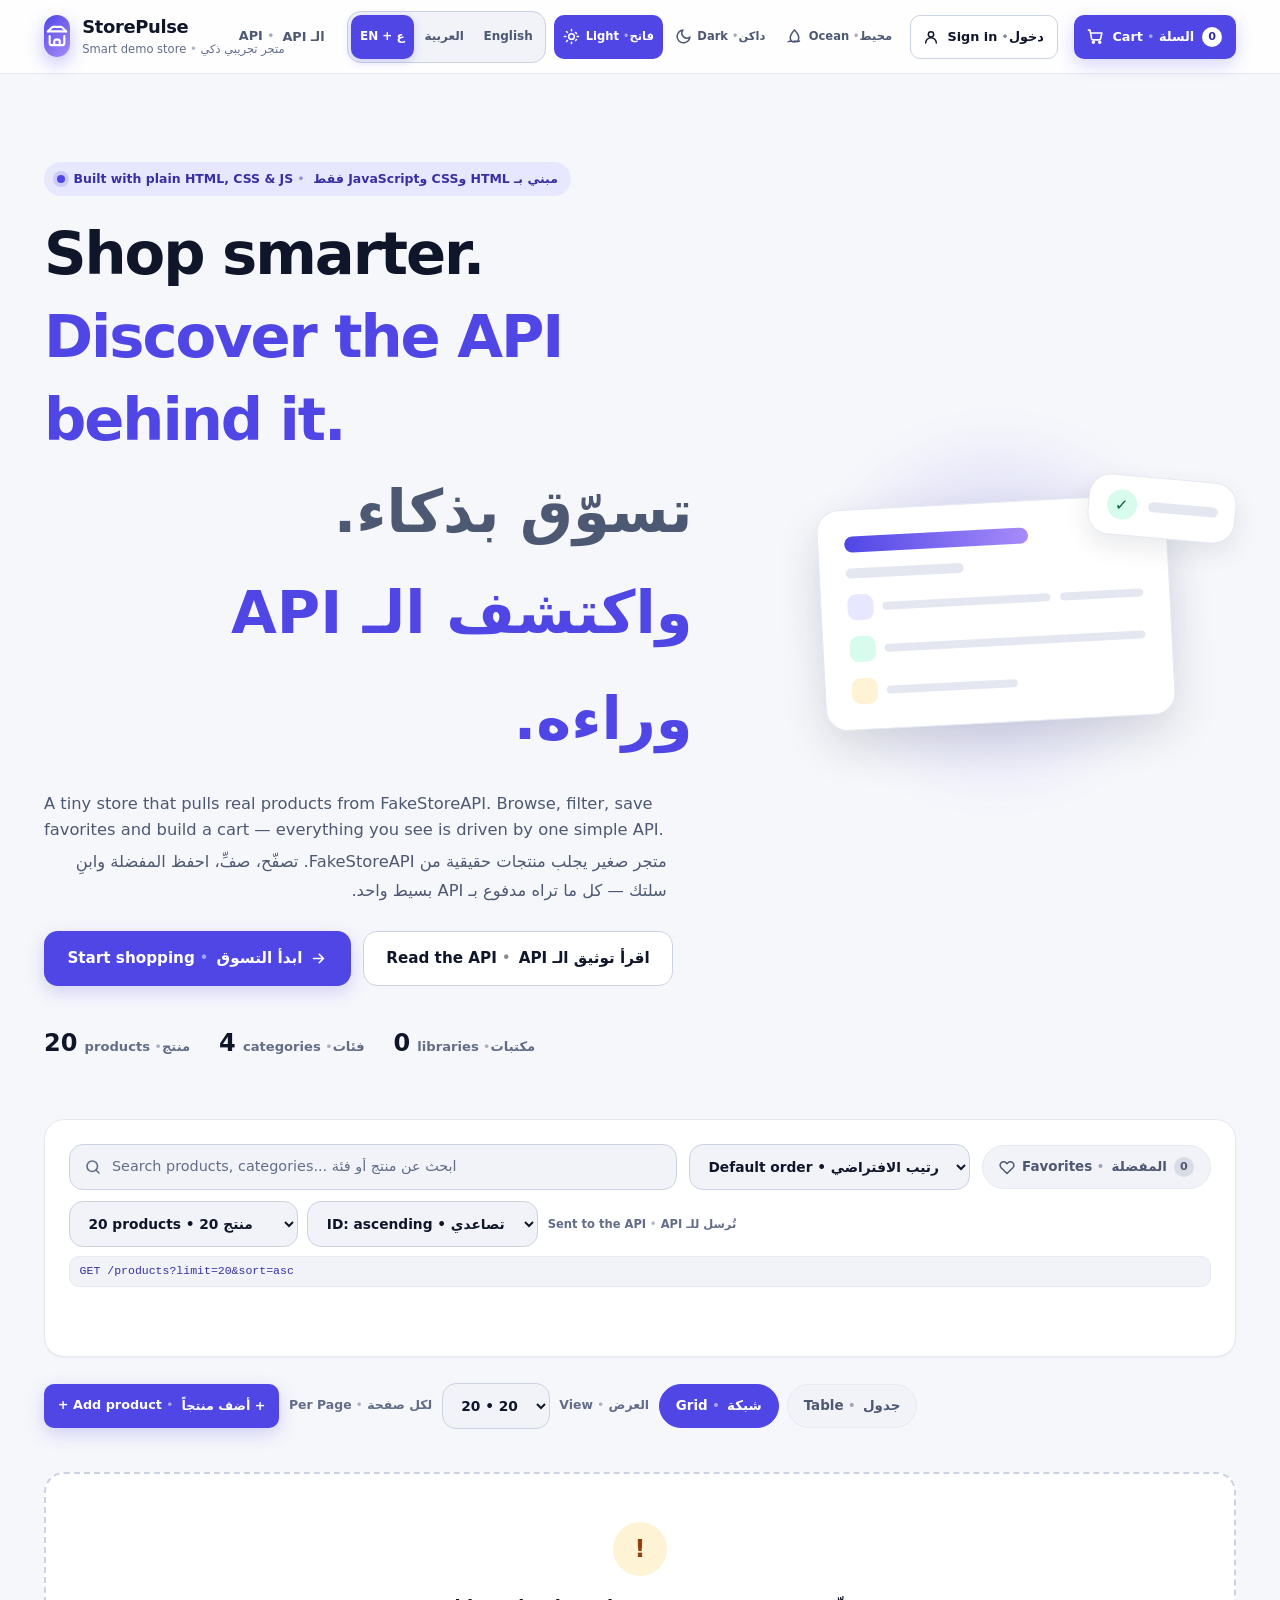
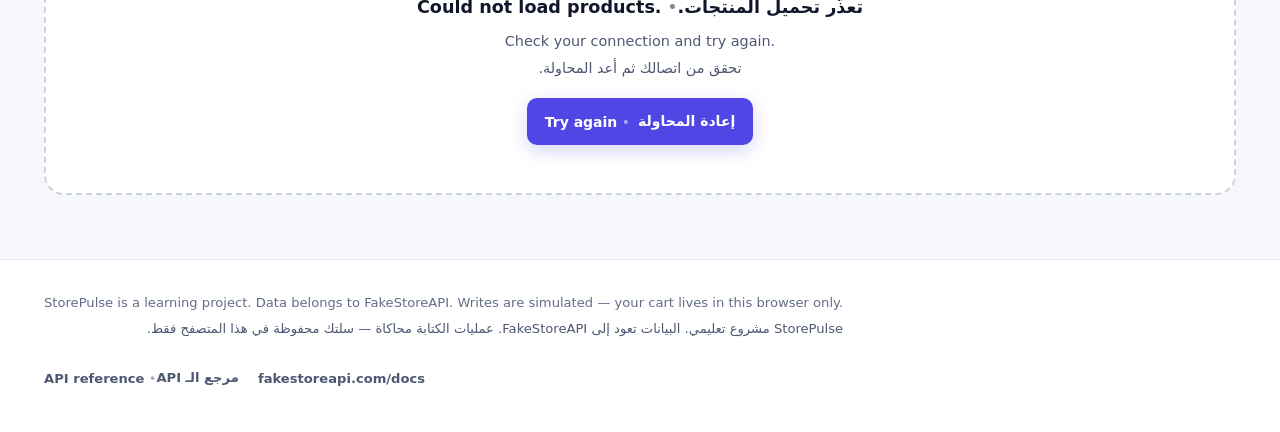
<file: index.html>
<!DOCTYPE html>
<!--
  StorePulse — متجر الكتروني تعليمي مبني على FakeStoreAPI.
  ملفات التشغيل: index.html (الهيكل) + style.css (المظهر) + script.js (السلوك).
  api.html مرجع محلي للـ API، وevidence/ للاختبارات؛ لا framework ولا مكتبات خارجية.
  كل نص ظاهر له نسختان: إنجليزية وعربية، والسكربت يبدّل بينهما عبر data-lang.
-->
<html lang="en" data-theme="light" data-lang="both" dir="ltr">
<head>
  <meta charset="UTF-8">
  <meta name="viewport" content="width=device-width, initial-scale=1.0, viewport-fit=cover">
  <meta name="theme-color" content="#4f46e5">
  <meta name="description" content="StorePulse — متجر تعليمي ثنائي اللغة يستخدم FakeStoreAPI بـ HTML وCSS وJavaScript فقط.">

  <!-- سياسة أمان المحتوى: ملفات منفصلة لذلك لا نسمح بـ unsafe-inline للسكربتات.
       connect-src و img-src محددان على fakestoreapi.com فقط. -->
  <meta http-equiv="Content-Security-Policy" content="
    default-src 'self';
    connect-src 'self' https://fakestoreapi.com;
    img-src 'self' https://fakestoreapi.com data:;
    style-src 'self' https://fonts.googleapis.com;
    font-src 'self' https://fonts.gstatic.com;
    script-src 'self';
    object-src 'none';
    base-uri 'self';
    form-action 'self';
  ">

  <link rel="preconnect" href="https://fonts.googleapis.com">
  <link rel="preconnect" href="https://fonts.gstatic.com" crossorigin>
  <link href="https://fonts.googleapis.com/css2?family=Plus+Jakarta+Sans:wght@400;500;600;700;800&family=IBM+Plex+Sans+Arabic:wght@400;500;600;700&display=swap" rel="stylesheet">
  <link rel="stylesheet" href="style.css">

  <title>StorePulse • متجر تعليمي • FakeStoreAPI</title>
</head>

<body>
  <!-- رابط التخطي: أول محطة للكيبورد، يظهر عند التركيز فقط -->
  <a class="skip-link" href="#main-content">
    <span class="bi-en" lang="en">Skip to content</span>
    <span class="bi-ar" lang="ar" dir="rtl">تخطَّ إلى المحتوى</span>
  </a>

  <!-- شريط تقدّم القراءة -->
  <div class="scroll-progress" id="scroll-progress" aria-hidden="true"></div>

  <!-- ==================== الهيدر ==================== -->
  <header class="app-header" id="app-header">
    <div class="header-container">
      <a class="brand" href="#main-content" aria-label="StorePulse — home">
        <span class="brand-logo" aria-hidden="true">
          <svg viewBox="0 0 24 24" width="22" height="22" fill="none" stroke="currentColor" stroke-width="2.3" stroke-linecap="round" stroke-linejoin="round">
            <path d="m2 7 4.4-4.4A2 2 0 0 1 7.8 2h8.4a2 2 0 0 1 1.4.6L22 7"/>
            <path d="M4 12v8a2 2 0 0 0 2 2h12a2 2 0 0 0 2-2v-8"/>
            <path d="M15 22v-4a2 2 0 0 0-2-2h-2a2 2 0 0 0-2 2v4"/>
            <path d="M2 7h20"/>
          </svg>
        </span>
        <span class="brand-text">
          <span class="brand-title">StorePulse</span>
          <span class="brand-subtitle">
            <span class="bi-en" lang="en">Smart demo store</span>
            <span class="bi-ar" lang="ar" dir="rtl">متجر تجريبي ذكي</span>
          </span>
        </span>
      </a>

      <!-- M3.3: زر قائمة مصنوع يدوياً (HTML + CSS + JS)، يظهر على الهواتف فقط -->
      <button class="btn btn-icon menu-toggle" id="menu-toggle" type="button"
              aria-label="Open menu • فتح القائمة" aria-expanded="false" aria-controls="header-actions">
        <span aria-hidden="true"></span><span aria-hidden="true"></span><span aria-hidden="true"></span>
      </button>

      <!-- M1.2: nav landmark للإجراءات/الروابط الأساسية في الرأس -->
      <nav class="header-actions" id="header-actions" aria-label="Header actions • إجراءات الهيدر">
        <a class="btn btn-ghost btn-sm header-api-link" href="api.html">
          <span class="bi-en" lang="en">API</span>
          <span class="bi-ar" lang="ar" dir="rtl">الـ API</span>
        </a>

        <!-- مبدّل اللغة: ثلاثة أوضاع، نفس فكرة صفحة المرجع -->
        <fieldset class="lang-switch" aria-label="Language • اللغة">
          <legend class="sr-only">Language • اللغة</legend>
          <input type="radio" name="shop-lang" id="lang-both" value="both" checked>
          <label for="lang-both" title="English + العربية"><span class="lang-full">EN + ع</span><span class="lang-short" aria-hidden="true"> both</span></label>
          <input type="radio" name="shop-lang" id="lang-ar" value="ar">
          <label for="lang-ar" title="العربية"><span class="lang-full">العربية</span><span class="lang-short" aria-hidden="true">ع</span></label>
          <input type="radio" name="shop-lang" id="lang-en" value="en">
          <label for="lang-en" title="English"><span class="lang-full">English</span><span class="lang-short" aria-hidden="true">EN</span></label>
        </fieldset>

        <!-- M3.5: ثلاث ثيمات واضحة؛ التبديل يغيّر data-theme فقط -->
        <fieldset class="theme-switch" aria-label="Theme • الثيم">
          <legend class="sr-only">Theme • الثيم</legend>
          <input type="radio" name="shop-theme" id="theme-light" value="light" checked>
          <label for="theme-light" title="Light • فاتح">
            <svg viewBox="0 0 24 24" width="17" height="17" fill="none" stroke="currentColor" stroke-width="2.2" stroke-linecap="round" stroke-linejoin="round" aria-hidden="true"><circle cx="12" cy="12" r="4"/><path d="M12 2v2M12 20v2M4.9 4.9l1.4 1.4M17.7 17.7l1.4-1.4M2 12h2M20 12h2M4.9 19.1l1.4-1.4M17.7 6.3l1.4 1.4"/></svg>
            <span class="theme-text"><span class="bi-en" lang="en">Light</span><span class="bi-ar" lang="ar" dir="rtl">فاتح</span></span>
          </label>
          <input type="radio" name="shop-theme" id="theme-dark" value="dark">
          <label for="theme-dark" title="Dark • داكن">
            <svg viewBox="0 0 24 24" width="17" height="17" fill="none" stroke="currentColor" stroke-width="2.2" stroke-linecap="round" stroke-linejoin="round" aria-hidden="true"><path d="M21 12.8A9 9 0 1 1 11.2 3a7 7 0 0 0 9.8 9.8z"/></svg>
            <span class="theme-text"><span class="bi-en" lang="en">Dark</span><span class="bi-ar" lang="ar" dir="rtl">داكن</span></span>
          </label>
          <input type="radio" name="shop-theme" id="theme-ocean" value="ocean">
          <label for="theme-ocean" title="Ocean • محيط">
            <svg viewBox="0 0 24 24" width="17" height="17" fill="none" stroke="currentColor" stroke-width="2.2" stroke-linecap="round" stroke-linejoin="round" aria-hidden="true"><path d="M12 2.7s6 6.4 6 11a6 6 0 0 1-12 0c0-4.6 6-11 6-11z"/><path d="M3 19.5c1.6 0 1.6-1 3.2-1s1.6 1 3.2 1 1.6-1 3.2-1 1.6 1 3.2 1 1.6-1 3.2-1"/></svg>
            <span class="theme-text"><span class="bi-en" lang="en">Ocean</span><span class="bi-ar" lang="ar" dir="rtl">محيط</span></span>
          </label>
        </fieldset>

        <button class="btn btn-outline btn-sm header-login" id="btn-login" type="button">
          <svg viewBox="0 0 24 24" width="16" height="16" fill="none" stroke="currentColor" stroke-width="2.2" stroke-linecap="round" stroke-linejoin="round" aria-hidden="true"><circle cx="12" cy="8" r="4"/><path d="M4 21a8 8 0 0 1 16 0"/></svg>
          <span id="login-label">
            <span class="bi-en" lang="en">Sign in</span>
            <span class="bi-ar" lang="ar" dir="rtl">دخول</span>
          </span>
        </button>
        <!-- M8.3: يظهران بعد الدخول فقط؛ التوكن يُرسل إلى نطاق الـ API نفسه فقط -->
        <button class="btn btn-outline btn-sm header-login" id="btn-bearer-check" type="button" hidden>
          <span class="bi-en" lang="en">Check token</span>
          <span class="bi-ar" lang="ar" dir="rtl">تحقق من التوكن</span>
        </button>
        <button class="btn btn-outline btn-sm header-login" id="btn-logout" type="button" hidden>
          <span class="bi-en" lang="en">Log out</span>
          <span class="bi-ar" lang="ar" dir="rtl">خروج</span>
        </button>
      </nav>

      <!-- السلة تبقى ظاهرة خارج القائمة حتى على الهاتف -->
      <div class="header-cart">
        <button class="btn btn-primary btn-sm cart-button" id="btn-cart" type="button" aria-label="Open cart • فتح السلة">
          <svg viewBox="0 0 24 24" width="17" height="17" fill="none" stroke="currentColor" stroke-width="2.2" stroke-linecap="round" stroke-linejoin="round" aria-hidden="true"><circle cx="9" cy="20" r="1.4"/><circle cx="18" cy="20" r="1.4"/><path d="M2 3h2.2l2.3 12.2a2 2 0 0 0 2 1.6h8.7a2 2 0 0 0 2-1.6L21 7H5.3"/></svg>
          <span class="btn-text">
            <span class="bi-en" lang="en">Cart</span>
            <span class="bi-ar" lang="ar" dir="rtl">السلة</span>
          </span>
          <span class="cart-count" id="cart-count" aria-live="polite">0</span>
        </button>
      </div>
    </div>
  </header>

  <!-- ==================== المحتوى ==================== -->
  <main class="main" id="main-content" tabindex="-1">

    <!-- قسم البداية -->
    <section class="hero" aria-labelledby="hero-title">
      <div>
        <p class="eyebrow"><span class="eyebrow-dot"></span>
          <span class="bi-en" lang="en">Built with plain HTML, CSS &amp; JS</span>
          <span class="bi-ar" lang="ar" dir="rtl">مبني بـ HTML وCSS وJavaScript فقط</span>
        </p>

        <h1 id="hero-title">
          <span class="bi-en bi-block" lang="en">Shop smarter.<br><em>Discover the API behind it.</em></span>
          <span class="bi-ar bi-block" lang="ar" dir="rtl">تسوّق بذكاء.<br><em>واكتشف الـ API وراءه.</em></span>
        </h1>

        <p class="hero-lead">
          <span class="bi-en bi-block" lang="en">A tiny store that pulls real products from FakeStoreAPI. Browse, filter, save favorites and build a cart — everything you see is driven by one simple API.</span>
          <span class="bi-ar bi-block" lang="ar" dir="rtl">متجر صغير يجلب منتجات حقيقية من FakeStoreAPI. تصفّح، صفِّ، احفظ المفضلة وابنِ سلتك — كل ما تراه مدفوع بـ API بسيط واحد.</span>
        </p>

        <div class="hero-actions">
          <a class="btn btn-primary btn-lg" href="#products">
            <span class="bi-en" lang="en">Start shopping</span>
            <span class="bi-ar" lang="ar" dir="rtl">ابدأ التسوق</span>
            <svg viewBox="0 0 24 24" width="17" height="17" fill="none" stroke="currentColor" stroke-width="2.3" stroke-linecap="round" stroke-linejoin="round" aria-hidden="true"><path d="M5 12h14M13 6l6 6-6 6"/></svg>
          </a>
          <a class="btn btn-outline btn-lg" href="api.html">
            <span class="bi-en" lang="en">Read the API</span>
            <span class="bi-ar" lang="ar" dir="rtl">اقرأ توثيق الـ API</span>
          </a>
        </div>

        <dl class="hero-stats">
          <div><dt>20</dt><dd><span class="bi-en" lang="en">products</span><span class="bi-ar" lang="ar" dir="rtl">منتج</span></dd></div>
          <div><dt>4</dt><dd><span class="bi-en" lang="en">categories</span><span class="bi-ar" lang="ar" dir="rtl">فئات</span></dd></div>
          <div><dt>0</dt><dd><span class="bi-en" lang="en">libraries</span><span class="bi-ar" lang="ar" dir="rtl">مكتبات</span></dd></div>
        </dl>
      </div>

      <!-- بطاقة زخرفية صغيرة تعطي إحساس "لوحة تحكم" -->
      <div class="hero-art" aria-hidden="true">
        <div class="art-glow"></div>
        <div class="art-card art-card-main">
          <div class="art-line art-line-lg"></div>
          <div class="art-line art-line-sm"></div>
          <div class="art-row"><span class="art-dot"></span><span class="art-pill"></span><span class="art-pill short"></span></div>
          <div class="art-row"><span class="art-dot green"></span><span class="art-pill"></span></div>
          <div class="art-row"><span class="art-dot amber"></span><span class="art-pill short"></span></div>
        </div>
        <div class="art-card art-card-float">
          <span class="art-check">✓</span>
          <span class="art-line art-line-sm"></span>
        </div>
      </div>
    </section>

    <!-- شريط الأدوات والفئات -->
    <section class="controls" id="products" aria-labelledby="controls-title">
      <h2 id="controls-title" class="sr-only">
        <span class="bi-en" lang="en">Product filters</span>
        <span class="bi-ar" lang="ar" dir="rtl">فلاتر المنتجات</span>
      </h2>

      <div class="toolbar">
        <div class="search-field">
          <svg viewBox="0 0 24 24" width="18" height="18" fill="none" stroke="currentColor" stroke-width="2.2" stroke-linecap="round" aria-hidden="true"><circle cx="11" cy="11" r="7"/><path d="m20 20-4-4"/></svg>
          <label class="sr-only" for="search-input">
            <span class="bi-en" lang="en">Search products</span>
            <span class="bi-ar" lang="ar" dir="rtl">ابحث في المنتجات</span>
          </label>
          <input id="search-input" type="search" autocomplete="off" spellcheck="false" placeholder="Search products, categories... ابحث عن منتج أو فئة">
        </div>

        <label class="sort-field" for="sort-select">
          <span class="sr-only">
            <span class="bi-en" lang="en">Sort products</span>
            <span class="bi-ar" lang="ar" dir="rtl">ترتيب المنتجات</span>
          </span>
          <select id="sort-select">
            <option value="default">Default order • الترتيب الافتراضي</option>
            <option value="price-asc">Price: low • السعر: الأقل أولاً</option>
            <option value="price-desc">Price: high • السعر: الأعلى أولاً</option>
            <option value="rating-desc">Top rated • التقييم: الأعلى أولاً</option>
            <option value="title-asc">Name: A–Z • الاسم: أ–ي</option>
          </select>
        </label>

        <button class="chip chip-fav" id="btn-favorites" type="button" aria-pressed="false">
          <svg viewBox="0 0 24 24" width="16" height="16" fill="none" stroke="currentColor" stroke-width="2.2" stroke-linecap="round" stroke-linejoin="round" aria-hidden="true"><path d="M20.8 5.6a5.2 5.2 0 0 0-7.4 0L12 7l-1.4-1.4a5.2 5.2 0 1 0-7.4 7.4L12 21.8l8.8-8.8a5.2 5.2 0 0 0 0-7.4z"/></svg>
          <span class="bi-en" lang="en">Favorites</span>
          <span class="bi-ar" lang="ar" dir="rtl">المفضلة</span>
          <span class="fav-count" id="fav-count">0</span>
        </button>
      </div>

      <!-- M9: آخر خمس عمليات بحث محفوظة في localStorage، قابلة لإعادة الاستخدام -->
      <div class="recent-searches" id="recent-searches-box" hidden>
        <strong class="recent-label">
          <span class="bi-en" lang="en">Recent searches</span>
          <span class="bi-ar" lang="ar" dir="rtl">آخر عمليات البحث</span>
        </strong>
        <ul class="recent-list" id="recent-searches-list"></ul>
        <button class="btn btn-outline btn-sm" id="btn-clear-recent" type="button">
          <span class="bi-en" lang="en">Clear</span><span class="bi-ar" lang="ar" dir="rtl">مسح</span>
        </button>
      </div>

      <!-- معاملات تُرسل للـ API فعلياً كـ query parameters (تظهر في Network → Payload) -->
      <div class="api-controls" role="group" aria-label="API query parameters • معاملات الـ API">
        <label class="sort-field" for="limit-select">
          <span class="sr-only">
            <span class="bi-en" lang="en">Number of products</span>
            <span class="bi-ar" lang="ar" dir="rtl">عدد المنتجات</span>
          </span>
          <select id="limit-select" title="Sent as ?limit= ... • يُرسل كـ limit">
            <option value="20">20 products • 20 منتج</option>
            <option value="10">10 products • 10 منتجات</option>
            <option value="5">5 products • 5 منتجات</option>
          </select>
        </label>

        <label class="sort-field" for="id-sort-select">
          <span class="sr-only">
            <span class="bi-en" lang="en">Sort by ID on the server</span>
            <span class="bi-ar" lang="ar" dir="rtl">ترتيب حسب المعرّف على السيرفر</span>
          </span>
          <select id="id-sort-select" title="Sent as ?sort=asc|desc • FakeStoreAPI applies limit before sort">
            <option value="asc">ID: ascending • تصاعدي</option>
            <option value="desc">ID: descending • تنازلي</option>
          </select>
        </label>

        <span class="api-note">
          <span class="bi-en" lang="en">Sent to the API</span>
          <span class="bi-ar" lang="ar" dir="rtl">تُرسل للـ API</span>
        </span>
      </div>

      <!-- M1.2: aside لمعلومة تكميلية (الطلب الحالي) داخل القسم بدل div بلا معنى -->
      <aside aria-label="Current API request • الطلب الحالي للـ API">
        <p class="request-url" id="request-url" aria-live="polite"></p>
      </aside>

      <!-- M1.2 + M1.3: nav وul/li للفئات؛ تُبنى من GET /products/categories -->
      <nav aria-label="Product categories • فئات المنتجات">
        <ul class="chips" id="category-chips"></ul>
      </nav>

      <p class="result-count" id="result-count" aria-live="polite"></p>
    </section>

    <!-- شبكة المنتجات -->
    <section class="products-section" aria-labelledby="products-heading">
      <h2 id="products-heading" class="sr-only">
        <span class="bi-en" lang="en">Products</span>
        <span class="bi-ar" lang="ar" dir="rtl">المنتجات</span>
      </h2>
      <!-- M6: أدوات تصفح محلية، منفصلة عن معاملات الـ API في الشريط أعلاه -->
      <div class="browse-controls" role="group" aria-label="Browsing controls • أدوات التصفح">
        <button class="btn btn-primary btn-sm" id="btn-add-product" type="button">
          <span class="bi-en" lang="en">+ Add product</span>
          <span class="bi-ar" lang="ar" dir="rtl">+ أضف منتجاً</span>
        </button>
        <span class="control-label">
          <span class="bi-en" lang="en">Per Page</span>
          <span class="bi-ar" lang="ar" dir="rtl">لكل صفحة</span>
        </span>
        <label class="sort-field" for="per-page-select">
          <span class="sr-only">
            <span class="bi-en" lang="en">Products per page</span>
            <span class="bi-ar" lang="ar" dir="rtl">عدد المنتجات في الصفحة</span>
          </span>
          <select id="per-page-select" title="Client-side page size • حجم الصفحة محلياً">
            <option value="5">5 • 5</option>
            <option value="10">10 • 10</option>
            <option value="20">20 • 20</option>
          </select>
        </label>

        <span class="control-label">
          <span class="bi-en" lang="en">View</span>
          <span class="bi-ar" lang="ar" dir="rtl">العرض</span>
        </span>
        <div class="view-switch" role="group" aria-label="View mode • طريقة العرض">
          <button class="chip" id="view-grid" type="button" aria-pressed="true">
            <span class="bi-en" lang="en">Grid</span>
            <span class="bi-ar" lang="ar" dir="rtl">شبكة</span>
          </button>
          <button class="chip" id="view-table" type="button" aria-pressed="false">
            <span class="bi-en" lang="en">Table</span>
            <span class="bi-ar" lang="ar" dir="rtl">جدول</span>
          </button>
        </div>
      </div>

      <div class="product-grid" id="product-grid"></div>

      <!-- M6.3/M6.4: جدول حقيقي داخل حاوية تمرير أفقي خاصة به -->
      <div class="table-wrap" id="table-wrap" hidden>
        <table class="product-table" id="product-table">
          <caption id="table-caption"></caption>
          <thead>
            <tr>
              <th scope="col"><span class="bi-en" lang="en">Image</span><span class="bi-ar" lang="ar" dir="rtl">الصورة</span></th>
              <th scope="col"><span class="bi-en" lang="en">Title</span><span class="bi-ar" lang="ar" dir="rtl">العنوان</span></th>
              <th scope="col"><span class="bi-en" lang="en">Category</span><span class="bi-ar" lang="ar" dir="rtl">التصنيف</span></th>
              <th scope="col"><span class="bi-en" lang="en">Price</span><span class="bi-ar" lang="ar" dir="rtl">السعر</span></th>
              <th scope="col"><span class="bi-en" lang="en">Rating</span><span class="bi-ar" lang="ar" dir="rtl">التقييم</span></th>
              <th scope="col"><span class="bi-en" lang="en">Actions</span><span class="bi-ar" lang="ar" dir="rtl">إجراءات</span></th>
            </tr>
          </thead>
          <tbody id="product-table-body"></tbody>
        </table>
      </div>

      <!-- M6.1: تنقّل صفحات مع aria-label وaria-current على الصفحة الحالية -->
      <nav class="pagination" id="pagination" aria-label="Products pages • صفحات المنتجات" hidden>
        <button class="btn" id="page-prev" type="button">
          <span class="bi-en" lang="en">Previous</span>
          <span class="bi-ar" lang="ar" dir="rtl">السابق</span>
        </button>
        <ul class="page-list" id="page-list"></ul>
        <button class="btn" id="page-next" type="button">
          <span class="bi-en" lang="en">Next</span>
          <span class="bi-ar" lang="ar" dir="rtl">التالي</span>
        </button>
      </nav>
      <p class="page-status" id="page-status" aria-live="polite"></p>

      <div class="state-box" id="state-box" hidden>
        <div class="state-icon" aria-hidden="true">!</div>
        <h3 id="state-title"></h3>
        <p id="state-text"></p>
        <button class="btn btn-primary" id="btn-retry" type="button">
          <span class="bi-en" lang="en">Try again</span>
          <span class="bi-ar" lang="ar" dir="rtl">إعادة المحاولة</span>
        </button>
      </div>
    </section>
  </main>

  <!-- ==================== التذييل ==================== -->
  <footer class="footer">
    <div class="footer-inner">
      <p>
        <span class="bi-en bi-block" lang="en">StorePulse is a learning project. Data belongs to FakeStoreAPI. Writes are simulated — your cart lives in this browser only.</span>
        <span class="bi-ar bi-block" lang="ar" dir="rtl">StorePulse مشروع تعليمي. البيانات تعود إلى FakeStoreAPI. عمليات الكتابة محاكاة — سلتك محفوظة في هذا المتصفح فقط.</span>
      </p>
      <ul class="footer-links" aria-label="Footer links • روابط التذييل">
        <li>
          <a href="api.html">
            <span class="bi-en" lang="en">API reference</span>
            <span class="bi-ar" lang="ar" dir="rtl">مرجع الـ API</span>
          </a>
        </li>
        <li>
          <a href="https://fakestoreapi.com/docs" target="_blank" rel="noopener noreferrer">fakestoreapi.com/docs</a>
        </li>
      </ul>
    </div>
  </footer>

  <!-- زر الع للأعلى -->
  <button class="back-to-top" id="back-to-top" type="button" aria-label="Back to top • العودة للأعلى">
    <svg viewBox="0 0 24 24" width="20" height="20" fill="none" stroke="currentColor" stroke-width="2.4" stroke-linecap="round" stroke-linejoin="round"><path d="M12 19V5M6 11l6-6 6 6"/></svg>
  </button>

  <!-- M1.6: قالب بطاقة المنتج — يُستنسخ في script.js بدل بناء نفس HTML يدوياً -->
  <template id="product-card-template">
    <article class="card">
      <button class="card-media" type="button" data-action="details" aria-label="View details • عرض التفاصيل">
        <img alt="" loading="lazy" width="500" height="500">
      </button>
      <span class="card-badge" data-category></span>
      <button class="btn-fav" type="button" data-action="favorite" aria-pressed="false" aria-label="Add to favorites • أضف للمفضلة">
        <svg viewBox="0 0 24 24" width="16" height="16" fill="none" stroke="currentColor" stroke-width="2.2" stroke-linecap="round" stroke-linejoin="round" aria-hidden="true"><path d="M20.8 5.6a5.2 5.2 0 0 0-7.4 0L12 7l-1.4-1.4a5.2 5.2 0 1 0-7.4 7.4L12 21.8l8.8-8.8a5.2 5.2 0 0 0 0-7.4z"/></svg>
      </button>
      <div class="card-body">
        <h3 class="card-title"></h3>
        <p class="card-desc"></p>
        <div class="rating">
          <svg viewBox="0 0 24 24" width="14" height="14" aria-hidden="true"><path d="m12 2 3 6.2 6.8 1-4.9 4.8 1.2 6.8-6.1-3.2-6.1 3.2 1.2-6.8L2.2 9.2 9 8.2z"/></svg>
          <span class="rate"></span>
          <span class="rating-count"></span>
        </div>
        <div class="card-footer">
          <strong class="price"></strong>
          <button class="btn btn-primary add-btn" type="button" data-action="add">
            <span class="add-label"></span>
            <svg viewBox="0 0 24 24" width="15" height="15" fill="none" stroke="currentColor" stroke-width="2.4" stroke-linecap="round" aria-hidden="true"><path d="M12 5v14M5 12h14"/></svg>
          </button>
        </div>
        <!-- M8.2: وسائل واضحة للتعديل والحذف داخل البطاقة -->
        <div class="card-manage">
          <button class="btn btn-outline btn-xs" type="button" data-action="edit" aria-label="Edit product • تعديل المنتج">
            <span class="bi-en" lang="en">Edit</span><span class="bi-ar" lang="ar" dir="rtl">تعديل</span>
          </button>
          <button class="btn btn-outline btn-xs btn-danger" type="button" data-action="delete" aria-label="Delete product • حذف المنتج">
            <span class="bi-en" lang="en">Delete</span><span class="bi-ar" lang="ar" dir="rtl">حذف</span>
          </button>
        </div>
      </div>
    </article>
  </template>

  <!-- ==================== النوافذ (dialog) ==================== -->
  <dialog id="product-dialog" class="dialog dialog-product" aria-label="Product details • تفاصيل المنتج">
    <div class="dialog-card">
      <button class="dialog-close btn btn-icon" type="button" data-close-dialog aria-label="Close • إغلاق">
        <svg viewBox="0 0 24 24" width="18" height="18" fill="none" stroke="currentColor" stroke-width="2.4" stroke-linecap="round"><path d="M6 6l12 12M18 6 6 18"/></svg>
      </button>
      <div id="product-dialog-body"></div>
    </div>
  </dialog>

  <dialog id="cart-dialog" class="dialog" aria-label="Shopping cart • سلة التسوق">
    <div class="dialog-card">
      <header class="dialog-head">
        <h2>
          <span class="bi-en" lang="en">Your cart</span>
          <span class="bi-ar" lang="ar" dir="rtl">سلتك</span>
        </h2>
        <button class="dialog-close btn btn-icon" type="button" data-close-dialog aria-label="Close • إغلاق">
          <svg viewBox="0 0 24 24" width="18" height="18" fill="none" stroke="currentColor" stroke-width="2.4" stroke-linecap="round"><path d="M6 6l12 12M18 6 6 18"/></svg>
        </button>
      </header>

      <div class="cart-items" id="cart-items"></div>

      <div class="cart-summary">
        <span>
          <span class="bi-en" lang="en">Subtotal</span>
          <span class="bi-ar" lang="ar" dir="rtl">المجموع</span>
        </span>
        <strong id="cart-total">$0.00</strong>
      </div>
      <p class="simulation-note">
        <span class="bi-en" lang="en">Demo checkout: the API only simulates orders, so this tab keeps a copy in memory only (not in browser storage).</span>
        <span class="bi-ar" lang="ar" dir="rtl">دفع تجريبي: الـ API يحاكي الطلبات فقط، لذلك تحتفظ هذه التبويب بنسخة في الذاكرة فقط (لا في تخزين المتصفح).</span>
      </p>

      <div class="dialog-actions">
        <button class="btn btn-primary btn-block btn-lg" id="btn-checkout" type="button">
          <span>
            <span class="bi-en" lang="en">Place demo order</span>
            <span class="bi-ar" lang="ar" dir="rtl">تأكيد الطلب التجريبي</span>
          </span>
          <span class="btn-spinner" aria-hidden="true"></span>
        </button>
        <button class="btn btn-outline btn-block" type="button" data-close-dialog>
          <span class="bi-en" lang="en">Continue shopping</span>
          <span class="bi-ar" lang="ar" dir="rtl">متابعة التسوق</span>
        </button>
      </div>

      <details class="orders-details">
        <summary>
          <span class="bi-en" lang="en">Orders in this tab</span>
          <span class="bi-ar" lang="ar" dir="rtl">طلبات هذه التبويب</span>
        </summary>
        <div id="orders-list"></div>
      </details>
    </div>
  </dialog>

  <dialog id="login-dialog" class="dialog" aria-label="Sign in • تسجيل الدخول">
    <form class="dialog-card" id="login-form" novalidate>
      <header class="dialog-head">
        <h2>
          <span class="bi-en" lang="en">Sign in (demo)</span>
          <span class="bi-ar" lang="ar" dir="rtl">تسجيل الدخول (تجريبي)</span>
        </h2>
        <button class="dialog-close btn btn-icon" type="button" data-close-dialog aria-label="Close • إغلاق">
          <svg viewBox="0 0 24 24" width="18" height="18" fill="none" stroke="currentColor" stroke-width="2.4" stroke-linecap="round"><path d="M6 6l12 12M18 6 6 18"/></svg>
        </button>
      </header>

      <p class="dialog-lead">
        <span class="bi-en bi-block" lang="en">Demo sign-in with FakeStoreAPI: token and username are kept in sessionStorage for this tab only. Your password is never saved or printed. This is educational, not production authentication.</span>
        <span class="bi-ar bi-block" lang="ar" dir="rtl">دخول تجريبي عبر FakeStoreAPI: يُحفظ التوكن واسم المستخدم في sessionStorage لهذا التبويب فقط. لا تُحفظ كلمة المرور ولا تُطبع أبداً. هذا تعليمي وليس مصادقة إنتاجية.</span>
      </p>

      <div class="form-row">
        <label for="login-username">
          <span class="bi-en" lang="en">Username</span>
          <span class="bi-ar" lang="ar" dir="rtl">اسم المستخدم</span>
        </label>
        <input id="login-username" name="username" type="text" autocomplete="off" spellcheck="false" required>
      </div>

      <div class="form-row">
        <label for="login-password">
          <span class="bi-en" lang="en">Password</span>
          <span class="bi-ar" lang="ar" dir="rtl">كلمة المرور</span>
        </label>
        <input id="login-password" name="password" type="password" autocomplete="off" required>
      </div>

      <p class="form-error" id="login-error" role="alert" hidden></p>

      <button class="link-btn" id="btn-fill-demo" type="button">
        <span class="bi-en" lang="en">Fill demo credentials (johnd)</span>
        <span class="bi-ar" lang="ar" dir="rtl">عبّئ البيانات التجريبية (johnd)</span>
      </button>

      <div class="dialog-actions">
        <button class="btn btn-primary btn-block btn-lg" type="submit">
          <span class="bi-en" lang="en">Log in</span>
          <span class="bi-ar" lang="ar" dir="rtl">دخول</span>
        </button>
      </div>
    </form>
  </dialog>

  <!-- M8.1/M8.2: نموذج واحد للأضافة والتعديل، مع تحقق يدوي وحماية من التكرار -->
  <dialog id="product-form-dialog" class="dialog dialog-form" aria-label="Product form • نموذج المنتج">
    <form class="dialog-card" id="product-form" novalidate>
      <header class="dialog-head">
        <h2 id="product-form-title"></h2>
        <button class="dialog-close btn btn-icon" type="button" data-close-dialog aria-label="Close • إغلاق">
          <svg viewBox="0 0 24 24" width="18" height="18" fill="none" stroke="currentColor" stroke-width="2.4" stroke-linecap="round"><path d="M6 6l12 12M18 6 6 18"/></svg>
        </button>
      </header>

      <p class="dialog-lead">
        <span class="bi-en bi-block" lang="en">FakeStoreAPI simulates writes: the response is real, but changes are not saved on the server and disappear on reload.</span>
        <span class="bi-ar bi-block" lang="ar" dir="rtl">FakeStoreAPI يحاكي عمليات الكتابة: الاستجابة حقيقية، لكن التغييرات لا تُحفظ على السيرفر وتختفي بعد إعادة التحميل.</span>
      </p>
      <p class="simulation-note" id="draft-note">
        <span class="bi-en" lang="en">Unsent add-product text is kept in this tab only. Cancel keeps it; Discard draft removes it.</span>
        <span class="bi-ar" lang="ar" dir="rtl">نص الإضافة غير المرسل يُحفظ في هذه التبويب فقط. الإلغاء يحتفظ به، و«تجاهل المسودة» يحذفه.</span>
      </p>

      <div class="form-row">
        <label for="product-title">
          <span class="bi-en" lang="en">Title</span><span class="bi-ar" lang="ar" dir="rtl">العنوان</span>
        </label>
        <input id="product-title" name="title" type="text" maxlength="120" required aria-describedby="product-title-error">
        <p class="form-error" id="product-title-error" hidden></p>
      </div>

      <div class="form-row">
        <label for="product-price">
          <span class="bi-en" lang="en">Price (USD)</span><span class="bi-ar" lang="ar" dir="rtl">السعر (دولار)</span>
        </label>
        <input id="product-price" name="price" type="number" min="0.01" step="0.01" required aria-describedby="product-price-error">
        <p class="form-error" id="product-price-error" hidden></p>
      </div>

      <div class="form-row">
        <label for="product-description">
          <span class="bi-en" lang="en">Description</span><span class="bi-ar" lang="ar" dir="rtl">الوصف</span>
        </label>
        <textarea id="product-description" name="description" rows="3" maxlength="500" required aria-describedby="product-description-error"></textarea>
        <p class="form-error" id="product-description-error" hidden></p>
      </div>

      <div class="form-row">
        <label for="product-image">
          <span class="bi-en" lang="en">Image URL</span><span class="bi-ar" lang="ar" dir="rtl">رابط الصورة</span>
        </label>
        <input id="product-image" name="image" type="url" required aria-describedby="product-image-error">
        <p class="form-error" id="product-image-error" hidden></p>
      </div>

      <div class="form-row">
        <label for="product-category">
          <span class="bi-en" lang="en">Category</span><span class="bi-ar" lang="ar" dir="rtl">التصنيف</span>
        </label>
        <select id="product-category" name="category" required aria-describedby="product-category-error"></select>
        <p class="form-error" id="product-category-error" hidden></p>
      </div>

      <p class="form-error" id="product-form-error" role="alert" hidden></p>
      <p class="write-result" id="write-result" role="status" hidden></p>

      <div class="dialog-actions">
        <button class="btn btn-primary btn-block btn-lg" id="product-form-submit" type="submit">
          <span id="product-form-submit-label"></span>
          <span class="btn-spinner" aria-hidden="true"></span>
        </button>
        <button class="btn btn-outline btn-block" id="btn-cancel-product-form" type="button">
          <span class="bi-en" lang="en">Cancel</span><span class="bi-ar" lang="ar" dir="rtl">إلغاء</span>
        </button>
        <button class="btn btn-outline btn-block" id="btn-discard-draft" type="button">
          <span class="bi-en" lang="en">Discard draft</span><span class="bi-ar" lang="ar" dir="rtl">تجاهل المسودة</span>
        </button>
      </div>
    </form>
  </dialog>

  <dialog id="order-dialog" class="dialog" aria-label="Order confirmed • تم تأكيد الطلب">
    <div class="dialog-card order-card">
      <div class="success-mark" aria-hidden="true">✓</div>
      <h2>
        <span class="bi-en" lang="en">Order placed!</span>
        <span class="bi-ar" lang="ar" dir="rtl">تم إنشاء الطلب!</span>
      </h2>
      <p class="dialog-lead">
        <span class="bi-en bi-block" lang="en">The API returned a simulated order. A copy stays in this tab's memory only, so it disappears on reload.</span>
        <span class="bi-ar bi-block" lang="ar" dir="rtl">أعاد الـ API طلباً محاكى. تبقى نسخة في ذاكرة هذه التبويب فقط، لذلك تختفي بعد إعادة التحميل.</span>
      </p>
      <div id="order-summary" class="order-summary"></div>
      <div class="dialog-actions">
        <button class="btn btn-primary btn-block" type="button" data-close-dialog>
          <span class="bi-en" lang="en">Great</span>
          <span class="bi-ar" lang="ar" dir="rtl">حسناً</span>
        </button>
      </div>
    </div>
  </dialog>

  <!-- M1.6 + M8.2: نافذة تأكيد موحّدة؛ أزرارها تُربط في script.js -->
  <dialog id="confirm-dialog" class="dialog dialog-confirm" aria-labelledby="confirm-title" aria-describedby="confirm-message">
    <div class="dialog-card">
      <header class="dialog-head">
        <h2 id="confirm-title">
          <span class="bi-en" lang="en">Please confirm</span>
          <span class="bi-ar" lang="ar" dir="rtl">يرجى التأكيد</span>
        </h2>
        <button class="dialog-close btn btn-icon" type="button" data-close-dialog aria-label="Close • إغلاق">
          <svg viewBox="0 0 24 24" width="18" height="18" fill="none" stroke="currentColor" stroke-width="2.4" stroke-linecap="round"><path d="M6 6l12 12M18 6 6 18"/></svg>
        </button>
      </header>
      <p class="dialog-lead" id="confirm-message"></p>
      <div class="dialog-actions">
        <button class="btn btn-outline" id="confirm-no" type="button">
          <span class="bi-en" lang="en">Cancel</span>
          <span class="bi-ar" lang="ar" dir="rtl">إلغاء</span>
        </button>
        <button class="btn btn-danger" id="confirm-yes" type="button">
          <span class="bi-en" lang="en">Confirm</span>
          <span class="bi-ar" lang="ar" dir="rtl">تأكيد</span>
        </button>
      </div>
    </div>
  </dialog>

  <!-- الإشعارات -->
  <div class="toast-container" id="toast-container" aria-live="polite" aria-atomic="false"></div>

  <script src="script.js" defer></script>
</body>
</html>
</file>
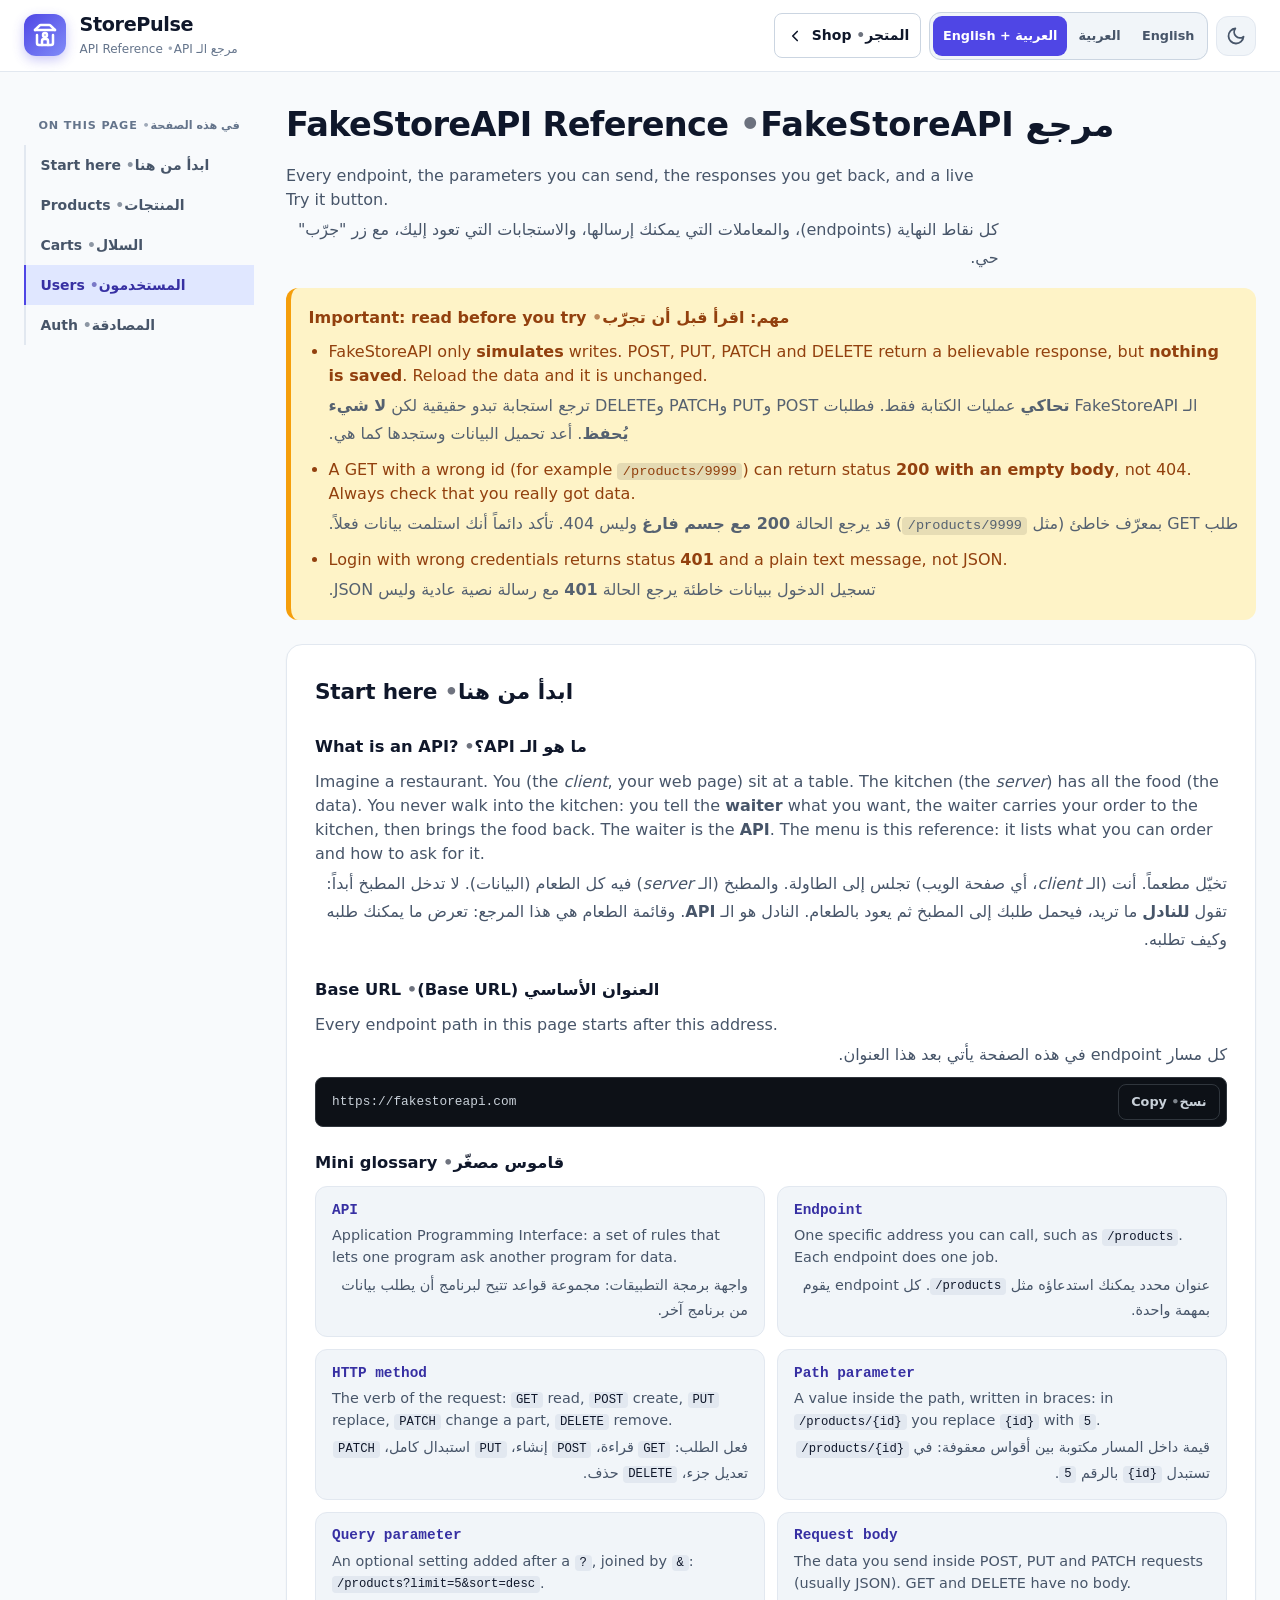
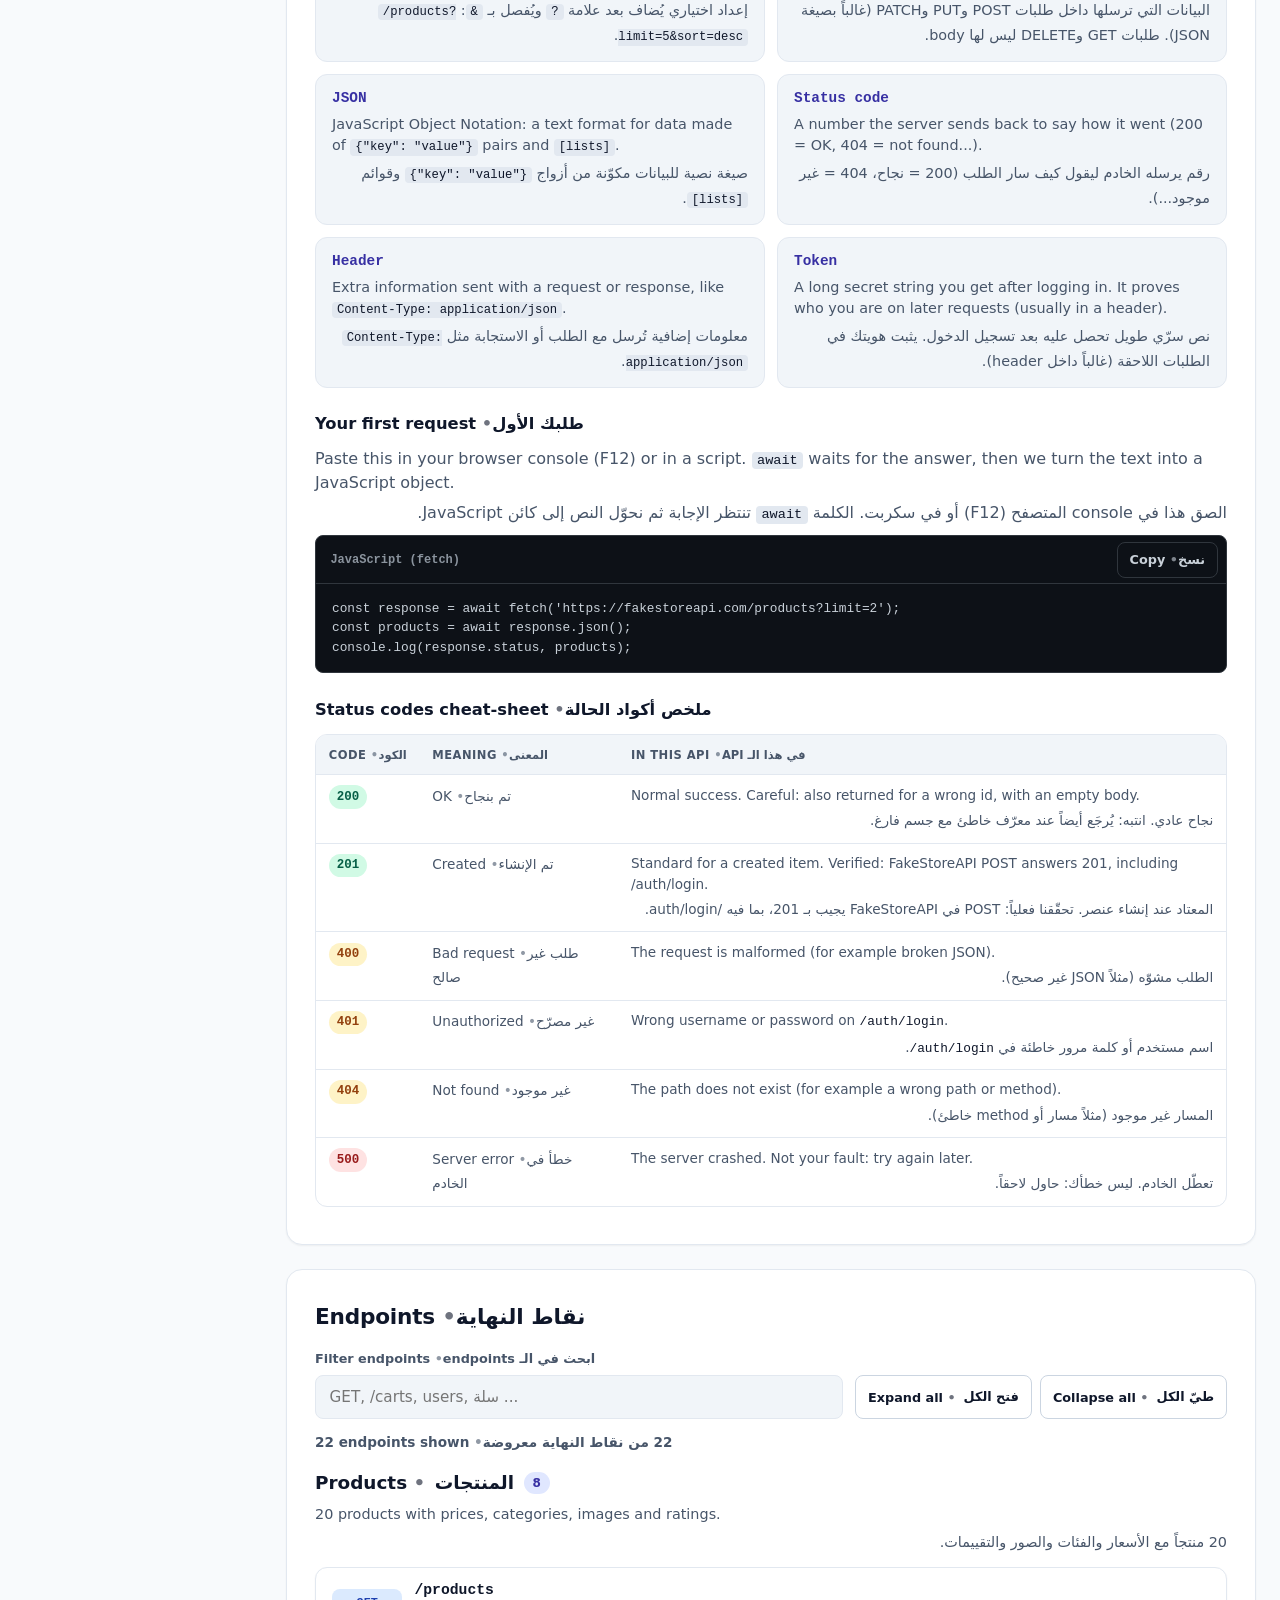
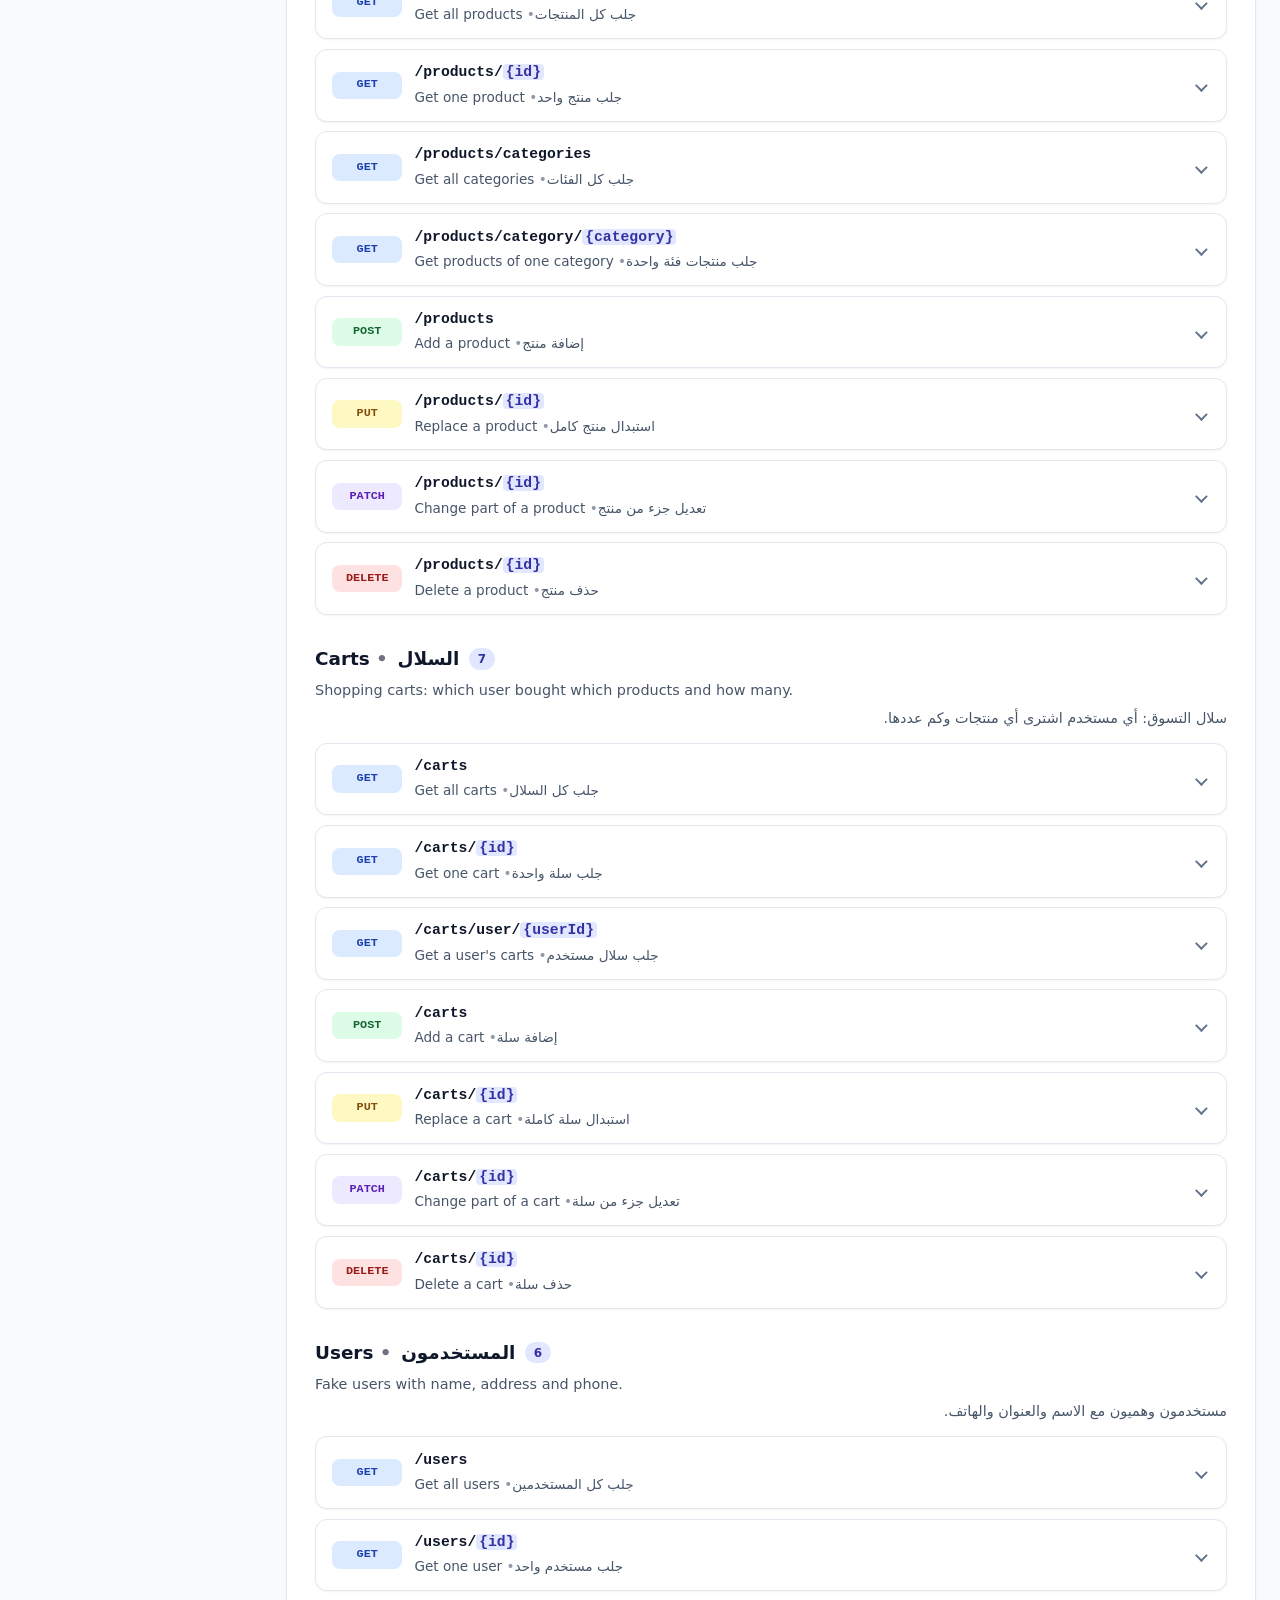
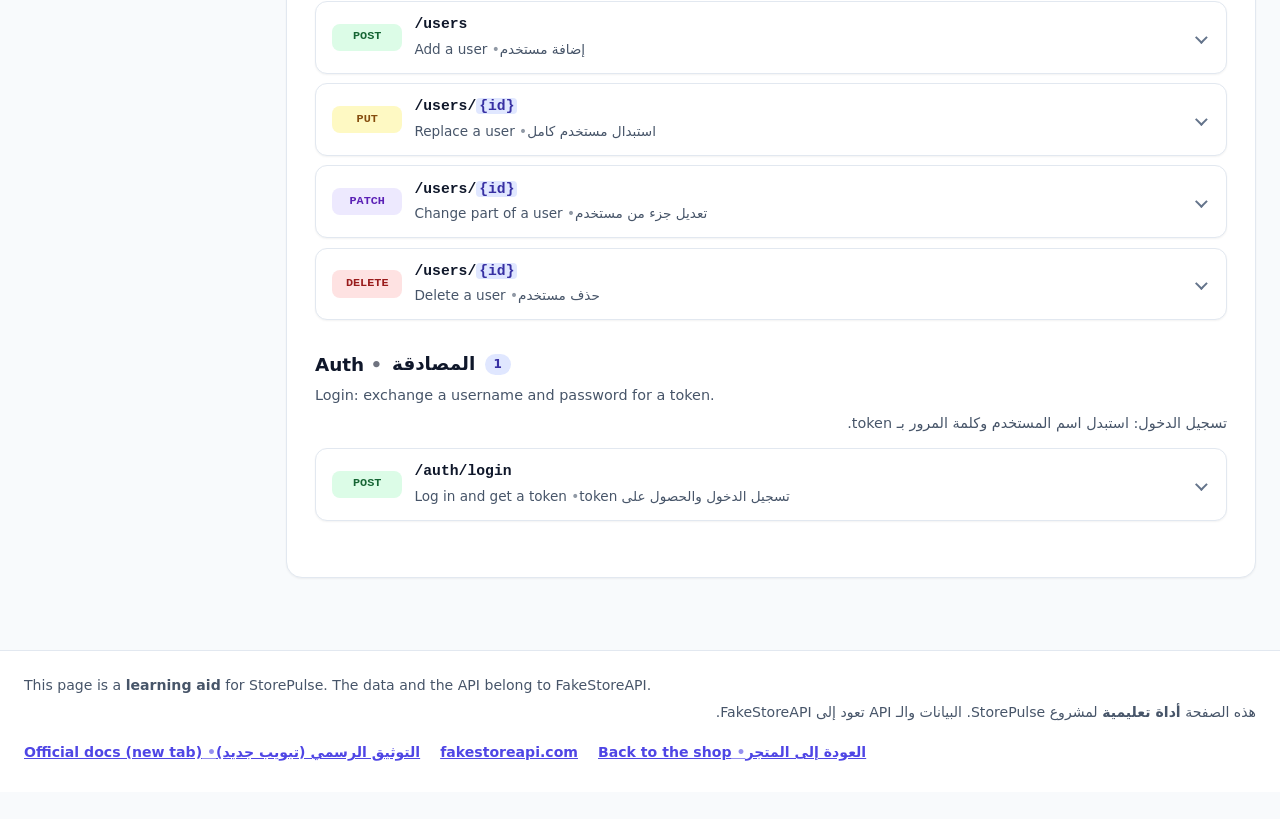
<file: api.html>
<!DOCTYPE html>
<!--
  EN: FILE HEADER - api.html (the STRUCTURE of the "API Reference" page)
      Purpose: a bilingual (English + Arabic) reference of every FakeStoreAPI endpoint, its parameters,
      its example responses and a live "Try it" button. A teacher uses it to show beginners how APIs work.
      Concepts taught here: semantic HTML (header, nav, main, aside, section, article, details/summary,
      table, dl, fieldset/legend, footer), accessibility (skip link, aria-live, labels), the lang/dir
      attributes for bilingual + RTL pages, and Content-Security-Policy.
      ONE FILE, THREE LAYERS: the HTML below = structure, the <style> block = looks, the <script> block =
      behaviour (it builds the endpoint cards from a data array). No other file is needed.
      Suggested reading order: HTML body -> <style> block -> <script> block.
  AR: ترويسة الملف - api.html (هيكل صفحة "مرجع الـ API")
      الغرض: مرجع ثنائي اللغة (إنجليزي + عربي) لكل نقاط النهاية (endpoints) في FakeStoreAPI مع معاملاتها
      وأمثلة الاستجابة وزر "جرّب" حي. يستخدمه المعلم ليشرح للمبتدئين كيف تعمل الـ APIs.
      المفاهيم: HTML دلالي (header, nav, main, aside, section, article, details/summary, table, dl,
      fieldset/legend, footer)، إمكانية الوصول (رابط التخطي، aria-live، الوسوم label)، خاصيتا lang/dir
      للصفحات ثنائية اللغة ومن اليمين لليسار، وسياسة أمان المحتوى CSP.
      ملف واحد وثلاث طبقات: الـ HTML أدناه = الهيكل، وكتلة <style> = الشكل، وكتلة <script> = السلوك (تبني بطاقات
      الـ endpoints من مصفوفة بيانات). لا نحتاج أي ملف آخر.
      ترتيب القراءة المقترح: جسم الـ HTML ثم كتلة <style> ثم كتلة <script>.
-->

<!-- EN: <!DOCTYPE html> tells the browser "this is modern HTML5" (without it browsers use old "quirks mode").
     AR: <!DOCTYPE html> تخبر المتصفح أن هذه صفحة HTML5 حديثة (بدونها يعمل المتصفح بوضع قديم اسمه quirks mode). -->

<!-- EN: lang="en" = the page language (screen readers pick the right voice, browsers offer translation).
     data-theme = light/dark (the <script> block changes it). data-lang = which language(s) to show: both | en | ar.
     The script also switches lang/dir on this tag when you choose Arabic-only (dir="rtl" = right-to-left).
     AR: lang="en" لغة الصفحة (قارئات الشاشة تختار الصوت الصحيح والمتصفح يقترح الترجمة).
     data-theme = فاتح/داكن. data-lang = أي لغة نعرض: both | en | ar.
     والسكربت يغيّر lang وdir هنا عند اختيار العربية فقط (dir="rtl" = من اليمين لليسار). -->
<html lang="en" data-theme="light" data-lang="both">
<head>
  <!-- EN: UTF-8 is required so Arabic letters display correctly (without it you get garbage characters).
       AR: ترميز UTF-8 ضروري لعرض الحروف العربية بشكل صحيح (بدونه تظهر رموز مشوهة). -->
  <meta charset="UTF-8">

  <!-- EN: Viewport meta: makes phones use their real width instead of pretending to be a 980px desktop.
       viewport-fit=cover lets the page use the full screen on notched phones (we add safe-area padding in CSS).
       AR: وسم viewport يجعل الهاتف يستخدم عرضه الحقيقي بدل التظاهر بشاشة 980px.
       و viewport-fit=cover يسمح باستخدام كامل الشاشة في الهواتف ذات الحَزّ (نضيف هوامش آمنة في CSS). -->
  <meta name="viewport" content="width=device-width, initial-scale=1.0, viewport-fit=cover">
  <meta name="theme-color" content="#4f46e5">
  <meta name="description" content="Bilingual (English + Arabic) FakeStoreAPI reference: every endpoint, its parameters, example responses and a live Try it button.">

  <!-- EN: Content Security Policy (CSP) = a whitelist the browser enforces. Network calls (connect-src) may only
       go to fakestoreapi.com; fonts only from Google; plugins (object-src) are blocked completely.
       NOTE: because this whole page is ONE file, its CSS and JS are written inline, so we must allow
       'unsafe-inline' for styles and scripts. That is a trade-off: the shop (index.html) uses separate files and
       forbids it, which is safer. A real project keeps CSS/JS in their own files, or uses a nonce/hash.
       Here it is acceptable because the page never puts untrusted text into the HTML (it uses textContent).
       AR: سياسة أمان المحتوى (CSP) قائمة بيضاء يفرضها المتصفح: طلبات الشبكة (connect-src) فقط إلى fakestoreapi.com،
       والخطوط فقط من Google، والإضافات (object-src) محظورة تماماً.
       ملاحظة: بما أن هذه الصفحة كلها ملف واحد فإن الـ CSS والـ JS مكتوبان داخلها، لذلك يجب السماح بـ 'unsafe-inline'
       للأنماط والسكربتات. هذه مقايضة: المتجر (index.html) يستخدم ملفات منفصلة ويمنعها، وهذا أكثر أماناً.
       المشاريع الحقيقية تضع CSS وJS في ملفات منفصلة أو تستخدم nonce/hash.
       هنا مقبول لأن الصفحة لا تضع نصاً غير موثوق داخل الـ HTML أبداً (تستخدم textContent). -->
  <meta http-equiv="Content-Security-Policy" content="
    default-src 'self';
    connect-src 'self' https://fakestoreapi.com;
    img-src 'self' https://fakestoreapi.com data: https://images.unsplash.com;
    style-src 'self' 'unsafe-inline' https://fonts.googleapis.com;
    font-src 'self' https://fonts.gstatic.com;
    script-src 'self' 'unsafe-inline';
    object-src 'none';
    base-uri 'self';
    form-action 'self';
  ">

  <title>StorePulse • API Reference • مرجع الـ API</title>


  <!-- EN: Fonts. preconnect warms up the connection early. IBM Plex Sans Arabic is used for Arabic text.
       AR: الخطوط. preconnect يجهّز الاتصال مبكراً. خط IBM Plex Sans Arabic يُستخدم للنص العربي. -->
  <link rel="preconnect" href="https://fonts.googleapis.com">
  <link rel="preconnect" href="https://fonts.gstatic.com" crossorigin>
  <link href="https://fonts.googleapis.com/css2?family=Plus+Jakarta+Sans:wght@400;500;600;700;800&family=JetBrains+Mono:wght@400;500;600;700&family=IBM+Plex+Sans+Arabic:wght@400;500;600;700&display=swap" rel="stylesheet">

  <!-- EN: The page's CSS, inline (see the explanation at the top of the block).
       AR: الـ CSS الخاص بالصفحة مكتوب داخلها (انظر الشرح في أعلى الكتلة). -->
  <style>
/* ==========================================================================
   EN: ALL THE CSS OF THIS PAGE LIVES HERE (one single file, no style.css / api.css needed).
       PART 1 = the shared "design system" (colour variables, dark mode, buttons, header, JSON colours...).
                It was copied from the shop's style.css, but ONLY the rules this page really uses.
       PART 2 = rules that exist only for the API page (layout, endpoint cards, Try-it panel, RTL tweaks).
       ORDER MATTERS: PART 2 comes after PART 1, so when two rules are equally specific the later one wins.
   AR: كل الـ CSS الخاص بهذه الصفحة موجود هنا (ملف واحد فقط، لا نحتاج style.css ولا api.css).
       الجزء 1 = "نظام التصميم" المشترك (متغيرات الألوان، الوضع الداكن، الأزرار، الترويسة، ألوان JSON...).
                 نُسخ من style.css الخاص بالمتجر، لكن فقط القواعد التي تستخدمها هذه الصفحة فعلاً.
       الجزء 2 = قواعد خاصة بصفحة الـ API فقط (التخطيط، بطاقات الـ endpoints، لوحة "جرّب"، تعديلات RTL).
       الترتيب مهم: الجزء 2 بعد الجزء 1، فعند تساوي قوة قاعدتين تفوز الأحدث.
   ========================================================================== */

/* ##########################################################################
   EN: PART 1 - SHARED DESIGN SYSTEM (extracted from the shop's style.css)
   AR: الجزء 1 - نظام التصميم المشترك (مستخرج من style.css الخاص بالمتجر)
   ########################################################################## */

/* ======================================================================
   EN: StorePulse - style.css  (the LOOKS of the page)
   HTML = structure (the skeleton), CSS = looks (this file), JS = behaviour (script.js).
   CSS means Cascading Style Sheets: a list of RULES. Each rule is  selector { property: value; }.
   The selector picks elements (".btn" = every element with class="btn", "#id" = one element, "h1" = every h1).
   
   CONCEPTS TAUGHT HERE:  1) variables (custom properties)  2) reset + box-sizing  3) flexbox  4) grid
   5) position: relative / absolute / fixed / sticky  6) z-index + stacking  7) transitions  8) @keyframes animations
   9) media queries (responsive)  10) dark mode with variables  11) accessibility (focus, reduced motion, touch size)
   
   HOW IT CONNECTS:
    - index.html gives elements their class names / ids (class="btn btn-primary", id="btn-checkout"). We style them here.
    - script.js never writes colours. It only ADDS or REMOVES class names, and the CSS reacts:
      .hidden (display none), .collapsed (filter panel closed), .active (selected button/page), .chip-active,
      .bookmarked, .bump, .btn-added-state, .toast-leaving, [data-theme] on <html>,
      body.filters-open. This split (JS decides state, CSS draws it) keeps both files simple.
   
   READING ORDER: (1) variables + reset  (2) header  (3) buttons  (4) search/filters  (5) product grid  (6) loaders/states
   (7) dialogs, cart drawer  (8) toasts  (9) the responsive blocks near the end  (10) the "polish pass" blocks at the very end.
   TIP: later rules beat earlier rules when specificity is equal. That is the "Cascading" in CSS.
   AR: StorePulse - style.css  (مظهر الصفحة)
   HTML = الهيكل، CSS = المظهر (هذا الملف)، JS = السلوك (script.js).
   CSS تعني Cascading Style Sheets: قائمة من القواعد. كل قاعدة شكلها  selector { property: value; }.
   الـ selector يختار العناصر (".btn" = كل عنصر له class="btn"، "#id" = عنصر واحد، "h1" = كل h1).
   
   المفاهيم التي نتعلمها: 1) المتغيرات (custom properties)  2) الـ reset و box-sizing  3) flexbox  4) grid
   5) الـ position بأنواعه  6) z-index وترتيب الطبقات  7) transitions  8) animations بـ @keyframes
   9) media queries للتجاوب مع الشاشات  10) الوضع الداكن بالمتغيرات  11) إمكانية الوصول (focus، تقليل الحركة، حجم اللمس)
   
   كيف يرتبط بالملفات الأخرى:
    - index.html يعطي العناصر أسماء class و id (مثل class="btn btn-primary"). ونحن ننسّقها هنا.
    - script.js لا يكتب ألوانًا أبدًا. هو فقط يضيف أو يحذف أسماء classes والـ CSS يستجيب:
      .hidden (إخفاء)، .collapsed (لوحة الفلاتر مغلقة)، .active (زر/صفحة مختارة)، .chip-active، .bookmarked،
.bump، .btn-added-state، .toast-leaving، [data-theme] على <html>، body.filters-open.
      هذا التقسيم (JS يقرر الحالة و CSS يرسمها) يجعل الملفين أبسط.
   
   ترتيب القراءة: (1) المتغيرات والـ reset  (2) الهيدر  (3) الأزرار  (4) البحث والفلاتر  (5) شبكة المنتجات  (6) الـ loaders والحالات
   (7) النوافذ وسلة المشتريات  (8) الـ toasts  (9) كتل التجاوب قرب النهاية  (10) كتل "polish pass" في آخر الملف.
   نصيحة: القاعدة الأحدث تتغلب على الأقدم عند تساوي الـ specificity. وهذا معنى "Cascading".
   ====================================================================== */

/* ======================================================================
   EN: Z-INDEX MAP (all layers in this file, highest first)
   z-index decides which overlapping element is drawn on top. Think of paper sheets on a desk: a higher number = a sheet lying higher.
   It ONLY works on positioned elements (relative / absolute / fixed / sticky) and only competes with siblings in the SAME stacking context.
   A stacking context is a "private pile of paper": an element that makes one (position + z-index, transform, opacity < 1, filter,
   backdrop-filter...) keeps all its children inside it, so a child can never jump above something outside that pile.
   Why NOT z-index: 999999 everywhere? Huge numbers start an arms race, nobody remembers why, and bugs appear. We keep a few
   small, meaningful steps and write them down here.
     top layer .... <dialog> opened with showModal() and [popover] toasts. The browser puts them ABOVE every z-index. No number needed.
     9999 ......... .scroll-progress-bar (line ~155) and .skip-link (must be visible above everything when focused by keyboard).
     1000 ......... .toast-container fallback (real toasts use the popover top layer, see MOBILE APP SHELL).
     950 .......... .advanced-filters-panel as a bottom sheet on mobile (above its dimmed overlay).
     940 .......... body.filters-open::after, the dark overlay behind the filter sheet.
     900 .......... .bottom-nav (mobile tab bar) and .floating-dock (desktop request pill): never shown together.
     880 .......... .fab (floating add button), just under the tab bar and sheet.
     100 .......... .app-header (sticky header): above the page content, below every floating control.
     5 ............ .card-category-badge and .btn-card-bookmark (above the product image).
     1 ............ .card-img (image sits above the card background).
   AR: خريطة الـ Z-INDEX (كل الطبقات في الملف من الأعلى للأدنى)
   الـ z-index يحدد أي عنصر يظهر فوق الآخر عندما يتداخلان. فكّر بأوراق على مكتب: الرقم الأكبر = ورقة أعلى.
   يعمل فقط على العناصر ذات position (relative / absolute / fixed / sticky)، ويقارن فقط مع العناصر في نفس الـ stacking context.
   الـ stacking context هو "كومة أوراق خاصة": عنصر ينشئ واحدة (position مع z-index، أو transform، أو opacity أقل من 1، أو filter،
   أو backdrop-filter...) فتبقى أبناؤه داخلها ولا يستطيع ابن أن يقفز فوق شيء خارج الكومة.
   لماذا لا نكتب z-index: 999999 في كل مكان؟ لأن الأرقام الضخمة تبدأ سباقًا لا ينتهي ولا أحد يتذكر السبب فتظهر الأخطاء.
   نستخدم خطوات قليلة وصغيرة ولها معنى، ونكتبها هنا.
     الطبقة العليا .. <dialog> المفتوح بـ showModal() وعناصر [popover] (الـ toasts). المتصفح يضعها فوق أي z-index. لا نحتاج رقمًا.
     9999 ......... .scroll-progress-bar و .skip-link (يجب أن يظهر فوق كل شيء عند التنقل بالكيبورد).
     1000 ......... .toast-container كحل احتياطي (الـ toasts الحقيقية تستخدم popover، انظر MOBILE APP SHELL).
     950 .......... .advanced-filters-panel كـ bottom sheet على الموبايل (فوق الغطاء المعتم).
     940 .......... body.filters-open::after الغطاء المعتم خلف لوحة الفلاتر.
     900 .......... .bottom-nav (شريط التبويبات في الموبايل) و .floating-dock (زر الطلبات في الديسكتوب): لا يظهران معًا.
     880 .......... .fab (زر الإضافة العائم) تحت الشريط واللوحة مباشرة.
     100 .......... .app-header (الهيدر الثابت): فوق المحتوى وتحت أي عنصر عائم.
     5 ............ .card-category-badge و .btn-card-bookmark (فوق صورة المنتج).
     1 ............ .card-img (الصورة فوق خلفية البطاقة).
   ====================================================================== */

/* EN: :root = the <html> element. Variables (custom properties) start with -- and are read with var(--name).
   Change a colour ONCE here and the whole site updates. Variables are also how dark mode works (see below).
   AR: الـ :root هو عنصر <html>. المتغيرات (custom properties) تبدأ بـ -- ونقرأها بـ var(--name).
   نغيّر اللون مرة واحدة هنا فيتغير الموقع كله. وبالمتغيرات أيضًا يعمل الوضع الداكن (انظر أدناه). */

:root {
  --bg-page: #f8fafc;
  --bg-surface: #ffffff;
  --bg-surface-elevated: #ffffff;
  --bg-subtle: #f1f5f9;
  --bg-muted: #e2e8f0;
  
  --border-subtle: #e2e8f0;
  --border-strong: #cbd5e1;
  --border-focus: #4f46e5;
  
  --text-primary: #0f172a;
  --text-secondary: #475569;
  --text-muted: #64748b;
  --text-inverse: #ffffff;
  
  /* EN: Brand + status colours. Each colour has a "subtle" (pale background) and "text" (readable on that background) partner.
     Rule: never use colour alone to carry meaning; badges also have text, so colour-blind users are fine.
     AR: ألوان العلامة والحالات. لكل لون نسخة "subtle" (خلفية فاتحة) ونسخة "text" (نص مقروء فوق تلك الخلفية).
     قاعدة: لا نعتمد على اللون وحده لنقل المعنى، والـ badges فيها نص أيضًا فيفهمها من لا يميّز الألوان. */
  --color-primary: #4f46e5;
  --color-primary-hover: #4338ca;
  --color-primary-subtle: #e0e7ff;
  --color-primary-text: #3730a3;
  
  --color-success: #10b981;
  --color-success-hover: #059669;
  --color-success-subtle: #d1fae5;
  --color-success-text: #065f46;
  
  --color-warning: #f59e0b;
  --color-warning-subtle: #fef3c7;
  --color-warning-text: #92400e;
  
  --color-danger: #ef4444;
  --color-danger-subtle: #fee2e2;
  --color-danger-text: #991b1b;

  --color-info: #0284c7;
  --color-info-subtle: #e0f2fe;
  
  /* EN: Shadows give depth (cards float above the page). Bigger name = higher the element looks.
     AR: الظلال تعطي عمقًا (البطاقات تبدو طافية فوق الصفحة). كلما كبر الاسم بدا العنصر أعلى. */
  --shadow-xs: 0 1px 2px 0 rgba(0, 0, 0, 0.05);
  --shadow-sm: 0 1px 3px 0 rgba(0, 0, 0, 0.1), 0 1px 2px -1px rgba(0, 0, 0, 0.1);
  --shadow-md: 0 4px 6px -1px rgba(0, 0, 0, 0.1), 0 2px 4px -2px rgba(0, 0, 0, 0.1);
  --shadow-lg: 0 10px 15px -3px rgba(0, 0, 0, 0.1), 0 4px 6px -4px rgba(0, 0, 0, 0.1);
  --shadow-xl: 0 20px 25px -5px rgba(0, 0, 0, 0.1), 0 8px 10px -6px rgba(0, 0, 0, 0.1);

  /* EN: Radii = corner roundness in one place so every card/button feels like the same family. 9999px = fully round "pill".
     AR: الـ radii تحدد استدارة الزوايا في مكان واحد فتبدو كل البطاقات والأزرار من عائلة واحدة. القيمة 9999px تعطي شكل "حبة" دائرية. */
  --radius-xs: 4px;
  --radius-sm: 8px;
  --radius-md: 12px;
  --radius-lg: 16px;
  --radius-full: 9999px;

  /* EN: Layout + motion values. --header-height is reused for sticky offsets and is changed inside media queries.
     The cubic-bezier() numbers are easing curves (how speed changes); "bounce" overshoots slightly for a playful pop.
     AR: قيم التخطيط والحركة. --header-height نستخدمه في أماكن كثيرة ونغيّره داخل media queries.
     أرقام cubic-bezier() هي منحنى التسارع (كيف تتغير السرعة)، و"bounce" يتجاوز الهدف قليلًا لإحساس مرح. */
  --max-width: 1320px;
  --header-height: 72px;
  --transition-fast: 150ms cubic-bezier(0.4, 0, 0.2, 1);
  --transition-normal: 250ms cubic-bezier(0.4, 0, 0.2, 1);
  --transition-bounce: 300ms cubic-bezier(0.34, 1.56, 0.64, 1);

  /* EN: Font stacks: the browser uses the first font it has, then falls back. system-ui = the phone/computer's own UI font.
     AR: قوائم الخطوط: يستخدم المتصفح أول خط متوفر ثم ينتقل للتالي. system-ui هو خط واجهة الجهاز نفسه. */
  --font-sans: 'Plus Jakarta Sans', system-ui, -apple-system, BlinkMacSystemFont, 'Segoe UI', Roboto, sans-serif;
  --font-mono: 'JetBrains Mono', ui-monospace, SFMono-Regular, Menlo, Monaco, Consolas, monospace;
}

/* EN: DARK MODE: the same variable names get new values when <html data-theme="dark"> (script.js sets this attribute,
   starting from the user's prefers-color-scheme choice). No component rule needs to change: they all use var(--...).
   An attribute selector [data-theme="dark"] matches any element having that attribute value.
   AR: الوضع الداكن: نفس أسماء المتغيرات تأخذ قيمًا جديدة عندما يصبح <html data-theme="dark"> (الـ script.js يضع هذه السمة
   بالاعتماد على prefers-color-scheme عند المستخدم). لا نغيّر أي قاعدة للمكونات لأنها كلها تستخدم var(--...).
   الـ attribute selector [data-theme="dark"] يطابق أي عنصر يحمل هذه القيمة. */

[data-theme="dark"] {
  --bg-page: #0b0f19;
  --bg-surface: #111827;
  --bg-surface-elevated: #1f2937;
  --bg-subtle: #1e293b;
  --bg-muted: #334155;
  
  --border-subtle: #1f293d;
  --border-strong: #374151;
  --border-focus: #6366f1;
  
  --text-primary: #f8fafc;
  --text-secondary: #cbd5e1;
  --text-muted: #94a3b8;
  --text-inverse: #0f172a;
  
  --color-primary: #6366f1;
  --color-primary-hover: #4f46e5;
  --color-primary-subtle: #312e81;
  --color-primary-text: #c7d2fe;
  
  --color-success: #34d399;
  --color-success-hover: #10b981;
  --color-success-subtle: #064e3b;
  --color-success-text: #a7f3d0;
  
  --color-warning: #fbbf24;
  --color-warning-subtle: #78350f;
  --color-warning-text: #fde68a;
  
  --color-danger: #f87171;
  --color-danger-subtle: #7f1d1d;
  --color-danger-text: #fecaca;

  --color-info: #38bdf8;
  --color-info-subtle: #0c4a6e;
  
  --shadow-xs: 0 1px 2px 0 rgba(0, 0, 0, 0.3);
  --shadow-sm: 0 1px 3px 0 rgba(0, 0, 0, 0.4), 0 1px 2px -1px rgba(0, 0, 0, 0.4);
  --shadow-md: 0 4px 6px -1px rgba(0, 0, 0, 0.5), 0 2px 4px -2px rgba(0, 0, 0, 0.5);
  --shadow-lg: 0 10px 15px -3px rgba(0, 0, 0, 0.6), 0 4px 6px -4px rgba(0, 0, 0, 0.6);
  --shadow-xl: 0 20px 25px -5px rgba(0, 0, 0, 0.7), 0 8px 10px -6px rgba(0, 0, 0, 0.7);
}

/* EN: RESET: browsers add their own default margins/padding. We zero them so every browser starts equal.
   box-sizing: border-box makes width INCLUDE padding + border (a 200px box stays 200px). Without it layouts break by a few pixels.
   "*, *::before, *::after" = every element and every generated pseudo-element (::before / ::after are fake child boxes made by CSS).
   AR: الـ RESET: المتصفحات تضيف margin و padding افتراضيين. نصفّرها ليبدأ كل متصفح من نفس النقطة.
   الخاصية box-sizing: border-box تجعل الـ width يشمل الـ padding والـ border (الصندوق 200px يبقى 200px). بدونها تنكسر التصاميم ببضعة بكسلات.
   "*, *::before, *::after" = كل عنصر وكل عنصر وهمي (::before و ::after صناديق وهمية ينشئها CSS). */

*, *::before, *::after {
  box-sizing: border-box;
  margin: 0;
  padding: 0;
}

/* EN: html: 16px is the base for rem units (1rem = 16px). smooth scroll for in-page links.
   color-scheme: tells the browser we support light AND dark, so native parts (scrollbars, form controls) match the theme.
   AR: html: القيمة 16px هي أساس وحدة rem (1rem = 16px). scroll-behavior: smooth يجعل التمرير ناعمًا للروابط داخل الصفحة.
   color-scheme: تخبر المتصفح أننا ندعم الفاتح والداكن، فتتبع العناصر الأصلية (scrollbar وحقول النماذج) الثيم. */

html {
  font-size: 16px;
  scroll-behavior: smooth;
  color-scheme: light dark;
}

/* EN: body is a flex COLUMN with min-height so the <main> (flex: 1 later) can fill the screen and push the footer down.
   line-height 1.5 = readable text. The transition makes the dark/light switch fade instead of flash.
   Note: 100vh on mobile includes the browser address bar; we use dvh in places where that matters (dialogs).
   AR: الـ body هو flex بشكل عمودي مع min-height ليملأ <main> (flex: 1 لاحقًا) الشاشة ويدفع الفوتر للأسفل.
   line-height: 1.5 لنص مريح للقراءة. والـ transition يجعل التبديل بين الفاتح والداكن تدريجيًا بدل وميض.
   ملاحظة: 100vh في الموبايل يشمل شريط عنوان المتصفح، لذلك نستخدم dvh حيث يهم الأمر (النوافذ). */

body {
  font-family: var(--font-sans);
  background-color: var(--bg-page);
  color: var(--text-primary);
  line-height: 1.5;
  min-height: 100vh;
  display: flex;
  flex-direction: column;
  transition: background-color var(--transition-normal), color var(--transition-normal);
  -webkit-font-smoothing: antialiased;
}

/* EN: ACCESSIBILITY: :focus-visible shows an outline only when you navigate with the KEYBOARD (Tab), not on mouse clicks.
   Never remove outlines without a replacement: keyboard users would be lost. outline-offset leaves a small gap so it is easy to see.
   AR: إمكانية الوصول: :focus-visible يعرض إطارًا فقط عند التنقل بـ KEYBOARD (زر Tab) وليس عند نقر الماوس.
   لا تحذف الـ outline أبدًا بدون بديل، لأن مستخدم الكيبورد سيضيع. و outline-offset يترك مسافة صغيرة لتظهر بوضوح. */

:focus-visible {
  outline: 2px solid var(--border-focus);
  outline-offset: 2px;
}

/* EN: Skip link: the first Tab stop on the page. It is hidden above the screen (top: -100px) and slides in on focus, so keyboard and
   screen-reader users can JUMP past the header straight to the content. position: absolute is placed relative to the page.
   AR: رابط التخطي (skip link): أول محطة عند الضغط على Tab. مخبأ فوق الشاشة (top: -100px) ويظهر عند الـ focus، فيقفز مستخدمو
   الكيبورد وقارئ الشاشة فوق الهيدر مباشرة إلى المحتوى. الـ position: absolute يتموضع بالنسبة للصفحة. */

.skip-link {
  position: absolute;
  top: -100px;
  left: 1rem;
  background: var(--color-primary);
  color: #fff;
  padding: 0.5rem 1rem;
  z-index: 9999;
  border-radius: var(--radius-sm);
  font-weight: 600;
  transition: top var(--transition-fast);
}

.skip-link:focus {
  top: 1rem;
}

/* ======================================================================
   EN: HEADER (sticky, always visible)
   UX: the header stays reachable at the top of the viewport at all widths. No class is toggled by script.js.
   AR: الهيدر (ثابت دائماً)
   تجربة المستخدم: يبقى الهيدر ظاهراً في أعلى الصفحة عند كل المقاسات، ولا يبدّل السكربت أي class له.
   ====================================================================== */

/* EN: position: sticky = behaves normally (takes space in the page) until you scroll past top: 0, then sticks there. Better than fixed
   because it does not need a spacer. z-index 100 keeps it above page content. backdrop-filter: blur frosts what is behind it.
   AR: position: sticky = يتصرف عاديًا (يأخذ مكانه) حتى تتجاوز top: 0 فيلتصق هناك. أفضل من fixed لأنه لا يحتاج مساحة بديلة.
   الـ z-index 100 يبقيه فوق المحتوى. و backdrop-filter: blur يضبّب ما خلفه كالزجاج.
   will-change: transform ينبّه المتصفح أننا سنحرك transform فيجهز طبقة GPU (حركة أنعم، لكن لا تكثر منها). */

.app-header {
  position: sticky;
  top: 0;
  z-index: 100;
  background-color: var(--bg-surface);
  border-bottom: 1px solid var(--border-subtle);
  height: var(--header-height);
  backdrop-filter: blur(12px);
  transition: transform 300ms cubic-bezier(0.16, 1, 0.3, 1), background-color var(--transition-normal), border-color var(--transition-normal);
  will-change: transform;
}

/* EN: Header inner container: max-width + margin: 0 auto centres the content on huge screens. flex + space-between pushes
   brand to the left and actions to the right; align-items: center aligns them vertically.
   AR: حاوية الهيدر الداخلية: max-width مع margin: 0 auto تضع المحتوى في المنتصف على الشاشات الكبيرة. flex مع space-between يدفع
   العلامة لليسار والأزرار لليمين، و align-items: center يوسّطها عموديًا. */

.header-container {
  max-width: var(--max-width);
  margin: 0 auto;
  height: 100%;
  padding: 0 1.5rem;
  display: flex;
  align-items: center;
  justify-content: space-between;
  gap: 1rem;
}

/* EN: BRAND / LOGO block: logo square (gradient) + app name. The logo rotates slightly on hover as a friendly micro-interaction.
   AR: كتلة العلامة التجارية والشعار: مربع الشعار (متدرج اللون) + اسم التطبيق. يدور الشعار قليلًا عند المرور بالماوس كتفاعل صغير ودود. */

.brand-group {
  display: flex;
  align-items: center;
  gap: 0.85rem;
}

.brand-logo {
  width: 42px;
  height: 42px;
  border-radius: var(--radius-md);
  background: linear-gradient(135deg, var(--color-primary) 0%, #818cf8 100%);
  color: white;
  display: flex;
  align-items: center;
  justify-content: center;
  box-shadow: 0 4px 12px rgba(79, 70, 229, 0.3);
  transition: transform var(--transition-bounce);
}

.brand-logo:hover {
  transform: rotate(6deg) scale(1.05);
}

/* EN: Brand title row: letter-spacing: -0.02em tightens big bold text slightly (looks more professional).
   AR: سطر عنوان العلامة: letter-spacing: -0.02em يقرّب الحروف قليلًا في النص الكبير الغامق فيبدو أكثر احترافية. */

.brand-title {
  font-size: 1.2rem;
  font-weight: 800;
  letter-spacing: -0.02em;
  display: flex;
  align-items: center;
  gap: 0.5rem;
}

.brand-subtitle {
  font-size: 0.75rem;
  color: var(--text-muted);
  font-weight: 500;
}

/* EN: Right side of the header (theme, inspector, cart, sign-in buttons) laid out in a row with equal gaps.
   AR: الجهة اليمنى من الهيدر (الثيم، الـ inspector، السلة، تسجيل الدخول) في صف بمسافات متساوية. */

.header-actions {
  display: flex;
  align-items: center;
  gap: 0.75rem;
}

/* ======================================================================
   EN: BUTTONS SYSTEM
   One base class .btn (shape, size, font) + a colour modifier (.btn-primary, .btn-outline...) + a size modifier (.btn-sm).
   In HTML you combine them: class="btn btn-primary btn-sm". This avoids repeating the same rules for every button.
   AR: نظام الأزرار
   class أساسي واحد .btn (الشكل والحجم والخط) + معدّل للون (.btn-primary و .btn-outline...) + معدّل للحجم (.btn-sm).
   في الـ HTML نجمعها: class="btn btn-primary btn-sm". هكذا لا نكرر نفس القواعد لكل زر.
   ====================================================================== */

/* EN: inline-flex = the button sizes to its content but lays out its icon + text with flexbox (gap sets the space between them).
   font-family: inherit is needed because buttons do NOT inherit the page font by default. white-space: nowrap keeps labels on one line.
   transition: all is simple for teaching; in big projects list the exact properties for better performance.
   AR: inline-flex = الزر يأخذ حجم محتواه لكنه يرتب الأيقونة والنص بـ flexbox (الـ gap هو المسافة بينهما).
   font-family: inherit ضروري لأن الأزرار لا ترث خط الصفحة افتراضيًا. white-space: nowrap يبقي النص في سطر واحد.
   transition: all مناسب للتعليم، وفي المشاريع الكبيرة نكتب الخصائص بالتحديد لأداء أفضل. */

.btn {
  display: inline-flex;
  align-items: center;
  justify-content: center;
  gap: 0.5rem;
  padding: 0.55rem 1rem;
  font-size: 0.875rem;
  font-weight: 600;
  font-family: inherit;
  border-radius: var(--radius-sm);
  border: 1px solid transparent;
  cursor: pointer;
  transition: all var(--transition-fast);
  text-decoration: none;
  white-space: nowrap;
}

/* EN: Colour variants. :hover applies while the mouse is over the element; translateY(-1px) lifts the button 1px as feedback.
   (Touch screens have no real hover: see the @media (hover: none) block near the end.)
   AR: أنواع الألوان. :hover يعمل أثناء مرور الماوس فوق العنصر؛ و translateY(-1px) يرفع الزر بكسلًا واحدًا كتغذية راجعة.
   (شاشات اللمس ليس فيها hover حقيقي: انظر كتلة @media (hover: none) قرب النهاية.) */

.btn-primary {
  background-color: var(--color-primary);
  color: white;
}

.btn-primary:hover {
  background-color: var(--color-primary-hover);
  box-shadow: var(--shadow-sm);
  transform: translateY(-1px);
}

.btn-outline {
  background-color: var(--bg-surface);
  border-color: var(--border-strong);
  color: var(--text-primary);
}

.btn-outline:hover {
  background-color: var(--bg-subtle);
  border-color: var(--text-secondary);
}

/* EN: Icon-only button (theme toggle). A fixed 40x40 square. Its SVG icon rotates on hover. Icon buttons MUST have an aria-label in HTML.
   AR: زر أيقونة فقط (تبديل الثيم). مربع ثابت 40x40. أيقونة الـ SVG تدور عند المرور. أزرار الأيقونات يجب أن يكون لها aria-label في الـ HTML. */

.btn-icon {
  width: 40px;
  height: 40px;
  padding: 0;
  border-radius: var(--radius-md);
  background: var(--bg-subtle);
  border: 1px solid var(--border-subtle);
  color: var(--text-secondary);
  transition: all var(--transition-fast);
}

.btn-icon:hover {
  background: var(--bg-muted);
  color: var(--text-primary);
  transform: translateY(-1px);
}

.btn-icon svg {
  transition: transform 300ms cubic-bezier(0.34, 1.56, 0.64, 1);
}

.btn-icon:hover svg {
  transform: rotate(30deg) scale(1.15);
}

/* EN: Size and layout modifiers: .btn-sm / .btn-xs = smaller, .btn-block = full width, .btn-grow = flex: 1 (take all free space in a flex row).
   AR: معدّلات الحجم والتخطيط: .btn-sm و .btn-xs أصغر، .btn-block عرض كامل، .btn-grow = flex: 1 (يأخذ كل المساحة الفارغة في صف flex). */

.btn-sm {
  padding: 0.35rem 0.75rem;
  font-size: 0.8rem;
}

/* EN: Theme toggle icons: show the moon in light mode and the sun in dark mode (the icon you would switch TO), using the data-theme attribute.
   AR: أيقونات تبديل الثيم: نعرض القمر في الوضع الفاتح والشمس في الداكن (الأيقونة التي ننتقل إليها) اعتمادًا على سمة data-theme. */

[data-theme="light"] .icon-moon { display: block; }

[data-theme="light"] .icon-sun { display: none; }

[data-theme="dark"] .icon-moon { display: none; }

[data-theme="dark"] .icon-sun { display: block; }

.chip {
  padding: 0.35rem 0.75rem;
  font-size: 0.8rem;
  font-weight: 600;
  font-family: inherit;
  border-radius: var(--radius-full);
  border: 1px solid var(--border-subtle);
  background-color: var(--bg-subtle);
  color: var(--text-secondary);
  cursor: pointer;
  transition: transform 250ms cubic-bezier(0.34, 1.56, 0.64, 1), 
              background-color 200ms ease, 
              border-color 200ms ease, 
              box-shadow 250ms ease;
  text-transform: capitalize;
  display: inline-flex;
  align-items: center;
  gap: 0.35rem;
}

.chip:hover {
  border-color: var(--border-strong);
  color: var(--text-primary);
  transform: translateY(-2px) scale(1.02);
}

[data-category="electronics"] {
  background-color: #e0f2fe;
  color: #0369a1;
  border-color: #bae6fd;
}

[data-theme="dark"] [data-category="electronics"] {
  background-color: #082f49;
  color: #7dd3fc;
  border-color: #0369a1;
}

[data-category="jewelery"] {
  background-color: #fef3c7;
  color: #b45309;
  border-color: #fde68a;
}

[data-theme="dark"] [data-category="jewelery"] {
  background-color: #451a03;
  color: #fcd34d;
  border-color: #78350f;
}

[data-category="men's clothing"] {
  background-color: #dcfce7;
  color: #15803d;
  border-color: #bbf7d0;
}

[data-theme="dark"] [data-category="men's clothing"] {
  background-color: #052e16;
  color: #86efac;
  border-color: #166534;
}

[data-category="women's clothing"] {
  background-color: #fce7f3;
  color: #be185d;
  border-color: #fbcfe8;
}

[data-theme="dark"] [data-category="women's clothing"] {
  background-color: #500724;
  color: #f472b6;
  border-color: #831843;
}

.form-input {
  width: 100%;
  padding: 0.45rem 0.65rem;
  font-size: 0.825rem;
  font-family: inherit;
  color: var(--text-primary);
  background-color: var(--bg-subtle);
  border: 1px solid var(--border-subtle);
  border-radius: var(--radius-sm);
  transition: border-color var(--transition-fast);
  cursor: pointer;
}

.form-input:focus {
  background-color: var(--bg-surface);
  border-color: var(--border-focus);
}

.badge-method {
  font-family: var(--font-mono);
  font-size: 0.65rem;
  font-weight: 800;
  padding: 0.1rem 0.35rem;
  border-radius: var(--radius-xs);
}

.method-get { background: #dbeafe; color: #1e40af; }

.method-post { background: #dcfce7; color: #166534; }

.method-put, .method-patch { background: #fef9c3; color: #854d0e; }

.method-delete { background: #fee2e2; color: #991b1b; }

/* EN: JSON viewer: dark "code editor" box (it stays dark in light mode too, like real dev tools). overflow-x: auto adds a
   horizontal scrollbar for long lines. The json-key / string / number / boolean / null classes below are added by JS to colour syntax.
   AR: عارض JSON: صندوق داكن بشكل "محرر أكواد" (يبقى داكنًا في الوضع الفاتح أيضًا مثل أدوات المطور). overflow-x: auto يضيف
   شريط تمرير أفقي للأسطر الطويلة. الـ classes: json-key / string / number / boolean / null يضيفها JS لتلوين الصيغة. */

.json-viewer {
  background-color: #0d1117;
  color: #c9d1d9;
  border-radius: var(--radius-sm);
  padding: 1rem;
  font-family: var(--font-mono);
  font-size: 0.8rem;
  overflow-x: auto;
  max-height: 280px;
  border: 1px solid #30363d;
  line-height: 1.45;
}

.json-key { color: #79c0ff; font-weight: 600; }

.json-string { color: #a5d6ff; }

.json-number { color: #ffa657; }

.json-boolean { color: #d2a8ff; font-weight: 700; }

.json-null { color: #ff7b72; font-style: italic; }

@keyframes toastIn {
  from { transform: translateX(100%); opacity: 0; }
  to { transform: translateX(0); opacity: 1; }
}

/* ======================================================================
   EN: UTILITIES. .hidden uses !important ON PURPOSE: !important beats any normal rule, however specific. JS only has to add/remove
   the ONE class .hidden, and the element is hidden even if another rule (like .btn { display: inline-flex }) says otherwise.
   Use !important rarely: here it is the single, intentional "force it off" switch.
   AR: الأدوات المساعدة. الـ .hidden يستخدم !important عن قصد: لأن !important يتغلب على أي قاعدة عادية مهما كانت قوية.
   يكفي أن يضيف JS أو يحذف class واحدًا هو .hidden فيختفي العنصر حتى لو قاعدة أخرى (مثل .btn { display: inline-flex }) تقول عكس ذلك.
   استخدم !important نادرًا: هنا هو مفتاح "الإخفاء الإجباري" الوحيد والمقصود.
   ====================================================================== */

.hidden { display: none !important; }

.form-input[aria-invalid="true"] { border-color: var(--color-danger); background-color: var(--color-danger-subtle); }

/* EN: Scroll lock: html:has(dialog[open]) uses :has() (the "parent selector": match html IF it contains an open dialog).
   overflow: hidden stops the page behind a modal from scrolling on touch screens. No JS needed.
   AR: قفل التمرير: html:has(dialog[open]) يستخدم :has() ("محدد الأب": طابق html إذا كان يحتوي نافذة مفتوحة).
   overflow: hidden يمنع تمرير الصفحة خلف النافذة في شاشات اللمس. بدون JS. */

html:has(dialog[open]) { overflow: hidden; }

/* EN: 1024px: large tablet / small laptop. We re-set --header-height here: every rule using var(--header-height) updates automatically.
   AR: 1024px: تابلت كبير / لابتوب صغير. نعيد ضبط --header-height هنا فتتحدث تلقائيًا كل القواعد التي تستخدم var(--header-height). */

@media (max-width: 1024px) {
:root { --header-height: 66px; }

.header-container { padding-left: 1.25rem; padding-right: 1.25rem; }

.brand-subtitle { display: none; }

.header-actions { gap: 0.5rem; }
}

/* EN: 768px: tablet portrait. Header goes icon-only; scenario buttons and category chips become horizontal swipe rows;
   controls stack; grid drops to ~2-3 columns. (The "APP MODE" block near the end adds the hamburger / tab bar on top of this.)
   AR: 768px: تابلت عمودي. الهيدر يصبح أيقونات فقط؛ وأزرار السيناريوهات وشرائح التصنيفات تصبح صفوف سحب أفقية؛
   والعناصر تتكدس؛ والشبكة تنزل إلى 2-3 أعمدة. (كتلة "APP MODE" قرب النهاية تضيف القائمة والشريط السفلي فوق هذا.) */

@media (max-width: 768px) {
:root { --header-height: 60px; }

/* EN: Header: icon buttons only (text labels hidden) and 44px minimum touch targets.
     AR: الهيدر: أزرار أيقونات فقط (النصوص مخفية) وأقل حجم لمس 44px. */

.header-container { padding: 0 1rem; gap: 0.5rem; }

.header-actions .btn { min-height: 44px; }

.header-actions .btn-outline,
  .header-actions .btn-icon { min-width: 44px; padding-left: 0.65rem; padding-right: 0.65rem; }

.brand-logo { width: 38px; height: 38px; }

.brand-title { font-size: 1.1rem; }

.chip { flex-shrink: 0; scroll-snap-align: start; min-height: 40px; padding: 0.4rem 0.85rem; }

.form-input { min-height: 44px; }

@keyframes toastIn {
    from { transform: translateY(-120%); opacity: 0; }
    to { transform: translateY(0); opacity: 1; }
  }

.json-viewer { max-height: 240px; }
}

/* EN: 560px: phones. The biggest layout changes live here: compact cards, bottom-sheet dialogs, full-screen cart.
   AR: 560px: الهواتف. أكبر تغييرات التخطيط هنا: بطاقات مدمجة ونوافذ سفلية وسلة بملء الشاشة. */

@media (max-width: 560px) {
:root { --header-height: 58px; }

.header-container { padding: 0 0.75rem; }

.brand-group { gap: 0.6rem; min-width: 0; }

.brand-title { font-size: 1.02rem; gap: 0.35rem; }

.brand-logo { width: 36px; height: 36px; border-radius: 10px; }

/* EN: Theme toggle is the most expendable header action on small phones: keep it but make it a 44px target.
     AR: زر الثيم هو أقل أزرار الهيدر أهمية في الهواتف الصغيرة: نبقيه لكن بحجم لمس 44px. */

.btn-icon { width: 44px; height: 44px; }

@keyframes sheetUp { from { transform: translateY(100%); } to { transform: translateY(0); } }

.form-input { font-size: 16px; }

.json-viewer { font-size: 0.72rem; padding: 0.75rem; max-height: 220px; }
}

/* EN: 380px: small phones (iPhone SE class): last squeezes so nothing overflows.
   AR: 380px: الهواتف الصغيرة (مثل iPhone SE): آخر تضييقات حتى لا يفيض شيء. */

@media (max-width: 380px) {
.brand-title { font-size: 0.95rem; }
}

/* EN: Landscape phones have very little height: let dialogs use 96% of it and make the header scroll away (position: static).
   AR: الهواتف الأفقية ارتفاعها قليل جدًا: ندع النوافذ تستخدم 96% منه ونجعل الهيدر يتحرك مع الصفحة (position: static). */

@media (max-height: 480px) and (orientation: landscape) {
.app-header { position: static; }
}

/* EN: TOUCH DEVICES. (pointer: coarse) = the main input is a finger (imprecise), so hit areas grow (WCAG: >= 44px where possible;
   40px is our compromise for dense controls) and the range slider thumb gets taller.
   AR: الأجهزة اللمسية. (pointer: coarse) = أداة الإدخال الأساسية إصبع (غير دقيق)، فنكبّر مناطق الضغط (WCAG: 44px حيث أمكن؛
   و40px حل وسط للعناصر المزدحمة) ونزيد ارتفاع مؤشر شريط المدى. */

@media (pointer: coarse) {
.btn,
.chip { min-height: 40px; }

.btn-sm { min-height: 40px; }
}

/* EN: (hover: none): devices that cannot truly hover. After a tap, :hover would stay "stuck" (a card stays lifted). We cancel those hover
   effects here. This block is intentionally AFTER the hover rules so, at equal specificity, it wins.
   AR: (hover: none): أجهزة لا تدعم hover حقيقيًا. بعد اللمس يبقى :hover "عالقًا" (تبقى البطاقة مرفوعة). نلغي تأثيرات المرور هنا.
   هذه الكتلة بعد قواعد hover عن قصد، فتفوز عند تساوي الـ specificity. */

@media (hover: none) {
.chip:hover { transform: none; }

.btn-primary:hover,
.btn-icon:hover { transform: none; }
}

/* EN: Notched phones: @supports checks the browser knows max(); max(1rem, env(safe-area-inset-left)) = "at least 1rem, more if the notch needs it"
   so content never hides behind a camera cutout in landscape.
   AR: الهواتف ذات النتوء: @supports يتأكد أن المتصفح يعرف max()؛ و max(1rem, env(safe-area-inset-left)) = "1rem على الأقل وأكثر إن احتاج النتوء"
   فلا يختبئ المحتوى خلف فتحة الكاميرا في الوضع الأفقي. */

@supports (padding: max(0px)) {
@media (max-width: 1024px) {
.header-container {
      padding-left: max(1rem, env(safe-area-inset-left, 0px));
      padding-right: max(1rem, env(safe-area-inset-right, 0px));
    }
}
}

/* EN: ACCESSIBILITY: prefers-reduced-motion. Some people get dizzy or sick from animation (vestibular disorders) and turn on "reduce motion"
   in their OS. We shrink all animations/transitions to ~0 for them. 0.01ms (not 0) so animation/transition END events still fire for JS.
   !important is justified here: it must beat every other rule on the site.
   AR: إمكانية الوصول: prefers-reduced-motion. بعض الناس يصابون بدوار من الحركة (اضطرابات الدهليز) ويفعّلون "تقليل الحركة"
   في نظامهم. نختصر كل الحركات والـ transitions إلى ما يقارب الصفر. القيمة 0.01ms (وليس 0) كي تبقى أحداث نهاية الحركة تعمل في JS.
   استخدام !important مبرر هنا: لأنه يجب أن يتغلب على كل قاعدة أخرى في الموقع. */

@media (prefers-reduced-motion: reduce) {
*, *::before, *::after {
    animation-duration: 0.01ms !important;
    animation-iteration-count: 1 !important;
    transition-duration: 0.01ms !important;
    scroll-behavior: auto !important;
  }
}

.json-viewer { max-width: 100%; }

/* EN: Invalid fields: color-mix(in srgb, danger 9%, subtle) blends 9% red into the normal background = a gentle tint instead of a solid red
   block (and it works in both themes because it uses variables). This overrides the earlier [aria-invalid="true"] rule above.
   AR: الحقول غير الصالحة: color-mix(in srgb, danger 9%, subtle) يمزج 9% أحمر مع الخلفية العادية = صبغة خفيفة بدل كتلة حمراء
   (ويعمل في الثيمين لأنه يستخدم متغيرات). هذا يتجاوز قاعدة [aria-invalid="true"] السابقة. */

.form-input[aria-invalid="true"] {
  border-color: var(--color-danger);
  background-color: color-mix(in srgb, var(--color-danger) 9%, var(--bg-subtle));
}

/* EN: iOS-style toggle switch drawn with pure CSS: .switch is the track and ::after is the white knob. The parent button carries
   aria-checked (the real accessible state, set by JS); the selector [aria-checked="true"] > .switch (child combinator ">" = direct child
   only) colours the track and slides the knob 18px.
   AR: مفتاح تبديل بأسلوب iOS مرسوم بـ CSS فقط: .switch هو المسار و ::after هو الزر الأبيض. الزر الأب يحمل
   aria-checked (الحالة الحقيقية لقارئ الشاشة، يضبطها JS)؛ والمحدد [aria-checked="true"] > .switch (الرمز ">" = ابن مباشر فقط)
   يلوّن المسار ويزلق الزر 18px. */

.switch { width: 44px; height: 26px; border-radius: 99px; background: var(--bg-muted); position: relative; flex-shrink: 0; transition: background-color 200ms ease; }

.switch::after { content: ''; position: absolute; top: 3px; left: 3px; width: 20px; height: 20px; border-radius: 50%; background: #fff; box-shadow: 0 1px 3px rgba(0, 0, 0, 0.3); transition: transform 220ms cubic-bezier(0.34, 1.56, 0.64, 1); }

[aria-checked="true"] > .switch { background: var(--color-primary); }

[aria-checked="true"] > .switch::after { transform: translateX(18px); }

/* ======================================================================
   EN: APP MODE (<= 768px): the page switches into "app mode". The rules below override desktop and tablet rules above.
   AR: وضع التطبيق (768px أو أقل): تتحول الصفحة إلى "وضع التطبيق". القواعد أدناه تتجاوز قواعد الديسكتوب والتابلت أعلاه.
   ====================================================================== */

@media (max-width: 768px) {
/* EN: Header: frosted-glass look: color-mix(in srgb, surface 88%, transparent) = 88% of the surface colour + 12% see-through; blur + saturate
     the content scrolling behind it. The -webkit- prefix lines are for Safari. Hamburger shown; cart and sign-in live in the tab bar and drawer.
     AR: الهيدر: مظهر زجاج مضبّب: color-mix(in srgb, surface 88%, transparent) = 88% من لون السطح + 12% شفافية؛ مع blur و saturate
     للمحتوى المار خلفه. أسطر -webkit- لمتصفح Safari. يظهر زر hamburger؛ والسلة وتسجيل الدخول ينتقلان للشريط السفلي والقائمة. */

.app-header {
    background: color-mix(in srgb, var(--bg-surface) 88%, transparent);
    -webkit-backdrop-filter: saturate(1.5) blur(14px);
    backdrop-filter: saturate(1.5) blur(14px);
  }

.header-actions { gap: 0.4rem; flex-shrink: 0; }

/* EN: Room for the tab bar: bottom padding = 76px bar height + the home-indicator safe area, so the last content is not covered.
     AR: مساحة للشريط السفلي: padding سفلي = ارتفاع الشريط 76px + منطقة home الآمنة، حتى لا يُغطّى آخر المحتوى. */

body { padding-bottom: calc(76px + env(safe-area-inset-bottom, 0px)); }

.chip { border-radius: 14px; }
}

/* EN: 380px tiny phones: the theme toggle hides here (still available in the drawer); the drawer widens to 88vw.
   AR: 380px هواتف صغيرة جدًا: زر الثيم يختفي هنا (ويبقى في القائمة الجانبية)؛ والقائمة تتسع إلى 88vw. */

@media (max-width: 380px) {
.brand-title { font-size: 0.95rem; }

/* EN: On tiny phones the theme toggle leaves the header (it is still in the drawer) to save space.
     AR: في الهواتف الصغيرة جدًا يغادر زر الثيم الهيدر (ويبقى في القائمة الجانبية) لتوفير المساحة. */

#btn-theme-toggle { display: none; }
}

/* ##########################################################################
   EN: PART 2 - API PAGE RULES (page-specific)
   AR: الجزء 2 - قواعد صفحة الـ API (خاصة بالصفحة)
   ########################################################################## */

/* ==========================================================================
   EN: PART 2 HEADER - the page-specific CSS (the LOOKS of the "API Reference" page)
       Purpose: page-specific styling. The shared design system (colour variables, buttons, header, dark
       theme, JSON colours) is PART 1 of this <style> block (copied from the shop's style.css). This part only
       adds what is new, and never repeats token values: it uses var(--bg-surface), var(--color-primary)...
       Concepts taught here:
         * CSS LOGICAL PROPERTIES (margin-inline-start, padding-inline, inset-inline-start, text-align:start,
           border-inline-start...) so the page flips to right-to-left automatically in Arabic mode
         * showing/hiding languages with an attribute selector on <html data-lang="...">
         * sticky positioning, CSS grid + flexbox, responsive design (mobile first-ish), :focus-visible,
           prefers-reduced-motion, a segmented control built from radio inputs.
       Connection: the HTML = structure, this <style> block = looks, the <script> block = behaviour (it only
       toggles attributes and classes; the CSS decides how they look).
       Reading order: HTML body -> this <style> block -> <script> block.
   AR: ترويسة الجزء 2 - الـ CSS الخاص بالصفحة (شكل صفحة "مرجع الـ API")
       الغرض: تنسيقات خاصة بهذه الصفحة. نظام التصميم المشترك (متغيرات الألوان، الأزرار، الترويسة، الوضع الداكن،
       ألوان JSON) هو الجزء 1 من كتلة <style> هذه (منسوخ من style.css الخاص بالمتجر). هذا الجزء يضيف الجديد فقط ولا يكرر قيم المتغيرات:
       يستخدم var(--bg-surface) وvar(--color-primary)...
       المفاهيم:
         * الخصائص المنطقية (margin-inline-start, padding-inline, inset-inline-start, text-align:start,
           border-inline-start...) لتنقلب الصفحة تلقائياً إلى اليمين-لليسار في الوضع العربي
         * إظهار/إخفاء اللغات بمحدّد خاصية على <html data-lang="...">
         * sticky، وCSS grid وflexbox، والتصميم المتجاوب، و:focus-visible، وprefers-reduced-motion،
           وعنصر تحكم مقسّم (segmented control) مبني من أزرار radio.
       الترابط: الـ HTML = الهيكل، وكتلة <style> هذه = الشكل، وكتلة <script> = السلوك (يبدّل خصائص وأصنافاً فقط والـ CSS يقرر شكلها).
       ترتيب القراءة: جسم الـ HTML ثم كتلة <style> ثم كتلة <script>.
   ========================================================================== */

/* ==========================================================================
   1. Page tokens and fonts
   ========================================================================== */

/* EN: Our own few variables. Colours still come from style.css; these are only new ideas.
       --font-ar = the Arabic font stack (IBM Plex Sans Arabic is linked in api.html).
       --code-* = the dark "terminal" colours used for code in BOTH light and dark themes.
       AR: متغيراتنا القليلة. الألوان تأتي من style.css وهذه أفكار جديدة فقط.
       --font-ar = خطوط العربية (خط IBM Plex Sans Arabic مربوط في api.html).
       --code-* = ألوان "الطرفية" الداكنة المستخدمة للأكواد في الثيمين الفاتح والداكن. */
:root {
  --font-ar: 'IBM Plex Sans Arabic', 'Segoe UI', Tahoma, system-ui, sans-serif;
  --code-bg: #0d1117;
  --code-border: #30363d;
  --code-text: #c9d1d9;
  --code-muted: #8b949e;
  --toc-width: 230px;
}

/* EN: :lang(ar) matches ANY element whose language is Arabic (the lang attribute is inherited), so every
       Arabic span gets the Arabic font, and the whole page does when <html lang="ar">.
       Arabic letters connect to each other, so we also use a taller line-height and no letter-spacing.
       AR: المحدد :lang(ar) يطابق أي عنصر لغته عربية (خاصية lang تورَّث)، فيأخذ كل span عربي الخط العربي،
       وتأخذه الصفحة كلها عندما يكون <html lang="ar">. الحروف العربية متصلة لذلك نستخدم ارتفاع سطر أكبر
       وبدون letter-spacing. */
:lang(ar) {
  font-family: var(--font-ar);
  line-height: 1.75;
  letter-spacing: 0;
}

/* EN: But code must stay monospace even inside Arabic text. The :is(...) trick gives this rule a higher
       specificity than :lang(ar) above (specificity = how strong a selector is when two rules fight).
       AR: لكن الكود يجب أن يبقى بخط monospace حتى داخل النص العربي. الحيلة :is(...) تعطي هذه القاعدة قوة
       أعلى من :lang(ar) أعلاه (القوة specificity = وزن المحدد عندما تتنازع قاعدتان). */
html :is(code, pre, samp, kbd, .mono) {
  font-family: var(--font-mono);
  line-height: 1.5;
}

/* EN: Code is always left-to-right and isolated, so "/products/{id}" keeps its order even inside an Arabic sentence.
       AR: الكود دائماً من اليسار لليمين ومعزول، فيحافظ "/products/{id}" على ترتيبه حتى داخل جملة عربية. */
code, pre, samp { direction: ltr; unicode-bidi: isolate; }

/* EN: Visually hidden but still read by screen readers (used for the legend and table captions).
       AR: مخفي بصرياً لكن تقرؤه قارئات الشاشة (يُستخدم للـ legend وعناوين الجداول caption). */
.sr-only {
  position: absolute;
  width: 1px;
  height: 1px;
  margin: -1px;
  padding: 0;
  overflow: hidden;
  clip-path: inset(50%);
  white-space: nowrap;
  border: 0;
}

/* EN: style.css sets the skip link at left:1rem. With logical properties it also works in RTL.
       AR: في style.css رابط التخطي عند left:1rem. بالخصائص المنطقية يعمل أيضاً في RTL. */
.skip-link {
  left: auto;
  inset-inline-start: 1rem;
}

/* ==========================================================================
   2. The bilingual system (the heart of this page)
   ========================================================================== */

/* EN: Every text is two spans: <span class="bi-en" lang="en"> and <span class="bi-ar" lang="ar" dir="rtl">.
       The attribute on <html> decides which one is visible:
         data-lang="en"   -> hide Arabic
         data-lang="ar"   -> hide English
         data-lang="both" -> show both (default, nothing hidden)
       AR: كل نص هو span ان: <span class="bi-en" lang="en"> و <span class="bi-ar" lang="ar" dir="rtl">.
       الخاصية على <html> تقرر أيهما يظهر:
         data-lang="en"   -> نخفي العربية
         data-lang="ar"   -> نخفي الإنجليزية
         data-lang="both" -> نعرض الاثنين (الافتراضي، لا شيء مخفي) */
html[data-lang="en"] .bi-ar { display: none !important; }
html[data-lang="ar"] .bi-en { display: none !important; }

/* EN: unicode-bidi: isolate stops the Arabic words from "leaking" into the English sentence order
       (bidi = bi-directional text, the rules for mixing left-to-right and right-to-left text).
       AR: القيمة unicode-bidi: isolate تمنع الكلمات العربية من التأثير في ترتيب الجملة الإنجليزية
       (bidi = النص ثنائي الاتجاه، قواعد خلط النص من اليسار لليمين ومن اليمين لليسار). */
.bi-ar { unicode-bidi: isolate; }

/* EN: SHORT labels (headings, buttons, badges): in "both" mode they sit on one line: English, a bullet, Arabic.
       The bullet is drawn by a ::after pseudo-element (a fake element added by CSS, no HTML needed).
       AR: العناوين القصيرة (عناوين، أزرار، شارات): في وضع "both" تكون على سطر واحد: الإنجليزي ثم نقطة ثم العربي.
       النقطة ترسمها ::after (عنصر وهمي يضيفه CSS بدون HTML). */
html[data-lang="both"] .bi-en:not(.bi-block)::after {
  content: " \2022 ";
  opacity: 0.6;
}

/* EN: LONG text (.bi-block): each language is its own block, stacked. Arabic is slightly muted so the
       eye reads English first, and because dir="rtl" is set on that span it is right-aligned by text-align:start.
       AR: النص الطويل (.bi-block): كل لغة في كتلة مستقلة فوق الأخرى. العربية أخف لوناً قليلاً ليقرأ العين الإنجليزية أولاً،
       ولأن dir="rtl" مضبوط على الـ span فهو يُحاذى لليمين بفضل text-align:start. */
.bi-block { display: block; }
html[data-lang="both"] .bi-ar.bi-block {
  margin-block-start: 0.25rem;
  color: var(--text-secondary);
}

/* EN: Some containers are flex rows (buttons, chips): there the two spans must stay side by side.
       AR: بعض الحاويات صفوف flex (أزرار، شارات): هناك يجب أن يبقى الـ span ان جنباً إلى جنب. */
.btn .bi-en, .btn .bi-ar { white-space: nowrap; }

/* ==========================================================================
   3. Header (reuses .app-header from style.css, adds the language switcher)
   ========================================================================== */

/* EN: The shop header hides .btn-text on small screens and has a hamburger; we have neither, so we
       make sure brand + back link + switcher + theme button fit even at 360px.
       AR: ترويسة المتجر تخفي .btn-text على الشاشات الصغيرة وفيها زر قائمة؛ ليس عندنا أيٌّ منهما، لذلك نتأكد أن
       الشعار والرجوع والمبدّل وزر الثيم تتسع حتى عرض 360px. */
.app-header .header-container { gap: 0.5rem; }
.brand-group { min-width: 0; }
.brand-text { min-width: 0; }
.brand-title { white-space: nowrap; }
.header-actions { gap: 0.5rem; flex-shrink: 0; }

/* EN: The segmented control. The real radio <input> is visually hidden (but still focusable and usable
       with arrow keys); the <label> next to it is what we style as a button.
       AR: عنصر التحكم المقسّم. زر الراديو الحقيقي مخفي بصرياً (لكنه قابل للتركيز ويعمل بالأسهم)،
       والـ <label> المجاور له هو ما ننسّقه كزر. */
.lang-switch {
  position: relative;
  display: inline-flex;
  gap: 2px;
  min-width: 0;
  margin: 0;
  padding: 3px;
  border: 1px solid var(--border-strong);
  border-radius: var(--radius-md);
  background: var(--bg-subtle);
}
.lang-switch input {
  position: absolute;
  opacity: 0;
  width: 1px;
  height: 1px;
  pointer-events: none;
}
.lang-switch label {
  display: inline-flex;
  align-items: center;
  justify-content: center;
  min-height: 40px;
  min-width: 40px;
  padding-inline: 0.6rem;
  border-radius: calc(var(--radius-md) - 3px);
  font-size: 0.8rem;
  font-weight: 700;
  color: var(--text-secondary);
  cursor: pointer;
  white-space: nowrap;
  user-select: none;
  transition: background-color var(--transition-fast), color var(--transition-fast);
}
.lang-switch label:hover { background: var(--bg-muted); color: var(--text-primary); }
.lang-switch input:checked + label {
  background: var(--color-primary);
  color: #fff;
}
/* EN: :focus-visible shows the ring only for keyboard users, not for mouse clicks.
   AR: :focus-visible يُظهر الإطار لمستخدمي لوحة المفاتيح فقط وليس عند نقرات الفأرة. */
.lang-switch input:focus-visible + label {
  outline: 2px solid var(--border-focus);
  outline-offset: 2px;
}
[data-theme="dark"] .lang-switch input:checked + label { background: #4f46e5; }

/* EN: Short labels by default (small screens), full words from 720px up.
   AR: التسميات المختصرة افتراضياً (الشاشات الصغيرة) والكلمات الكاملة من 720px فما فوق. */
.lang-full { display: none; }
.lang-short { display: inline; }
@media (min-width: 720px) {
  .lang-full { display: inline; }
  .lang-short { display: none; }
}

/* EN: The back link: icon only on small screens (aria-label keeps its name for screen readers).
       The chevron icon is mirrored in RTL with a transform because arrows point "backwards" differently.
   AR: رابط الرجوع: أيقونة فقط على الشاشات الصغيرة (aria-label يحفظ اسمه لقارئ الشاشة).
       نقلب أيقونة السهم في RTL بـ transform لأن "الرجوع" يتجه للجهة المعاكسة. */
.back-link { min-height: 40px; padding-inline: 0.7rem; }
.back-text { display: none; }
html[dir="rtl"] .back-link svg { transform: scaleX(-1); }
@media (min-width: 900px) {
  .back-text { display: inline; }
}

/* EN: Very small phones: hide the brand words, keep the logo, so nothing overflows.
   AR: الهواتف الصغيرة جداً: نخفي كلمات الشعار ونبقي الشعار المصوَّر حتى لا يفيض شيء. */
@media (max-width: 480px) {
  .brand-text { display: none; }
  .header-actions { margin-inline-start: auto; }
}
@media (max-width: 768px) {
  .lang-switch label { min-height: 44px; min-width: 44px; }
  .back-link { min-width: 44px; min-height: 44px; }
  .app-header .btn-icon { width: 44px; height: 44px; }
}

/* ==========================================================================
   4. Page layout: side table of contents + main column
   ========================================================================== */

/* EN: CSS GRID with two columns: a fixed-width sidebar and a flexible main. minmax(0, 1fr) lets the main
       column shrink below its content width (otherwise a wide table would push the page sideways).
       AR: شبكة CSS بعمودين: شريط جانبي بعرض ثابت ومحتوى مرن. القيمة minmax(0, 1fr) تسمح للعمود الرئيسي بأن يصغر
       عن عرض محتواه (وإلا دفع الجدول العريض الصفحة جانبياً). */
.api-layout {
  width: 100%;
  max-width: var(--max-width);
  margin-inline: auto;
  padding-inline: 1.5rem;
  display: grid;
  grid-template-columns: var(--toc-width) minmax(0, 1fr);
  gap: 2rem;
  flex: 1;
  align-items: start;
}
.api-main {
  min-width: 0;
  padding-block: 1.5rem 3rem;
  outline: none; /* EN: focused only by the skip link; AR: يُركَّز فقط من رابط التخطي */
}

/* EN: Anchor links (#products) scroll the heading to the very top, hiding it under the sticky header.
       scroll-margin-top leaves room for the header (+ the chip row on phones).
       AR: روابط المراسي (#products) تمرر العنوان إلى أعلى الصفحة فيختفي تحت الترويسة الثابتة.
       scroll-margin-top يترك مساحة للترويسة (+ صف الشارات على الهاتف). */
.api-main [id] { scroll-margin-top: calc(var(--header-height) + 1rem); }

/* EN: position: sticky = scrolls normally until it reaches `top`, then sticks there (like a note stuck on the window).
       align-self:start stops the grid from stretching it (a stretched box has nothing to stick within).
       AR: position: sticky = يتحرك طبيعياً حتى يصل إلى `top` ثم يلتصق (مثل ورقة ملصقة على النافذة).
       align-self:start يمنع الشبكة من مدّه (الصندوق الممدود لا يجد مساحة يلتصق بها). */
.api-toc {
  position: sticky;
  top: calc(var(--header-height) + 1.25rem);
  align-self: start;
  padding-block: 1.5rem;
  max-height: calc(100vh - var(--header-height));
  overflow-y: auto;
}
.toc-title {
  font-size: 0.7rem;
  font-weight: 800;
  text-transform: uppercase;
  letter-spacing: 0.08em;
  color: var(--text-muted);
  margin-block-end: 0.6rem;
  padding-inline-start: 0.9rem;
}
.toc-list { list-style: none; display: flex; flex-direction: column; border-inline-start: 2px solid var(--border-subtle); }
.toc-list a {
  display: flex;
  align-items: center;
  min-height: 40px;
  padding-inline: 0.9rem;
  margin-inline-start: -2px;
  border-inline-start: 2px solid transparent;
  color: var(--text-secondary);
  font-size: 0.875rem;
  font-weight: 600;
  text-decoration: none;
  transition: color var(--transition-fast), background-color var(--transition-fast);
}
.toc-list a:hover { color: var(--text-primary); background: var(--bg-subtle); }
.toc-list a[aria-current="true"] {
  color: var(--color-primary-text);
  border-inline-start-color: var(--color-primary);
  background: var(--color-primary-subtle);
}

/* EN: Tablet and phone: one column. The sidebar becomes a horizontally scrollable CHIP ROW glued under
       the header. overflow-x:auto = scroll sideways when the chips do not fit.
       AR: التابلت والهاتف: عمود واحد. يتحول الشريط الجانبي إلى صف شارات يتمرر أفقياً ملتصق تحت الترويسة.
       overflow-x:auto = تمرير جانبي عندما لا تتسع الشارات. */
@media (max-width: 900px) {
  .api-layout { display: block; padding-inline: 0; }
  .api-main { padding-inline: max(1rem, env(safe-area-inset-left, 0px)) max(1rem, env(safe-area-inset-right, 0px)); }
  .api-main [id] { scroll-margin-top: calc(var(--header-height) + 4rem); }
  .api-toc {
    top: var(--header-height);
    z-index: 90;
    padding: 0.4rem max(1rem, env(safe-area-inset-left, 0px));
    max-height: none;
    overflow: visible;
    background: var(--bg-surface);
    border-bottom: 1px solid var(--border-subtle);
  }
  .toc-title { display: none; }
  .toc-list {
    flex-direction: row;
    gap: 0.5rem;
    border-inline-start: 0;
    overflow-x: auto;
    scrollbar-width: none;
    padding-block: 0.15rem;
  }
  .toc-list::-webkit-scrollbar { display: none; }
  .toc-list li { flex-shrink: 0; }
  .toc-list a {
    min-height: 44px;
    margin: 0;
    padding-inline: 1rem;
    border: 1px solid var(--border-strong);
    border-radius: var(--radius-full);
    white-space: nowrap;
  }
  .toc-list a[aria-current="true"] { border-color: var(--color-primary); }
}

/* ==========================================================================
   5. Hero, panels, callout, glossary
   ========================================================================== */
.hero { margin-block-end: 1.5rem; }
.hero-title { font-size: clamp(1.5rem, 4vw, 2.1rem); font-weight: 800; line-height: 1.25; letter-spacing: -0.02em; }
.hero-title .bi-ar { letter-spacing: 0; }
.hero-lead { margin-block: 0.6rem 1rem; color: var(--text-secondary); max-width: 70ch; }

/* EN: A "panel" is a white card on the grey page. Same radius/shadow tokens as the shop.
   AR: "اللوحة" بطاقة بيضاء على خلفية الصفحة الرمادية. بنفس متغيرات الحواف والظل في المتجر. */
.panel {
  background: var(--bg-surface);
  border: 1px solid var(--border-subtle);
  border-radius: var(--radius-lg);
  box-shadow: var(--shadow-xs);
  padding: clamp(1rem, 3vw, 1.75rem);
  margin-block-end: 1.5rem;
  min-width: 0;
}
.section-title { font-size: 1.35rem; font-weight: 800; margin-block-end: 0.75rem; letter-spacing: -0.01em; }
.section-title .bi-ar { letter-spacing: 0; }
.sub-title { font-size: 1.02rem; font-weight: 700; margin-block: 1.4rem 0.5rem; }
.panel p { color: var(--text-secondary); }
.panel p + p { margin-block-start: 0.5rem; }

/* EN: Inline <code> chips inside normal text.
   AR: شارات <code> داخل النص العادي. */
.panel p code, .panel dd code, .callout code, .empty-state code {
  font-size: 0.85em;
  padding: 0.1em 0.4em;
  border-radius: var(--radius-xs);
  background: var(--bg-muted);
  color: var(--text-primary);
  overflow-wrap: anywhere;
}

/* EN: border-inline-start = the border on the "start" side: LEFT in English, RIGHT in Arabic. One rule, both directions.
   AR: border-inline-start = الحد في جهة "البداية": اليسار بالإنجليزية واليمين بالعربية. قاعدة واحدة للاتجاهين. */
.callout {
  border-radius: var(--radius-md);
  border-inline-start: 5px solid var(--color-warning);
  background: var(--color-warning-subtle);
  color: var(--color-warning-text);
  padding: 1rem 1.1rem;
}
.callout-title { font-weight: 800; margin-block-end: 0.5rem; }
.callout-list { padding-inline-start: 1.25rem; display: grid; gap: 0.6rem; }
.callout-list .bi-ar.bi-block { color: inherit; opacity: 0.92; }
.callout code { background: rgba(0, 0, 0, 0.1) !important; color: inherit !important; }
[data-theme="dark"] .callout code { background: rgba(255, 255, 255, 0.14) !important; }

.glossary { display: grid; grid-template-columns: repeat(auto-fill, minmax(min(100%, 300px), 1fr)); gap: 0.75rem; }
.gloss-item { background: var(--bg-subtle); border: 1px solid var(--border-subtle); border-radius: var(--radius-md); padding: 0.8rem 1rem; min-width: 0; }
.gloss-item dt { font-weight: 800; font-family: var(--font-mono); font-size: 0.9rem; color: var(--color-primary-text); margin-block-end: 0.25rem; }
.gloss-item dd { margin: 0; font-size: 0.9rem; color: var(--text-secondary); }

/* ==========================================================================
   6. Code blocks, tables, status chips
   ========================================================================== */
.code-block {
  background: var(--code-bg);
  border: 1px solid var(--code-border);
  border-radius: var(--radius-sm);
  overflow: hidden;
  margin-block: 0.5rem;
  min-width: 0;
}
.code-bar {
  display: flex;
  align-items: center;
  justify-content: space-between;
  gap: 0.5rem;
  padding: 0.35rem 0.5rem;
  padding-inline-start: 0.9rem;
  border-block-end: 1px solid var(--code-border);
}
.code-label { font-family: var(--font-mono); font-size: 0.75rem; font-weight: 600; color: var(--code-muted); }
.code-block pre {
  margin: 0;
  padding: 0.9rem 1rem;
  overflow-x: auto;   /* EN: long lines scroll instead of breaking the layout; AR: الأسطر الطويلة تتمرر بدل كسر التخطيط */
  color: var(--code-text);
  font-size: 0.8rem;
  line-height: 1.55;
  tab-size: 2;
  text-align: left;   /* EN: code is always left-to-right, even on Arabic pages; AR: الكود دائماً من اليسار حتى في الصفحة العربية */
}
.code-block code { background: none; padding: 0; color: inherit; font-size: inherit; }
.code-block-inline { display: flex; align-items: stretch; }
.code-block-inline pre { flex: 1; min-width: 0; display: flex; align-items: center; }
.code-block-inline .copy-btn { margin: 0.4rem; align-self: center; }

/* EN: Buttons placed on the dark code bar get a dark, quiet style (style.css .btn-outline is white).
   AR: الأزرار على شريط الكود الداكن تأخذ نمطاً داكناً هادئاً (الزر .btn-outline في style.css أبيض). */
.code-block .btn-outline {
  background: transparent;
  color: var(--code-text);
  border-color: var(--code-border);
}
.code-block .btn-outline:hover { background: #21262d; border-color: var(--code-muted); }

/* EN: Copy button: two label groups, only one visible at a time (the script toggles .is-copied for 1.5 seconds).
   AR: زر النسخ: مجموعتا نص، تظهر واحدة فقط (السكربت يضيف .is-copied لمدة 1.5 ثانية). */
.copy-done { display: none; }
.copy-btn.is-copied .copy-idle { display: none; }
.copy-btn.is-copied .copy-done { display: inline; color: var(--color-success); }

.table-scroll {
  overflow-x: auto;
  border: 1px solid var(--border-subtle);
  border-radius: var(--radius-md);
  margin-block: 0.6rem;
  background: var(--bg-surface);
}
.api-table { width: 100%; border-collapse: collapse; font-size: 0.85rem; min-width: 560px; }
.api-table th, .api-table td {
  text-align: start;           /* EN: start = left in LTR, right in RTL; AR: start = يسار في LTR ويمين في RTL */
  vertical-align: top;
  padding: 0.6rem 0.8rem;
  border-block-end: 1px solid var(--border-subtle);
}
.api-table thead th {
  background: var(--bg-subtle);
  font-size: 0.72rem;
  text-transform: uppercase;
  letter-spacing: 0.04em;
  color: var(--text-secondary);
  white-space: nowrap;
}
.api-table thead th .bi-ar { text-transform: none; letter-spacing: 0; }
.api-table tbody tr:last-child > * { border-block-end: 0; }
.api-table td { color: var(--text-secondary); }
.api-table td code, .api-table th code { font-size: 0.8rem; color: var(--text-primary); background: none; padding: 0; }
.table-params { min-width: 760px; }
.param-name { font-weight: 700; color: var(--text-primary) !important; }

.status-chip {
  display: inline-block;
  font-family: var(--font-mono);
  font-size: 0.78rem;
  font-weight: 800;
  padding: 0.15rem 0.5rem;
  border-radius: var(--radius-full);
  white-space: nowrap;
}
.status-2xx { background: var(--color-success-subtle); color: var(--color-success-text); }
.status-4xx { background: var(--color-warning-subtle); color: var(--color-warning-text); }
.status-5xx, .status-err { background: var(--color-danger-subtle); color: var(--color-danger-text); }

.tag-yes, .tag-no {
  font-size: 0.72rem;
  font-weight: 700;
  padding: 0.1rem 0.45rem;
  border-radius: var(--radius-full);
  white-space: nowrap;
}
.tag-yes { background: var(--color-danger-subtle); color: var(--color-danger-text); }
.tag-no { background: var(--bg-muted); color: var(--text-secondary); }
.tag-in {
  font-family: var(--font-mono);
  font-size: 0.72rem;
  font-weight: 700;
  padding: 0.1rem 0.45rem;
  border-radius: var(--radius-xs);
  background: var(--color-info-subtle);
  color: var(--color-info);
}
[data-theme="dark"] .tag-in { color: #7dd3fc; }
[data-theme="light"] .tag-in { color: #075985; }

/* ==========================================================================
   7. Toolbar (search, count, empty state)
   ========================================================================== */
.toolbar { display: flex; flex-wrap: wrap; align-items: flex-end; gap: 0.75rem; }
.search-box { flex: 1 1 260px; display: flex; flex-direction: column; gap: 0.3rem; min-width: 0; }
.search-label { font-size: 0.8rem; font-weight: 700; color: var(--text-secondary); }
.search-input { cursor: text; min-height: 44px; font-size: 0.95rem; padding-inline: 0.85rem; }
.toolbar-buttons { display: flex; gap: 0.5rem; flex-wrap: wrap; }
.toolbar-buttons .btn { min-height: 44px; }
.result-count { margin-block: 0.75rem; font-size: 0.85rem; font-weight: 600; color: var(--text-muted); min-height: 1.3em; }
.empty-state {
  text-align: center;
  padding: 2rem 1rem;
  border: 2px dashed var(--border-strong);
  border-radius: var(--radius-md);
  color: var(--text-secondary);
  margin-block-end: 1rem;
}
.empty-state[hidden] { display: none; }  /* EN: author display rules would otherwise beat [hidden]; AR: قواعد display قد تتغلب على hidden */
.empty-title { font-weight: 800; font-size: 1.05rem; color: var(--text-primary); }

/* ==========================================================================
   8. Endpoint groups and cards
   ========================================================================== */
.api-group { margin-block-end: 1.75rem; }
.api-group[hidden] { display: none; }
.group-title {
  display: flex;
  align-items: center;
  gap: 0.6rem;
  flex-wrap: wrap;
  font-size: 1.15rem;
  font-weight: 800;
  margin-block-end: 0.3rem;
}
.group-count {
  font-size: 0.75rem;
  font-weight: 700;
  padding: 0.1rem 0.55rem;
  border-radius: var(--radius-full);
  background: var(--color-primary-subtle);
  color: var(--color-primary-text);
}
.group-intro { font-size: 0.9rem; margin-block-end: 0.75rem; }

.endpoint {
  background: var(--bg-surface);
  border: 1px solid var(--border-subtle);
  border-radius: var(--radius-md);
  margin-block-end: 0.6rem;
  box-shadow: var(--shadow-xs);
  min-width: 0;
}
.endpoint[hidden] { display: none; }
.endpoint:has(details[open]) { border-color: var(--border-strong); box-shadow: var(--shadow-sm); }

/* EN: <summary> is the always-visible clickable row of a <details>. We turn it into a 3-column grid:
       method badge | path + title | arrow. list-style:none removes the browser's default triangle.
   AR: <summary> هو الصف القابل للنقر الظاهر دائماً في <details>. نحوّله إلى شبكة من 3 أعمدة:
       شارة الـ method | المسار + العنوان | السهم. و list-style:none يزيل المثلث الافتراضي. */
.endpoint summary {
  display: grid;
  grid-template-columns: auto minmax(0, 1fr) auto;
  align-items: center;
  gap: 0.75rem;
  min-height: 56px;
  padding: 0.7rem 1rem;
  cursor: pointer;
  list-style: none;
  border-radius: var(--radius-md);
  transition: background-color var(--transition-fast);
}
.endpoint summary::-webkit-details-marker { display: none; }
.endpoint summary:hover { background: var(--bg-subtle); }
.endpoint summary:focus-visible { outline: 2px solid var(--border-focus); outline-offset: -2px; }
.endpoint summary::after {
  content: "";
  width: 0.55rem;
  height: 0.55rem;
  border-inline-end: 2px solid var(--text-muted);
  border-block-end: 2px solid var(--text-muted);
  transform: rotate(45deg);
  transition: transform var(--transition-fast);
  margin-inline-end: 0.25rem;
}
.endpoint details[open] > summary::after { transform: rotate(-135deg); }

.endpoint .badge-method {
  font-size: 0.74rem;
  min-width: 4.4rem;
  text-align: center;
  padding: 0.3rem 0.5rem;
  border-radius: var(--radius-sm);
}
/* EN: style.css gives PATCH the same yellow as PUT. Here we give it its own purple so students can tell them apart.
   AR: في style.css لون PATCH أصفر مثل PUT. هنا نعطيه البنفسجي ليميّز الطلاب بينهما. */
.method-patch { background: #ede9fe; color: #5b21b6; }

.ep-main { min-width: 0; display: flex; flex-direction: column; gap: 0.15rem; }
.ep-path { background: none; padding: 0; border-radius: 0; font-family: var(--font-mono); font-size: 0.92rem; font-weight: 600; color: var(--text-primary); overflow-wrap: anywhere; word-break: break-word; direction: ltr; text-align: start; unicode-bidi: isolate; }
.ep-title { font-size: 0.85rem; color: var(--text-secondary); }
.path-param {
  color: var(--color-primary-text);
  background: var(--color-primary-subtle);
  border-radius: var(--radius-xs);
  padding-inline: 0.2em;
}

.ep-body { padding: 0.25rem 1rem 1.1rem; border-block-start: 1px solid var(--border-subtle); }
.ep-h { font-size: 0.9rem; font-weight: 800; margin-block: 1.25rem 0.4rem; color: var(--text-primary); }
.ep-desc { color: var(--text-secondary); margin-block-start: 0.9rem; }
.note-list { padding-inline-start: 1.2rem; margin-block-start: 0.5rem; color: var(--text-secondary); font-size: 0.88rem; }
.trim-note { font-size: 0.78rem; color: var(--text-muted); margin-block-start: 0.3rem; }
.no-params { font-size: 0.88rem; color: var(--text-muted); }

.status-list { list-style: none; display: flex; flex-wrap: wrap; gap: 0.5rem 1rem; }
.status-list li { display: flex; align-items: baseline; gap: 0.45rem; font-size: 0.85rem; color: var(--text-secondary); }

/* EN: The JSON viewer comes from style.css (dark box + coloured tokens .json-key, .json-string...). We only
       raise its max-height and let it scroll in both directions.
   AR: عارض JSON يأتي من style.css (صندوق داكن + ألوان .json-key و.json-string...). نحن فقط نرفع أقصى ارتفاع
       ونتيح التمرير بالاتجاهين. */
.json-viewer.api-json {
  max-height: 380px;
  overflow: auto;
  margin: 0;
  white-space: pre;
  text-align: left;
  font-size: 0.8rem;
}
.json-viewer.api-json code { font-family: var(--font-mono); background: none; padding: 0; color: inherit; }

/* ==========================================================================
   9. "Try it" panel
   ========================================================================== */
.try-panel {
  margin-block-start: 1.4rem;
  padding: 1rem;
  background: var(--bg-subtle);
  border: 1px solid var(--border-subtle);
  border-radius: var(--radius-md);
}
.try-title { font-size: 0.95rem; font-weight: 800; margin-block-end: 0.2rem; }
.try-hint { font-size: 0.8rem; color: var(--text-muted); margin-block-end: 0.8rem; }
.try-fields { display: grid; grid-template-columns: repeat(auto-fill, minmax(min(100%, 200px), 1fr)); gap: 0.75rem; margin-block-end: 0.8rem; }
.try-field { display: flex; flex-direction: column; gap: 0.3rem; min-width: 0; }
.try-field.is-wide { grid-column: 1 / -1; }
.try-label { font-size: 0.8rem; font-weight: 700; color: var(--text-secondary); display: flex; align-items: center; gap: 0.4rem; flex-wrap: wrap; }
.try-panel .form-input { background-color: var(--bg-surface); border-color: var(--border-strong); cursor: text; min-height: 40px; font-family: var(--font-mono); direction: ltr; text-align: left; }
.try-panel select.form-input { cursor: pointer; }
.try-panel textarea.form-input { min-height: 170px; line-height: 1.5; resize: vertical; white-space: pre; overflow: auto; }
.try-panel .form-input:focus { outline: 2px solid var(--border-focus); outline-offset: 1px; }

.btn-send .send-busy { display: none; }
.btn-send.is-loading .send-idle { display: none; }
.btn-send.is-loading .send-busy { display: inline-flex; align-items: center; gap: 0.5rem; }
.btn-send:disabled { opacity: 0.75; cursor: progress; }
.spinner {
  width: 1rem;
  height: 1rem;
  border: 2px solid rgba(255, 255, 255, 0.45);
  border-top-color: #fff;
  border-radius: 50%;
  animation: api-spin 700ms linear infinite;
}
@keyframes api-spin { to { transform: rotate(360deg); } }

.try-result { margin-block-start: 1rem; min-height: 1px; }
.result-meta { display: flex; flex-wrap: wrap; align-items: center; gap: 0.5rem 0.9rem; margin-block-end: 0.5rem; font-size: 0.82rem; color: var(--text-secondary); }
.result-url { font-family: var(--font-mono); font-size: 0.75rem; overflow-wrap: anywhere; direction: ltr; unicode-bidi: isolate; color: var(--text-muted); }
.result-note { font-size: 0.85rem; padding: 0.7rem 0.9rem; border-radius: var(--radius-sm); background: var(--color-info-subtle); color: var(--text-primary); border-inline-start: 4px solid var(--color-info); margin-block-end: 0.5rem; }
.result-more { margin-block-start: 0.5rem; }

/* ==========================================================================
   10. Footer
   ========================================================================== */
.api-footer { border-block-start: 1px solid var(--border-subtle); background: var(--bg-surface); padding: 1.5rem max(1rem, env(safe-area-inset-left, 0px)); }
.footer-inner { max-width: var(--max-width); margin-inline: auto; padding-inline: 0.5rem; color: var(--text-secondary); font-size: 0.88rem; display: grid; gap: 0.75rem; }
.footer-links { display: flex; flex-wrap: wrap; gap: 0.5rem 1.25rem; }
.footer-links a { color: var(--color-primary-text); font-weight: 600; min-height: 32px; display: inline-flex; align-items: center; }
[data-theme="light"] .footer-links a { color: var(--color-primary); }
.footer-links a:hover { text-decoration: underline; }

/* ==========================================================================
   11. Small screens
   ========================================================================== */
@media (max-width: 768px) {
  .btn-sm, .copy-btn { min-height: 44px; }
  .endpoint summary { padding: 0.65rem 0.75rem; gap: 0.6rem; }
  .endpoint .badge-method { min-width: 3.8rem; }
  .ep-body { padding-inline: 0.75rem; }
  /* EN: 16px inputs stop iOS Safari from zooming the page when you tap a field.
     AR: حقول بحجم 16px تمنع Safari على iOS من تكبير الصفحة عند لمس الحقل. */
  .try-panel .form-input, .search-input { font-size: 16px; min-height: 44px; }
  .toolbar-buttons { width: 100%; }
  .toolbar-buttons .btn { flex: 1; }
  .json-viewer.api-json { max-height: 300px; font-size: 0.74rem; }
}

/* EN: Respect people who ask the system for less motion (vestibular disorders, motion sickness).
   AR: نحترم من يطلب من نظامه حركة أقل (اضطرابات التوازن ودوار الحركة). */
@media (prefers-reduced-motion: reduce) {
  html { scroll-behavior: auto; }
  .spinner { animation: none; }
  .endpoint summary::after, .lang-switch label { transition: none; }
}
  </style>
</head>
<body>
  <!-- EN: Skip link: the first thing keyboard users reach. It lets them jump past the header straight to the content.
       It is hidden until focused (see .skip-link in the <style> block).
       AR: رابط التخطي: أول ما يصل إليه مستخدم لوحة المفاتيح، يقفز به فوق الترويسة إلى المحتوى. يبقى مخفياً حتى ينال التركيز. -->
  <a href="#main-content" class="skip-link"><span class="bi-en" lang="en">Skip to main content</span><span class="bi-ar" lang="ar" dir="rtl">انتقل إلى المحتوى الرئيسي</span></a>

  <!-- EN: <header> = the page banner (brand + tools). Reuses the sticky look of the shop header (style.css).
       AR: <header> = شريط الصفحة العلوي (الشعار + الأدوات). يعيد استخدام شكل ترويسة المتجر الثابتة (style.css). -->
  <header class="app-header" id="app-header">
    <div class="header-container">
      <div class="brand-group">
        <div class="brand-logo" aria-hidden="true">
          <svg width="24" height="24" viewBox="0 0 24 24" fill="none" stroke="currentColor" stroke-width="2.5" stroke-linecap="round" stroke-linejoin="round">
            <path d="m2 7 4.41-4.41A2 2 0 0 1 7.83 2h8.34a2 2 0 0 1 1.42.59L22 7"/>
            <path d="M4 12v8a2 2 0 0 0 2 2h12a2 2 0 0 0 2-2v-8"/>
            <path d="M15 22v-4a2 2 0 0 0-2-2h-2a2 2 0 0 0-2 2v4"/>
            <path d="M2 7h20"/>
            <circle cx="12" cy="12" r="2"/>
          </svg>
        </div>
        <div class="brand-text">
          <!-- EN: The page <h1> is in the hero below; here the brand is just a paragraph (one h1 per page).
               AR: عنوان الصفحة h1 موجود في القسم الرئيسي أدناه؛ هنا الشعار فقرة عادية (h1 واحد لكل صفحة). -->
          <p class="brand-title">StorePulse</p>
          <p class="brand-subtitle"><span class="bi-en" lang="en">API Reference</span><span class="bi-ar" lang="ar" dir="rtl">مرجع الـ API</span></p>
        </div>
      </div>

      <div class="header-actions">
        <!-- EN: A normal link (not a button) because it navigates to another page.
             AR: رابط عادي (وليس زراً) لأنه ينقلنا إلى صفحة أخرى. -->
        <a class="btn btn-outline back-link" href="index.html" aria-label="Back to the shop • العودة إلى المتجر">
          <svg width="18" height="18" viewBox="0 0 24 24" fill="none" stroke="currentColor" stroke-width="2.2" stroke-linecap="round" stroke-linejoin="round" aria-hidden="true"><path d="m15 18-6-6 6-6"/></svg>
          <span class="back-text"><span class="bi-en" lang="en">Shop</span><span class="bi-ar" lang="ar" dir="rtl">المتجر</span></span>
        </a>

        <!-- EN: Language switcher. A <fieldset> groups related controls and <legend> names the group for screen
             readers. Radio inputs give us free keyboard support (arrow keys move between options) and "only one
             can be selected". The legend is visually hidden but still read aloud.
             AR: مبدّل اللغة. الوسم <fieldset> يجمع عناصر التحكم المترابطة و<legend> يسمّي المجموعة لقارئات الشاشة.
             أزرار الراديو تمنحنا دعم لوحة المفاتيح مجاناً (الأسهم تنتقل بين الخيارات) وخياراً واحداً فقط.
             العنوان legend مخفي بصرياً لكنه يُقرأ بصوت عالٍ. -->
        <fieldset class="lang-switch">
          <legend class="sr-only">Language • اللغة</legend>
          <input type="radio" name="api-lang" id="lang-both" value="both" checked>
          <label for="lang-both"><span class="lang-full">English + العربية</span><span class="lang-short" aria-hidden="true">EN+ع</span></label>
          <input type="radio" name="api-lang" id="lang-ar" value="ar">
          <label for="lang-ar"><span class="lang-full">العربية</span><span class="lang-short" aria-hidden="true">ع</span></label>
          <input type="radio" name="api-lang" id="lang-en" value="en">
          <label for="lang-en"><span class="lang-full">English</span><span class="lang-short" aria-hidden="true">EN</span></label>
        </fieldset>

        <!-- EN: Theme toggle, same icons/classes as the shop. aria-label names an icon-only button.
             AR: زر تبديل الثيم بنفس أيقونات وأصناف المتجر. aria-label يعطي اسماً للزر الذي يحتوي أيقونة فقط. -->
        <button id="btn-theme-toggle" class="btn btn-icon" type="button" aria-label="Toggle dark mode • تبديل الوضع الداكن">
          <svg class="icon-moon" width="20" height="20" viewBox="0 0 24 24" fill="none" stroke="currentColor" stroke-width="2.2" stroke-linecap="round" stroke-linejoin="round" aria-hidden="true"><path d="M21 12.8A9 9 0 1 1 11.2 3a7 7 0 0 0 9.8 9.8z"/></svg>
          <svg class="icon-sun" width="20" height="20" viewBox="0 0 24 24" fill="none" stroke="currentColor" stroke-width="2.2" stroke-linecap="round" stroke-linejoin="round" aria-hidden="true"><circle cx="12" cy="12" r="4"/><path d="M12 2v2M12 20v2M4.9 4.9l1.4 1.4M17.7 17.7l1.4 1.4M2 12h2M20 12h2M4.9 19.1l1.4-1.4M17.7 6.3l1.4-1.4"/></svg>
        </button>
      </div>
    </div>
  </header>

  <!-- EN: Page layout = a side column (<aside>) + the main content. On phones the aside becomes a chip row.
       AR: تخطيط الصفحة = عمود جانبي (<aside>) + المحتوى الرئيسي. وعلى الهاتف يتحول العمود إلى صف أزرار صغيرة. -->
  <div class="api-layout">

    <!-- EN: <aside> = content related to the main content but not part of it: here, the table of contents.
         <nav> = a block of navigation links. aria-label tells screen readers which navigation this is
         (a page can have several).
         AR: <aside> = محتوى مرتبط بالمحتوى الرئيسي وليس جزءاً منه: هنا فهرس الصفحة.
         <nav> = كتلة روابط تنقّل. و aria-label يخبر قارئ الشاشة أي تنقّل هذا (قد يكون في الصفحة أكثر من واحد). -->
    <aside class="api-toc" id="api-toc">
      <nav aria-label="Page sections • أقسام الصفحة">
        <p class="toc-title"><span class="bi-en" lang="en">On this page</span><span class="bi-ar" lang="ar" dir="rtl">في هذه الصفحة</span></p>
        <ul class="toc-list">
          <li><a href="#start"><span class="bi-en" lang="en">Start here</span><span class="bi-ar" lang="ar" dir="rtl">ابدأ من هنا</span></a></li>
          <li><a href="#products"><span class="bi-en" lang="en">Products</span><span class="bi-ar" lang="ar" dir="rtl">المنتجات</span></a></li>
          <li><a href="#carts"><span class="bi-en" lang="en">Carts</span><span class="bi-ar" lang="ar" dir="rtl">السلال</span></a></li>
          <li><a href="#users"><span class="bi-en" lang="en">Users</span><span class="bi-ar" lang="ar" dir="rtl">المستخدمون</span></a></li>
          <li><a href="#auth"><span class="bi-en" lang="en">Auth</span><span class="bi-ar" lang="ar" dir="rtl">المصادقة</span></a></li>
        </ul>
      </nav>
    </aside>

    <!-- EN: <main> = the unique main content of the page (only one per page). tabindex="-1" lets the skip link
         move keyboard focus here.
         AR: <main> = المحتوى الرئيسي الفريد للصفحة (واحد فقط). و tabindex="-1" يسمح لرابط التخطي بنقل التركيز إليه. -->
    <main class="api-main" id="main-content" tabindex="-1">

      <!-- EN: Hero: the single <h1> of the page + the most important warning, shown before anything else.
           AR: القسم الرئيسي: العنوان h1 الوحيد في الصفحة + أهم تحذير يظهر قبل أي شيء. -->
      <section class="hero" aria-labelledby="page-title">
        <h1 id="page-title" class="hero-title"><span class="bi-en" lang="en">FakeStoreAPI Reference</span><span class="bi-ar" lang="ar" dir="rtl">مرجع FakeStoreAPI</span></h1>
        <p class="hero-lead">
          <span class="bi-en bi-block" lang="en">Every endpoint, the parameters you can send, the responses you get back, and a live Try it button.</span>
          <span class="bi-ar bi-block" lang="ar" dir="rtl">كل نقاط النهاية (endpoints)، والمعاملات التي يمكنك إرسالها، والاستجابات التي تعود إليك، مع زر "جرّب" حي.</span>
        </p>

        <!-- EN: role="note" = side information the reader should not miss. We do NOT use role="alert" because
             nothing is wrong: it is just an important heads-up that is always visible.
             AR: role="note" = معلومة جانبية مهمة لا يجب أن يفوّتها القارئ. لا نستخدم role="alert" لأنه لا يوجد خطأ؛
             هو مجرد تنبيه مهم ظاهر دائماً. -->
        <div class="callout callout-warn" role="note">
          <p class="callout-title"><span class="bi-en" lang="en">Important: read before you try</span><span class="bi-ar" lang="ar" dir="rtl">مهم: اقرأ قبل أن تجرّب</span></p>
          <ul class="callout-list">
            <li>
              <span class="bi-en bi-block" lang="en">FakeStoreAPI only <strong>simulates</strong> writes. POST, PUT, PATCH and DELETE return a believable response, but <strong>nothing is saved</strong>. Reload the data and it is unchanged.</span>
              <span class="bi-ar bi-block" lang="ar" dir="rtl">الـ FakeStoreAPI <strong>تحاكي</strong> عمليات الكتابة فقط. فطلبات POST وPUT وPATCH وDELETE ترجع استجابة تبدو حقيقية لكن <strong>لا شيء يُحفظ</strong>. أعد تحميل البيانات وستجدها كما هي.</span>
            </li>
            <li>
              <span class="bi-en bi-block" lang="en">A GET with a wrong id (for example <code>/products/9999</code>) can return status <strong>200 with an empty body</strong>, not 404. Always check that you really got data.</span>
              <span class="bi-ar bi-block" lang="ar" dir="rtl">طلب GET بمعرّف خاطئ (مثل <code>/products/9999</code>) قد يرجع الحالة <strong>200 مع جسم فارغ</strong> وليس 404. تأكد دائماً أنك استلمت بيانات فعلاً.</span>
            </li>
            <li>
              <span class="bi-en bi-block" lang="en">Login with wrong credentials returns status <strong>401</strong> and a plain text message, not JSON.</span>
              <span class="bi-ar bi-block" lang="ar" dir="rtl">تسجيل الدخول ببيانات خاطئة يرجع الحالة <strong>401</strong> مع رسالة نصية عادية وليس JSON.</span>
            </li>
          </ul>
        </div>
      </section>

      <!-- EN: <section> + a heading = a named chunk of the page. aria-labelledby points to that heading's id,
           so the section gets an accessible name. scroll-margin in CSS keeps the heading visible under the sticky header.
           AR: <section> مع عنوان = جزء مسمّى من الصفحة. aria-labelledby يشير إلى id العنوان ليحصل القسم على اسم
           لقارئ الشاشة. و scroll-margin في CSS يُبقي العنوان ظاهراً أسفل الترويسة الثابتة. -->
      <section id="start" class="panel" aria-labelledby="start-title">
        <h2 id="start-title" class="section-title"><span class="bi-en" lang="en">Start here</span><span class="bi-ar" lang="ar" dir="rtl">ابدأ من هنا</span></h2>

        <h3 class="sub-title"><span class="bi-en" lang="en">What is an API?</span><span class="bi-ar" lang="ar" dir="rtl">ما هو الـ API؟</span></h3>
        <p>
          <span class="bi-en bi-block" lang="en">Imagine a restaurant. You (the <em>client</em>, your web page) sit at a table. The kitchen (the <em>server</em>) has all the food (the data). You never walk into the kitchen: you tell the <strong>waiter</strong> what you want, the waiter carries your order to the kitchen, then brings the food back. The waiter is the <strong>API</strong>. The menu is this reference: it lists what you can order and how to ask for it.</span>
          <span class="bi-ar bi-block" lang="ar" dir="rtl">تخيّل مطعماً. أنت (الـ <em>client</em>، أي صفحة الويب) تجلس إلى الطاولة. والمطبخ (الـ <em>server</em>) فيه كل الطعام (البيانات). لا تدخل المطبخ أبداً: تقول <strong>للنادل</strong> ما تريد، فيحمل طلبك إلى المطبخ ثم يعود بالطعام. النادل هو الـ <strong>API</strong>. وقائمة الطعام هي هذا المرجع: تعرض ما يمكنك طلبه وكيف تطلبه.</span>
        </p>

        <h3 class="sub-title"><span class="bi-en" lang="en">Base URL</span><span class="bi-ar" lang="ar" dir="rtl">العنوان الأساسي (Base URL)</span></h3>
        <p>
          <span class="bi-en bi-block" lang="en">Every endpoint path in this page starts after this address.</span>
          <span class="bi-ar bi-block" lang="ar" dir="rtl">كل مسار endpoint في هذه الصفحة يأتي بعد هذا العنوان.</span>
        </p>
        <div class="code-block code-block-inline">
          <pre dir="ltr"><code id="base-url">https://fakestoreapi.com</code></pre>
          <button class="btn btn-outline btn-sm copy-btn" type="button" data-copy-target="base-url">
            <span class="copy-idle"><span class="bi-en" lang="en">Copy</span><span class="bi-ar" lang="ar" dir="rtl">نسخ</span></span>
            <span class="copy-done"><span class="bi-en" lang="en">Copied</span><span class="bi-ar" lang="ar" dir="rtl">تم النسخ</span></span>
          </button>
        </div>

        <h3 class="sub-title"><span class="bi-en" lang="en">Mini glossary</span><span class="bi-ar" lang="ar" dir="rtl">قاموس مصغّر</span></h3>
        <!-- EN: <dl> = description list: pairs of a term (<dt>) and its meaning (<dd>). Perfect for glossaries.
             AR: <dl> = قائمة وصفية: أزواج من مصطلح (<dt>) ومعناه (<dd>). مثالية للقواميس. -->
        <dl class="glossary">
          <div class="gloss-item">
            <dt>API</dt>
            <dd>
              <span class="bi-en bi-block" lang="en">Application Programming Interface: a set of rules that lets one program ask another program for data.</span>
              <span class="bi-ar bi-block" lang="ar" dir="rtl">واجهة برمجة التطبيقات: مجموعة قواعد تتيح لبرنامج أن يطلب بيانات من برنامج آخر.</span>
            </dd>
          </div>
          <div class="gloss-item">
            <dt>Endpoint</dt>
            <dd>
              <span class="bi-en bi-block" lang="en">One specific address you can call, such as <code>/products</code>. Each endpoint does one job.</span>
              <span class="bi-ar bi-block" lang="ar" dir="rtl">عنوان محدد يمكنك استدعاؤه مثل <code>/products</code>. كل endpoint يقوم بمهمة واحدة.</span>
            </dd>
          </div>
          <div class="gloss-item">
            <dt>HTTP method</dt>
            <dd>
              <span class="bi-en bi-block" lang="en">The verb of the request: <code>GET</code> read, <code>POST</code> create, <code>PUT</code> replace, <code>PATCH</code> change a part, <code>DELETE</code> remove.</span>
              <span class="bi-ar bi-block" lang="ar" dir="rtl">فعل الطلب: <code>GET</code> قراءة، <code>POST</code> إنشاء، <code>PUT</code> استبدال كامل، <code>PATCH</code> تعديل جزء، <code>DELETE</code> حذف.</span>
            </dd>
          </div>
          <div class="gloss-item">
            <dt>Path parameter</dt>
            <dd>
              <span class="bi-en bi-block" lang="en">A value inside the path, written in braces: in <code>/products/{id}</code> you replace <code>{id}</code> with <code>5</code>.</span>
              <span class="bi-ar bi-block" lang="ar" dir="rtl">قيمة داخل المسار مكتوبة بين أقواس معقوفة: في <code>/products/{id}</code> تستبدل <code>{id}</code> بالرقم <code>5</code>.</span>
            </dd>
          </div>
          <div class="gloss-item">
            <dt>Query parameter</dt>
            <dd>
              <span class="bi-en bi-block" lang="en">An optional setting added after a <code>?</code>, joined by <code>&amp;</code>: <code>/products?limit=5&amp;sort=desc</code>.</span>
              <span class="bi-ar bi-block" lang="ar" dir="rtl">إعداد اختياري يُضاف بعد علامة <code>?</code> ويُفصل بـ <code>&amp;</code>: <code>/products?limit=5&amp;sort=desc</code>.</span>
            </dd>
          </div>
          <div class="gloss-item">
            <dt>Request body</dt>
            <dd>
              <span class="bi-en bi-block" lang="en">The data you send inside POST, PUT and PATCH requests (usually JSON). GET and DELETE have no body.</span>
              <span class="bi-ar bi-block" lang="ar" dir="rtl">البيانات التي ترسلها داخل طلبات POST وPUT وPATCH (غالباً بصيغة JSON). طلبات GET وDELETE ليس لها body.</span>
            </dd>
          </div>
          <div class="gloss-item">
            <dt>JSON</dt>
            <dd>
              <span class="bi-en bi-block" lang="en">JavaScript Object Notation: a text format for data made of <code>{"key": "value"}</code> pairs and <code>[lists]</code>.</span>
              <span class="bi-ar bi-block" lang="ar" dir="rtl">صيغة نصية للبيانات مكوّنة من أزواج <code>{"key": "value"}</code> وقوائم <code>[lists]</code>.</span>
            </dd>
          </div>
          <div class="gloss-item">
            <dt>Status code</dt>
            <dd>
              <span class="bi-en bi-block" lang="en">A number the server sends back to say how it went (200 = OK, 404 = not found...).</span>
              <span class="bi-ar bi-block" lang="ar" dir="rtl">رقم يرسله الخادم ليقول كيف سار الطلب (200 = نجاح، 404 = غير موجود...).</span>
            </dd>
          </div>
          <div class="gloss-item">
            <dt>Header</dt>
            <dd>
              <span class="bi-en bi-block" lang="en">Extra information sent with a request or response, like <code>Content-Type: application/json</code>.</span>
              <span class="bi-ar bi-block" lang="ar" dir="rtl">معلومات إضافية تُرسل مع الطلب أو الاستجابة مثل <code>Content-Type: application/json</code>.</span>
            </dd>
          </div>
          <div class="gloss-item">
            <dt>Token</dt>
            <dd>
              <span class="bi-en bi-block" lang="en">A long secret string you get after logging in. It proves who you are on later requests (usually in a header).</span>
              <span class="bi-ar bi-block" lang="ar" dir="rtl">نص سرّي طويل تحصل عليه بعد تسجيل الدخول. يثبت هويتك في الطلبات اللاحقة (غالباً داخل header).</span>
            </dd>
          </div>
        </dl>

        <h3 class="sub-title"><span class="bi-en" lang="en">Your first request</span><span class="bi-ar" lang="ar" dir="rtl">طلبك الأول</span></h3>
        <p>
          <span class="bi-en bi-block" lang="en">Paste this in your browser console (F12) or in a script. <code>await</code> waits for the answer, then we turn the text into a JavaScript object.</span>
          <span class="bi-ar bi-block" lang="ar" dir="rtl">الصق هذا في console المتصفح (F12) أو في سكربت. الكلمة <code>await</code> تنتظر الإجابة ثم نحوّل النص إلى كائن JavaScript.</span>
        </p>
        <div class="code-block">
          <div class="code-bar">
            <span class="code-label">JavaScript (fetch)</span>
            <button class="btn btn-outline btn-sm copy-btn" type="button" data-copy-target="first-request">
              <span class="copy-idle"><span class="bi-en" lang="en">Copy</span><span class="bi-ar" lang="ar" dir="rtl">نسخ</span></span>
              <span class="copy-done"><span class="bi-en" lang="en">Copied</span><span class="bi-ar" lang="ar" dir="rtl">تم النسخ</span></span>
            </button>
          </div>
          <pre dir="ltr"><code id="first-request">const response = await fetch('https://fakestoreapi.com/products?limit=2');
const products = await response.json();
console.log(response.status, products);</code></pre>
        </div>

        <h3 class="sub-title"><span class="bi-en" lang="en">Status codes cheat-sheet</span><span class="bi-ar" lang="ar" dir="rtl">ملخص أكواد الحالة</span></h3>
        <!-- EN: A real <table> because this is tabular data (rows x columns). <caption> names the table,
             <th scope="col"> says "this cell describes the column", <th scope="row"> "describes the row".
             The wrapper div scrolls sideways on tiny screens and is focusable so keyboard users can scroll it.
             AR: <table> حقيقي لأن هذه بيانات جدولية (صفوف × أعمدة). <caption> يسمّي الجدول،
             و <th scope="col"> يعني "هذه الخلية تصف العمود" و <th scope="row"> "تصف الصف".
             الحاوية تتمرر أفقياً على الشاشات الصغيرة وقابلة للتركيز ليتمكن مستخدم لوحة المفاتيح من تمريرها. -->
        <div class="table-scroll" tabindex="0" role="region" aria-labelledby="status-caption">
          <table class="api-table">
            <caption id="status-caption" class="sr-only">HTTP status codes you will meet • أكواد حالة HTTP التي ستقابلها</caption>
            <thead>
              <tr>
                <th scope="col"><span class="bi-en" lang="en">Code</span><span class="bi-ar" lang="ar" dir="rtl">الكود</span></th>
                <th scope="col"><span class="bi-en" lang="en">Meaning</span><span class="bi-ar" lang="ar" dir="rtl">المعنى</span></th>
                <th scope="col"><span class="bi-en" lang="en">In this API</span><span class="bi-ar" lang="ar" dir="rtl">في هذا الـ API</span></th>
              </tr>
            </thead>
            <tbody>
              <tr>
                <th scope="row"><span class="status-chip status-2xx">200</span></th>
                <td><span class="bi-en" lang="en">OK</span><span class="bi-ar" lang="ar" dir="rtl">تم بنجاح</span></td>
                <td><span class="bi-en bi-block" lang="en">Normal success. Careful: also returned for a wrong id, with an empty body.</span><span class="bi-ar bi-block" lang="ar" dir="rtl">نجاح عادي. انتبه: يُرجَع أيضاً عند معرّف خاطئ مع جسم فارغ.</span></td>
              </tr>
              <tr>
                <th scope="row"><span class="status-chip status-2xx">201</span></th>
                <td><span class="bi-en" lang="en">Created</span><span class="bi-ar" lang="ar" dir="rtl">تم الإنشاء</span></td>
                <td><span class="bi-en bi-block" lang="en">Standard for a created item. Verified: FakeStoreAPI POST answers 201, including /auth/login.</span><span class="bi-ar bi-block" lang="ar" dir="rtl">المعتاد عند إنشاء عنصر. تحقّقنا فعلياً: POST في FakeStoreAPI يجيب بـ 201، بما فيه /auth/login.</span></td>
              </tr>
              <tr>
                <th scope="row"><span class="status-chip status-4xx">400</span></th>
                <td><span class="bi-en" lang="en">Bad request</span><span class="bi-ar" lang="ar" dir="rtl">طلب غير صالح</span></td>
                <td><span class="bi-en bi-block" lang="en">The request is malformed (for example broken JSON).</span><span class="bi-ar bi-block" lang="ar" dir="rtl">الطلب مشوّه (مثلاً JSON غير صحيح).</span></td>
              </tr>
              <tr>
                <th scope="row"><span class="status-chip status-4xx">401</span></th>
                <td><span class="bi-en" lang="en">Unauthorized</span><span class="bi-ar" lang="ar" dir="rtl">غير مصرّح</span></td>
                <td><span class="bi-en bi-block" lang="en">Wrong username or password on <code>/auth/login</code>.</span><span class="bi-ar bi-block" lang="ar" dir="rtl">اسم مستخدم أو كلمة مرور خاطئة في <code>/auth/login</code>.</span></td>
              </tr>
              <tr>
                <th scope="row"><span class="status-chip status-4xx">404</span></th>
                <td><span class="bi-en" lang="en">Not found</span><span class="bi-ar" lang="ar" dir="rtl">غير موجود</span></td>
                <td><span class="bi-en bi-block" lang="en">The path does not exist (for example a wrong path or method).</span><span class="bi-ar bi-block" lang="ar" dir="rtl">المسار غير موجود (مثلاً مسار أو method خاطئ).</span></td>
              </tr>
              <tr>
                <th scope="row"><span class="status-chip status-5xx">500</span></th>
                <td><span class="bi-en" lang="en">Server error</span><span class="bi-ar" lang="ar" dir="rtl">خطأ في الخادم</span></td>
                <td><span class="bi-en bi-block" lang="en">The server crashed. Not your fault: try again later.</span><span class="bi-ar bi-block" lang="ar" dir="rtl">تعطّل الخادم. ليس خطأك: حاول لاحقاً.</span></td>
              </tr>
            </tbody>
          </table>
        </div>
      </section>

      <!-- EN: The endpoints explorer. The cards are built by the <script> block from a data array (data-driven UI).
           AR: مستكشف الـ endpoints. تُبنى البطاقات بواسطة كتلة <script> من مصفوفة بيانات (واجهة تعتمد على البيانات). -->
      <section id="explorer" class="panel" aria-labelledby="explorer-title">
        <h2 id="explorer-title" class="section-title"><span class="bi-en" lang="en">Endpoints</span><span class="bi-ar" lang="ar" dir="rtl">نقاط النهاية</span></h2>

        <!-- EN: role="search" marks this block as the search area (a landmark screen readers can jump to).
             AR: role="search" يعلّم هذه الكتلة كمنطقة بحث (معلم يمكن لقارئ الشاشة القفز إليه). -->
        <div class="toolbar" role="search">
          <div class="search-box">
            <!-- EN: Every input needs a <label>. for="..." must match the input's id: clicking the label focuses the input.
                 AR: كل حقل إدخال يحتاج <label>. القيمة for="..." يجب أن تطابق id الحقل: النقر على النص يركّز الحقل. -->
            <label for="endpoint-search" class="search-label"><span class="bi-en" lang="en">Filter endpoints</span><span class="bi-ar" lang="ar" dir="rtl">ابحث في الـ endpoints</span></label>
            <input type="search" id="endpoint-search" class="form-input search-input" autocomplete="off" spellcheck="false" placeholder="GET, /carts, users, سلة ...">
          </div>
          <div class="toolbar-buttons">
            <button type="button" id="btn-expand-all" class="btn btn-outline btn-sm"><span class="bi-en" lang="en">Expand all</span><span class="bi-ar" lang="ar" dir="rtl">فتح الكل</span></button>
            <button type="button" id="btn-collapse-all" class="btn btn-outline btn-sm"><span class="bi-en" lang="en">Collapse all</span><span class="bi-ar" lang="ar" dir="rtl">طيّ الكل</span></button>
          </div>
        </div>

        <!-- EN: aria-live="polite" = screen readers announce changes to this text when they are idle.
             AR: aria-live="polite" = قارئات الشاشة تعلن تغيّر هذا النص عندما تنتهي مما تقرؤه. -->
        <p id="endpoint-count" class="result-count" aria-live="polite"></p>

        <div id="endpoint-empty" class="empty-state" hidden>
          <p class="empty-title"><span class="bi-en" lang="en">No endpoint matches your search</span><span class="bi-ar" lang="ar" dir="rtl">لا يوجد endpoint يطابق بحثك</span></p>
          <p class="empty-text"><span class="bi-en bi-block" lang="en">Try a method (GET), a word (cart) or part of a path (/users).</span><span class="bi-ar bi-block" lang="ar" dir="rtl">جرّب method (مثل GET) أو كلمة (مثل سلة) أو جزءاً من مسار (مثل /users).</span></p>
        </div>

        <div id="endpoint-groups">
          <!-- EN: <noscript> shows only if JavaScript is off. Without JS this page cannot build the cards.
               AR: <noscript> يظهر فقط إذا كانت JavaScript معطّلة. بدونها لا تستطيع الصفحة بناء البطاقات. -->
          <noscript><p class="empty-text">Please enable JavaScript to see the endpoints. • فعّل JavaScript لعرض الـ endpoints.</p></noscript>
        </div>
      </section>
    </main>
  </div>

  <!-- EN: <footer> = closing info of the page: credits and links.
       AR: <footer> = معلومات ختامية للصفحة: الشكر والروابط. -->
  <footer class="api-footer">
    <div class="footer-inner">
      <p>
        <span class="bi-en bi-block" lang="en">This page is a <strong>learning aid</strong> for StorePulse. The data and the API belong to FakeStoreAPI.</span>
        <span class="bi-ar bi-block" lang="ar" dir="rtl">هذه الصفحة <strong>أداة تعليمية</strong> لمشروع StorePulse. البيانات والـ API تعود إلى FakeStoreAPI.</span>
      </p>
      <p class="footer-links">
        <!-- EN: target="_blank" opens a new tab. rel="noopener noreferrer" stops the new page from controlling
             ours (window.opener) and from learning where the visitor came from.
             AR: target="_blank" يفتح تبويباً جديداً. و rel="noopener noreferrer" يمنع الصفحة الجديدة من التحكم
             بصفحتنا (window.opener) ومن معرفة مصدر الزائر. -->
        <a href="https://fakestoreapi.com/docs" target="_blank" rel="noopener noreferrer"><span class="bi-en" lang="en">Official docs (new tab)</span><span class="bi-ar" lang="ar" dir="rtl">التوثيق الرسمي (تبويب جديد)</span></a>
        <a href="https://fakestoreapi.com" target="_blank" rel="noopener noreferrer">fakestoreapi.com</a>
        <a href="index.html"><span class="bi-en" lang="en">Back to the shop</span><span class="bi-ar" lang="ar" dir="rtl">العودة إلى المتجر</span></a>
      </p>
    </div>
  </footer>
  <!-- EN: The page's JavaScript, inline, placed at the END of <body> on purpose: by the time the browser reaches
       it, every element above already exists, so the code can find them (that is what "defer" gave us before).
       AR: الـ JavaScript الخاص بالصفحة مكتوب داخلها وفي نهاية <body> عن قصد: عندما يصل المتصفح إليه تكون كل
       العناصر أعلاه قد وُجدت، فيستطيع الكود إيجادها (وهذا ما كان يفعله defer سابقاً). -->
  <script>
/**
 * EN: SCRIPT HEADER - the page's JavaScript (the BEHAVIOUR of the "API Reference" page)
 *     Purpose: builds every endpoint card from ONE data array (data-driven UI), switches the language
 *     (both / Arabic / English), switches the theme, filters endpoints, copies code, and sends live
 *     "Try it" requests to https://fakestoreapi.com.
 *     Concepts taught: IIFE + 'use strict', const/let, objects and arrays, arrow functions, template literals,
 *     DOM creation (createElement + textContent instead of innerHTML), event delegation, localStorage,
 *     fetch + async/await + try/catch/finally, AbortController, Map, regular expressions, JSON.parse/stringify,
 *     IntersectionObserver.
 *     Connection: the HTML = structure, the <style> block = looks, this <script> block = behaviour. It only
 *     changes attributes (data-lang, data-theme, hidden, open) and classes; the CSS decides how they look.
 *     Reading order: HTML body -> <style> block -> this <script> block (read the sections below top to bottom).
 * AR: ترويسة السكربت - الـ JavaScript الخاص بالصفحة (سلوك صفحة "مرجع الـ API")
 *     الغرض: يبني كل بطاقة endpoint من مصفوفة بيانات واحدة (واجهة تعتمد على البيانات)، ويبدّل اللغة
 *     (الاثنتان / عربي / إنجليزي)، ويبدّل الثيم، ويفلتر الـ endpoints، وينسخ الأكواد، ويرسل طلبات "جرّب" حية
 *     إلى https://fakestoreapi.com.
 *     المفاهيم: IIFE و 'use strict'، وconst/let، والكائنات والمصفوفات، والدوال السهمية، وtemplate literals،
 *     وإنشاء عناصر DOM (createElement + textContent بدل innerHTML)، وتفويض الأحداث، وlocalStorage،
 *     وfetch مع async/await وtry/catch/finally، وAbortController، وMap، والتعابير النمطية، وJSON.parse/stringify،
 *     وIntersectionObserver.
 *     الترابط: الـ HTML = الهيكل، وكتلة <style> = الشكل، وكتلة <script> هذه = السلوك. تغيّر الخصائص
 *     (data-lang, data-theme, hidden, open) والأصناف فقط، والـ CSS يقرر شكلها.
 *     ترتيب القراءة: جسم الـ HTML ثم كتلة <style> ثم كتلة <script> (اقرأ الأقسام أدناه من الأعلى للأسفل).
 */

/**
 * EN: IIFE = Immediately Invoked Function Expression: a function that runs right away. Everything inside is
 *     private, so our variables cannot clash with other scripts. 'use strict' turns silent mistakes
 *     (like a typo in a variable name) into real errors that we can see and fix.
 * AR: IIFE = دالة تُنفَّذ فور تعريفها. كل ما بداخلها خاص، فلا تتعارض متغيراتنا مع سكربتات أخرى.
 *     و 'use strict' يحوّل الأخطاء الصامتة (مثل خطأ إملائي في اسم متغير) إلى أخطاء حقيقية نراها ونصلحها.
 */
(() => {
  'use strict';

  /* ======================================================================
   * SECTION 1: Constants
   * ====================================================================== */

  /**
   * EN: The ONLY server this page may talk to. Every request is checked against it before sending,
   *     so a typo or a malicious value can never send data somewhere else (the CSP enforces it too).
   * AR: الخادم الوحيد المسموح لهذه الصفحة بالتواصل معه. كل طلب يُفحَص مقابله قبل الإرسال، فلا يمكن لخطأ إملائي
   *     أو قيمة خبيثة أن ترسل بيانات إلى مكان آخر (وسياسة CSP تفرض ذلك أيضاً).
   */
  const BASE_URL = 'https://fakestoreapi.com';

  // EN: The only storage key this documentation page may use is the shared theme (storage map M9).
  // AR: المفتاح الوحيد المسموح لهذه الصفحة هو الثيم المشترك مع المتجر وفق خريطة التخزين M9.
  const THEME_KEY = 'storepulse_theme';
  const LEGACY_LANG_KEY = 'storepulse_api_lang'; // EN: removed on load; AR: يُحذف عند التحميل لأنه خارج الخريطة.

  // EN: The three language modes the switcher allows. Anything else is ignored.
  // AR: أوضاع اللغة الثلاثة التي يسمح بها المبدّل. أي قيمة أخرى تُتجاهل.
  const LANGS = ['both', 'ar', 'en'];

  // EN: Long responses are cut to this many lines, with a "Show full response" button.
  // AR: الاستجابات الطويلة تُقصّ إلى هذا العدد من الأسطر مع زر "عرض الاستجابة كاملة".
  const MAX_LINES = 80;

  // EN: Give up on a request after 15 seconds (so a dead network does not spin forever).
  // AR: نتوقف عن الطلب بعد 15 ثانية (حتى لا يدور المؤشر للأبد عند انقطاع الشبكة).
  const TIMEOUT_MS = 15000;

  // EN: Status text fallback: HTTP/2 servers send no "OK"/"Not Found" words, so we add them.
  // AR: نصوص الحالة الاحتياطية: خوادم HTTP/2 لا ترسل كلمات مثل "OK" فنضيفها نحن.
  const STATUS_TEXT = { 200: 'OK', 201: 'Created', 400: 'Bad Request', 401: 'Unauthorized', 404: 'Not Found', 500: 'Server Error' };

  /* ======================================================================
   * SECTION 2: Safe localStorage helpers
   * ====================================================================== */

  /**
   * EN: localStorage can throw (private mode, blocked storage, full disk). We wrap it in try/catch so the
   *     page keeps working even when saving is impossible. Values are stored as JSON text, like the shop does.
   *     NEVER store secrets (tokens, passwords) in localStorage: any script on the page can read it.
   * AR: قد يرمي localStorage خطأ (الوضع الخاص، تخزين محظور، قرص ممتلئ). نغلّفه بـ try/catch لتستمر الصفحة
   *     بالعمل حتى لو تعذّر الحفظ. القيم تُخزَّن كنص JSON كما يفعل المتجر.
   *     لا تخزّن أبداً أسراراً (توكن، كلمات مرور) في localStorage: أي سكربت في الصفحة يستطيع قراءتها.
   */
  const store = {
    get(key) {
      try {
        const raw = localStorage.getItem(key);
        if (raw === null) return null;
        try { return JSON.parse(raw); } catch (e) { return raw; } // EN: tolerate plain text; AR: نقبل النص العادي
      } catch (e) {
        return null;
      }
    },
    set(key, value) {
      try { localStorage.setItem(key, JSON.stringify(value)); } catch (e) { /* ignore */ }
    },
    remove(key) {
      try { localStorage.removeItem(key); } catch (e) { /* ignore */ }
    }
  };

  /* ======================================================================
   * SECTION 3: Language (runs FIRST, before anything is built)
   * ====================================================================== */

  /**
   * EN: Applies a language mode to the <html> element. The CSS (PART 2 of the <style> block) reads data-lang to hide/show the spans.
   *     Arabic-only also flips lang="ar" and dir="rtl": the browser then mirrors the whole layout, and our
   *     CSS logical properties (margin-inline-start...) follow automatically.
   *     In "both" and "en" modes the page stays LTR (each Arabic span has its own dir="rtl").
   * AR: يطبّق وضع اللغة على عنصر <html>. الـ CSS (الجزء 2 من كتلة <style>) يقرأ data-lang لإخفاء/إظهار الـ spans.
   *     وضع العربية فقط يغيّر أيضاً lang="ar" و dir="rtl": فيعكس المتصفح التخطيط كله،
   *     وتتبعه خصائصنا المنطقية (margin-inline-start...) تلقائياً.
   *     في وضعي "both" و"en" تبقى الصفحة LTR (وكل span عربي له dir="rtl" خاص به).
   */
  function applyLang(lang) {
    const mode = LANGS.includes(lang) ? lang : 'both';
    const html = document.documentElement;
    html.setAttribute('data-lang', mode);
    html.setAttribute('lang', mode === 'ar' ? 'ar' : 'en');
    html.setAttribute('dir', mode === 'ar' ? 'rtl' : 'ltr');
    // EN: Keep the radio buttons in sync (useful when the saved value is applied at start-up).
    // AR: نُبقي أزرار الراديو متزامنة (مفيد عند تطبيق القيمة المحفوظة عند البدء).
    const radio = document.getElementById(`lang-${mode}`);
    if (radio) radio.checked = true;
    return mode;
  }

  // EN: Language is not in the M9 storage map, so this page always starts in bilingual mode and removes
  //     the old key if it exists. The script is deferred, so the HTML is ready before we apply it.
  // AR: اللغة ليست في خريطة M9، لذلك تبدأ الصفحة دائماً بالوضع ثنائي اللغة ويُحذف المفتاح القديم إن وُجد.
  //     السكربت مؤجَّل لذا الـ HTML جاهز قبل تطبيق ذلك.
  store.remove(LEGACY_LANG_KEY);
  applyLang('both');

  /* ======================================================================
   * SECTION 4: The DATA (one array describes the whole page)
   * ====================================================================== */

  /**
   * EN: Three tiny "factory" functions so the data below is short and readable.
   *     T(en, ar)  -> a bilingual text object { en, ar }
   *     P(...)     -> one parameter object (name, where it goes, type, required, description, example)
   *     SC(...)    -> one status code with a bilingual explanation
   * AR: ثلاث دوال "مصنع" صغيرة لتبقى البيانات أدناه قصيرة ومقروءة.
   *     T(en, ar)  -> كائن نص ثنائي اللغة { en, ar }
   *     P(...)     -> كائن معامل واحد (الاسم، مكانه، نوعه، مطلوب؟، وصفه، مثال)
   *     SC(...)    -> كود حالة واحد مع شرح بلغتين
   */
  const T = (en, ar) => ({ en, ar });
  const P = (name, where, type, required, en, ar, example) => ({ name, in: where, type, required, description: T(en, ar), example });
  const SC = (code, en, ar) => ({ code, text: T(en, ar) });

  // EN: Parameters used by many endpoints are defined once and reused (DRY = Don't Repeat Yourself).
  // AR: المعاملات المستخدمة في كثير من الـ endpoints تُعرَّف مرة واحدة وتُعاد استخدامها (DRY = لا تكرر نفسك).
  const P_LIMIT = P('limit', 'query', 'integer', false, 'Maximum number of items to return.', 'أقصى عدد من العناصر المطلوب إرجاعها.', 5);
  const P_SORT = P('sort', 'query', 'string', false, 'Order by id: "asc" (default) or "desc".', 'ترتيب النتائج حسب المعرّف: "asc" (الافتراضي) أو "desc".', 'desc');
  const P_START = P('startdate', 'query', 'string', false, 'Only carts on or after this date (YYYY-MM-DD).', 'السلال التي تاريخها هذا اليوم أو بعده فقط (YYYY-MM-DD).', '2019-12-10');
  const P_END = P('enddate', 'query', 'string', false, 'Only carts on or before this date (YYYY-MM-DD).', 'السلال التي تاريخها هذا اليوم أو قبله فقط (YYYY-MM-DD).', '2020-10-10');
  const P_PRODUCT_ID = P('id', 'path', 'integer', true, 'Product id (1 to 20).', 'معرّف المنتج (من 1 إلى 20).', 7);
  const P_CART_ID = P('id', 'path', 'integer', true, 'Cart id (1 to 7).', 'معرّف السلة (من 1 إلى 7).', 2);
  const P_USER_ID = P('id', 'path', 'integer', true, 'User id (1 to 10).', 'معرّف المستخدم (من 1 إلى 10).', 1);

  // EN: The body fields of a product (used by POST, PUT and PATCH).
  // AR: حقول جسم المنتج (تُستخدم في POST وPUT وPATCH).
  const PRODUCT_BODY = [
    P('title', 'body', 'string', true, 'Product name.', 'اسم المنتج.', 'Test Product'),
    P('price', 'body', 'number', true, 'Price in dollars.', 'السعر بالدولار.', 13.5),
    P('description', 'body', 'string', true, 'Short description.', 'وصف مختصر.', 'lorem ipsum set'),
    P('image', 'body', 'string', true, 'Image URL.', 'رابط الصورة.', 'https://i.pravatar.cc'),
    P('category', 'body', 'string', true, 'Category name.', 'اسم الفئة.', 'electronic')
  ];
  const PRODUCT_BODY_EXAMPLE = { title: 'Test Product', price: 13.5, description: 'lorem ipsum set', image: 'https://i.pravatar.cc', category: 'electronic' };

  // EN: Real objects copied from the live API (long text shortened with "...", marked "trimmed" in the cards).
  // AR: كائنات حقيقية منسوخة من الـ API الحي (النص الطويل مقصوص بـ "..." ومعلَّم "trimmed" في البطاقات).
  const PRODUCT_1 = {
    id: 1,
    title: 'Fjallraven - Foldsack No. 1 Backpack, Fits 15 Laptops',
    price: 109.95,
    description: 'Your perfect pack for everyday use and walks in the forest. Stash your laptop (up to 15 inches) in the padded sleeve, your everyday',
    category: "men's clothing",
    image: 'https://fakestoreapi.com/img/81fPKd-2AYL._AC_SL1500_t.png',
    rating: { rate: 3.9, count: 120 }
  };
  const PRODUCT_2 = {
    id: 2,
    title: 'Mens Casual Premium Slim Fit T-Shirts ',
    price: 22.3,
    description: 'Slim-fitting style, contrast raglan long sleeve, three-button henley placket...',
    category: "men's clothing",
    image: 'https://fakestoreapi.com/img/71-3HjGNDUL._AC_SY879._SX._UX._SY._UY_t.png',
    rating: { rate: 4.1, count: 259 }
  };
  const PRODUCT_7 = {
    id: 7,
    title: 'White Gold Plated Princess',
    price: 9.99,
    description: 'Classic Created Wedding Engagement Solitaire Diamond Promise Ring for Her...',
    category: 'jewelery',
    image: 'https://fakestoreapi.com/img/71YAIFU48IL._AC_UL640_QL65_ML3_t.png',
    rating: { rate: 3, count: 400 }
  };
  const CART_1 = { id: 1, userId: 1, date: '2020-03-02T00:00:00.000Z', products: [{ productId: 1, quantity: 4 }, { productId: 2, quantity: 1 }, { productId: 3, quantity: 6 }], __v: 0 };
  const CART_2 = { id: 2, userId: 1, date: '2020-01-02T00:00:00.000Z', products: [{ productId: 2, quantity: 4 }, { productId: 1, quantity: 10 }, { productId: 5, quantity: 2 }], __v: 0 };
  const CART_BODY = [
    P('userId', 'body', 'integer', true, 'Id of the user who owns the cart.', 'معرّف المستخدم صاحب السلة.', 5),
    P('date', 'body', 'string', true, 'Cart date (YYYY-MM-DD).', 'تاريخ السلة (YYYY-MM-DD).', '2020-02-03'),
    P('products', 'body', 'array', true, 'List of { productId, quantity } objects.', 'قائمة كائنات { productId, quantity }.', [{ productId: 5, quantity: 1 }]),
    P('products[].productId', 'body', 'integer', true, 'Id of a product inside the cart.', 'معرّف منتج داخل السلة.', 5),
    P('products[].quantity', 'body', 'integer', true, 'How many units of that product.', 'عدد وحدات ذلك المنتج.', 1)
  ];
  const CART_BODY_EXAMPLE = { userId: 5, date: '2020-02-03', products: [{ productId: 5, quantity: 1 }, { productId: 1, quantity: 5 }] };
  const USER_1 = {
    address: { geolocation: { lat: '-37.3159', long: '81.1496' }, city: 'kilcoole', street: 'new road', number: 7682, zipcode: '12926-3874' },
    id: 1, email: 'john@gmail.com', username: 'johnd', password: 'm38rmF$', name: { firstname: 'john', lastname: 'doe' }, phone: '1-570-236-7033', __v: 0
  };
  const USER_2 = {
    address: { geolocation: { lat: '-37.3159', long: '81.1496' }, city: 'kilcoole', street: 'Lovers Ln', number: 7267, zipcode: '12926-3874' },
    id: 2, email: 'morrison@gmail.com', username: 'mor_2314', password: '83r5^_', name: { firstname: 'david', lastname: 'morrison' }, phone: '1-570-236-7033', __v: 0
  };
  const USER_BODY = [
    P('email', 'body', 'string', true, 'Email address.', 'البريد الإلكتروني.', 'john@gmail.com'),
    P('username', 'body', 'string', true, 'Login name.', 'اسم الدخول.', 'johnd'),
    P('password', 'body', 'string', true, 'Password (a fake one, never use a real one here).', 'كلمة المرور (وهمية، لا تستخدم كلمة مرور حقيقية هنا).', 'm38rmF$'),
    P('name.firstname', 'body', 'string', true, 'First name.', 'الاسم الأول.', 'John'),
    P('name.lastname', 'body', 'string', true, 'Last name.', 'اسم العائلة.', 'Doe'),
    P('address.city', 'body', 'string', true, 'City.', 'المدينة.', 'kilcoole'),
    P('address.street', 'body', 'string', true, 'Street.', 'الشارع.', '7835 new road'),
    P('address.number', 'body', 'integer', true, 'House number.', 'رقم المنزل.', 3),
    P('address.zipcode', 'body', 'string', true, 'Postal code.', 'الرمز البريدي.', '12926-3874'),
    P('address.geolocation.lat', 'body', 'string', true, 'Latitude.', 'خط العرض.', '-37.3159'),
    P('address.geolocation.long', 'body', 'string', true, 'Longitude.', 'خط الطول.', '81.1496'),
    P('phone', 'body', 'string', true, 'Phone number.', 'رقم الهاتف.', '1-570-236-7033')
  ];
  const USER_BODY_EXAMPLE = {
    email: 'john@gmail.com', username: 'johnd', password: 'm38rmF$',
    name: { firstname: 'John', lastname: 'Doe' },
    address: { city: 'kilcoole', street: '7835 new road', number: 3, zipcode: '12926-3874', geolocation: { lat: '-37.3159', long: '81.1496' } },
    phone: '1-570-236-7033'
  };

  // EN: Same fields, but all optional (PATCH sends only what you want to change).
  // AR: نفس الحقول لكن كلها اختيارية (PATCH يرسل فقط ما تريد تغييره).
  const optional = (list) => list.map((p) => Object.assign({}, p, { required: false }));

  // EN: Reusable status-code lists.
  // AR: قوائم أكواد حالة قابلة لإعادة الاستخدام.
  const S_READ = [SC(200, 'OK: the JSON is returned.', 'نجاح: يُرجَع JSON.')];
  const S_READ_ONE = [
    SC(200, 'OK. A wrong id ALSO gives 200 with an empty body.', 'نجاح. المعرّف الخاطئ يعطي 200 أيضاً مع جسم فارغ.')
  ];
  const S_WRITE = [
    SC(200, 'Simulated success: nothing is really saved.', 'نجاح محاكى: لا يُحفظ شيء فعلياً.'),
    SC(400, 'Broken JSON in the body.', 'JSON غير صحيح في الجسم.'),
    SC(500, 'Server error: try again later.', 'خطأ في الخادم: حاول لاحقاً.')
  ];
  // EN: POST endpoints answer 201 Created (verified against the live API), not 200.
  // AR: نقاط POST تجيب بالحالة 201 Created (تم التحقق على الـ API الحي) وليس 200.
  const S_CREATE = [
    SC(201, 'Created (simulated): the new object comes back with an id, but nothing is really saved.', 'تم الإنشاء (محاكاة): يعود الكائن الجديد مع id لكن لا يُحفظ شيء فعلياً.'),
    SC(400, 'Broken JSON in the body.', 'JSON غير صحيح في الجسم.'),
    SC(500, 'Server error: try again later.', 'خطأ في الخادم: حاول لاحقاً.')
  ];
  const S_DELETE = [
    SC(200, 'Simulated success: nothing is really removed.', 'نجاح محاكى: لا يُحذف شيء فعلياً.'),
    SC(500, 'Server error: try again later.', 'خطأ في الخادم: حاول لاحقاً.')
  ];

  /**
   * EN: THE DATA ARRAY. Each item describes one endpoint. The whole page below is generated from it:
   *     add one object here and a new card appears. That is "data-driven UI".
   *     Fields: group, method, path, title{en,ar}, description{en,ar}, params[], bodyExample, responseExample,
   *     trimmed (true when we shortened a long array), notes[], statusCodes[].
   * AR: مصفوفة البيانات. كل عنصر يصف endpoint واحداً. الصفحة كلها تُولَّد منها:
   *     أضف كائناً هنا فتظهر بطاقة جديدة. هذه هي "واجهة تعتمد على البيانات".
   *     الحقول: group, method, path, title{en,ar}, description{en,ar}, params[], bodyExample, responseExample,
   *     trimmed (true عندما اختصرنا مصفوفة طويلة)، notes[]، statusCodes[].
   */
  const ENDPOINTS = [
    /* ---------------------------- PRODUCTS ---------------------------- */
    {
      group: 'products', method: 'GET', path: '/products',
      title: T('Get all products', 'جلب كل المنتجات'),
      description: T('Returns the list of all 20 products. Use limit and sort to shape the list.', 'يرجع قائمة بكل المنتجات (20 منتجاً). استخدم limit وsort لتشكيل القائمة.'),
      params: [P_LIMIT, P_SORT],
      responseExample: [PRODUCT_1, PRODUCT_2], trimmed: true,
      notes: [T('Quirk: the API applies limit FIRST and sorts after, so ?limit=3&sort=desc returns ids 3, 2, 1 (not 20, 19, 18).', 'ملاحظة: الـ API يطبّق limit أولاً ثم يرتّب، لذلك ?limit=3&sort=desc يرجع المعرّفات 3 و2 و1 (وليس 20 و19 و18).')],
      statusCodes: S_READ
    },
    {
      group: 'products', method: 'GET', path: '/products/{id}',
      title: T('Get one product', 'جلب منتج واحد'),
      description: T('Returns a single product object by its id.', 'يرجع كائن منتج واحد حسب معرّفه.'),
      params: [P_PRODUCT_ID],
      responseExample: PRODUCT_1,
      statusCodes: S_READ_ONE
    },
    {
      group: 'products', method: 'GET', path: '/products/categories',
      title: T('Get all categories', 'جلب كل الفئات'),
      description: T('Returns an array of category names (plain strings).', 'يرجع مصفوفة بأسماء الفئات (نصوص بسيطة).'),
      params: [],
      responseExample: ['electronics', 'jewelery', "men's clothing", "women's clothing"],
      notes: [T('"jewelery" is spelled this way in the API. Copy it exactly when you use it in a URL.', 'كلمة "jewelery" مكتوبة هكذا في الـ API. انسخها كما هي عند استخدامها في الرابط.')],
      statusCodes: S_READ
    },
    {
      group: 'products', method: 'GET', path: '/products/category/{category}',
      title: T('Get products of one category', 'جلب منتجات فئة واحدة'),
      description: T('Returns only the products that belong to the given category.', 'يرجع فقط المنتجات التي تنتمي إلى الفئة المحددة.'),
      params: [
        P('category', 'path', 'string', true, 'Category name from /products/categories.', 'اسم فئة من /products/categories.', 'jewelery'),
        P_LIMIT, P_SORT
      ],
      responseExample: [{
        id: 5, title: "John Hardy Women's Legends Naga Gold & Silver Dragon Station Chain Bracelet", price: 695,
        description: 'From our Legends Collection, the Naga was inspired by the mythical water dragon...', category: 'jewelery',
        image: 'https://fakestoreapi.com/img/71pWzhdJNwL._AC_UL640_QL65_ML3_t.png', rating: { rate: 4.6, count: 400 }
      }], trimmed: true,
      notes: [T('A category that does not exist returns an empty array [].', 'فئة غير موجودة ترجع مصفوفة فارغة [].')],
      statusCodes: S_READ
    },
    {
      group: 'products', method: 'POST', path: '/products',
      title: T('Add a product', 'إضافة منتج'),
      description: T('Sends a new product. The API answers with the product plus a new id, but it is NOT saved.', 'يرسل منتجاً جديداً. يجيب الـ API بالمنتج مع معرّف جديد لكنه لا يُحفظ.'),
      params: PRODUCT_BODY,
      bodyExample: PRODUCT_BODY_EXAMPLE,
      responseExample: Object.assign({ id: 21 }, PRODUCT_BODY_EXAMPLE),
      statusCodes: S_CREATE
    },
    {
      group: 'products', method: 'PUT', path: '/products/{id}',
      title: T('Replace a product', 'استبدال منتج كامل'),
      description: T('PUT replaces the WHOLE product, so send every field.', 'طلب PUT يستبدل المنتج بالكامل، لذلك أرسل كل الحقول.'),
      params: [P_PRODUCT_ID].concat(PRODUCT_BODY),
      bodyExample: PRODUCT_BODY_EXAMPLE,
      responseExample: Object.assign({ id: 7 }, PRODUCT_BODY_EXAMPLE),
      statusCodes: S_WRITE
    },
    {
      group: 'products', method: 'PATCH', path: '/products/{id}',
      title: T('Change part of a product', 'تعديل جزء من منتج'),
      description: T('PATCH changes only the fields you send (for example just the price).', 'طلب PATCH يغيّر الحقول التي ترسلها فقط (مثلاً السعر وحده).'),
      params: [P_PRODUCT_ID].concat(optional(PRODUCT_BODY)),
      bodyExample: { price: 19.99 },
      responseExample: { id: 7, price: 19.99 },
      statusCodes: S_WRITE
    },
    {
      group: 'products', method: 'DELETE', path: '/products/{id}',
      title: T('Delete a product', 'حذف منتج'),
      description: T('Returns the product that was "deleted". In reality nothing is removed.', 'يرجع المنتج الذي "حُذف". في الواقع لا يُزال شيء.'),
      params: [P_PRODUCT_ID],
      responseExample: PRODUCT_7, trimmed: true,
      statusCodes: S_DELETE
    },

    /* ----------------------------- CARTS ------------------------------ */
    {
      group: 'carts', method: 'GET', path: '/carts',
      title: T('Get all carts', 'جلب كل السلال'),
      description: T('Returns every cart. Each cart lists product ids with quantities.', 'يرجع كل السلال. كل سلة تحتوي معرّفات المنتجات مع الكميات.'),
      params: [P_LIMIT, P_SORT, P_START, P_END],
      responseExample: [CART_1, CART_2], trimmed: true,
      statusCodes: S_READ
    },
    {
      group: 'carts', method: 'GET', path: '/carts/{id}',
      title: T('Get one cart', 'جلب سلة واحدة'),
      description: T('Returns a single cart by its id.', 'يرجع سلة واحدة حسب معرّفها.'),
      params: [P_CART_ID],
      responseExample: CART_1,
      statusCodes: S_READ_ONE
    },
    {
      group: 'carts', method: 'GET', path: '/carts/user/{userId}',
      title: T("Get a user's carts", 'جلب سلال مستخدم'),
      description: T('Returns all carts that belong to one user, optionally inside a date range.', 'يرجع كل السلال التي تخص مستخدماً واحداً، ويمكن تحديد نطاق تواريخ.'),
      params: [
        P('userId', 'path', 'integer', true, 'User id (1 to 10).', 'معرّف المستخدم (من 1 إلى 10).', 2),
        P_START, P_END
      ],
      responseExample: [{ id: 3, userId: 2, date: '2020-03-01T00:00:00.000Z', products: [{ productId: 1, quantity: 2 }, { productId: 9, quantity: 1 }], __v: 0 }], trimmed: true,
      statusCodes: S_READ
    },
    {
      group: 'carts', method: 'POST', path: '/carts',
      title: T('Add a cart', 'إضافة سلة'),
      description: T('Sends a new cart. The answer contains the new id, but nothing is saved.', 'يرسل سلة جديدة. تحتوي الإجابة على المعرّف الجديد لكن لا شيء يُحفظ.'),
      params: CART_BODY,
      bodyExample: CART_BODY_EXAMPLE,
      responseExample: Object.assign({ id: 11 }, CART_BODY_EXAMPLE),
      statusCodes: S_CREATE
    },
    {
      group: 'carts', method: 'PUT', path: '/carts/{id}',
      title: T('Replace a cart', 'استبدال سلة كاملة'),
      description: T('Replaces the whole cart with the body you send.', 'يستبدل السلة كلها بالجسم الذي ترسله.'),
      params: [P_CART_ID].concat(CART_BODY),
      bodyExample: CART_BODY_EXAMPLE,
      responseExample: Object.assign({ id: 7 }, CART_BODY_EXAMPLE),
      statusCodes: S_WRITE
    },
    {
      group: 'carts', method: 'PATCH', path: '/carts/{id}',
      title: T('Change part of a cart', 'تعديل جزء من سلة'),
      description: T('Changes only the fields you send.', 'يغيّر الحقول التي ترسلها فقط.'),
      params: [P_CART_ID].concat(optional(CART_BODY)),
      bodyExample: { products: [{ productId: 1, quantity: 3 }] },
      responseExample: { id: 7, userId: 3, date: '2019-12-10', products: [{ productId: 1, quantity: 3 }] },
      statusCodes: S_WRITE
    },
    {
      group: 'carts', method: 'DELETE', path: '/carts/{id}',
      title: T('Delete a cart', 'حذف سلة'),
      description: T('Returns the cart that was "deleted". Nothing is really removed.', 'يرجع السلة التي "حُذفت". لا يُزال شيء فعلياً.'),
      params: [P_CART_ID],
      responseExample: { id: 7, userId: 8, date: '2020-03-01T00:00:00.000Z', products: [{ productId: 18, quantity: 1 }], __v: 0 },
      statusCodes: S_DELETE
    },

    /* ----------------------------- USERS ------------------------------ */
    {
      group: 'users', method: 'GET', path: '/users',
      title: T('Get all users', 'جلب كل المستخدمين'),
      description: T('Returns the list of all 10 users.', 'يرجع قائمة بكل المستخدمين (10 مستخدمين).'),
      params: [P_LIMIT, P_SORT],
      responseExample: [USER_1, USER_2], trimmed: true,
      notes: [T('These are fake test users. Their passwords are public: never reuse a real password anywhere.', 'هؤلاء مستخدمون وهميون للتجربة وكلمات مرورهم علنية: لا تستخدم كلمة مرور حقيقية أبداً.')],
      statusCodes: S_READ
    },
    {
      group: 'users', method: 'GET', path: '/users/{id}',
      title: T('Get one user', 'جلب مستخدم واحد'),
      description: T('Returns a single user (with name, address and phone) by id.', 'يرجع مستخدماً واحداً (مع الاسم والعنوان والهاتف) حسب المعرّف.'),
      params: [P_USER_ID],
      responseExample: USER_1,
      statusCodes: S_READ_ONE
    },
    {
      group: 'users', method: 'POST', path: '/users',
      title: T('Add a user', 'إضافة مستخدم'),
      description: T('Sends a new user. The API only answers with the new id.', 'يرسل مستخدماً جديداً. يجيب الـ API بالمعرّف الجديد فقط.'),
      params: USER_BODY,
      bodyExample: USER_BODY_EXAMPLE,
      responseExample: { id: 11 },
      statusCodes: S_CREATE
    },
    {
      group: 'users', method: 'PUT', path: '/users/{id}',
      title: T('Replace a user', 'استبدال مستخدم كامل'),
      description: T('Replaces the whole user. The API echoes back what you sent.', 'يستبدل المستخدم بالكامل. يعيد الـ API ما أرسلته أنت.'),
      params: [P_USER_ID].concat(USER_BODY),
      bodyExample: USER_BODY_EXAMPLE,
      responseExample: USER_BODY_EXAMPLE,
      statusCodes: S_WRITE
    },
    {
      group: 'users', method: 'PATCH', path: '/users/{id}',
      title: T('Change part of a user', 'تعديل جزء من مستخدم'),
      description: T('Changes only the fields you send (for example only the phone).', 'يغيّر الحقول التي ترسلها فقط (مثلاً الهاتف وحده).'),
      params: [P_USER_ID].concat(optional(USER_BODY)),
      bodyExample: { phone: '1-555-0100' },
      responseExample: { phone: '1-555-0100' },
      statusCodes: S_WRITE
    },
    {
      group: 'users', method: 'DELETE', path: '/users/{id}',
      title: T('Delete a user', 'حذف مستخدم'),
      description: T('Returns the user that was "deleted". Nothing is really removed.', 'يرجع المستخدم الذي "حُذف". لا يُزال شيء فعلياً.'),
      params: [P_USER_ID],
      responseExample: {
        address: { geolocation: { lat: '10.3456', long: '20.6419' }, city: 'fresno', street: 'saddle st', number: 1342, zipcode: '96378-0245' },
        id: 7, email: 'miriam@gmail.com', username: 'snyder', password: 'f238&@*$', name: { firstname: 'miriam', lastname: 'snyder' }, phone: '1-123-943-0563', __v: 0
      },
      statusCodes: S_DELETE
    },

    /* ------------------------------ AUTH ------------------------------ */
    {
      group: 'auth', method: 'POST', path: '/auth/login',
      title: T('Log in and get a token', 'تسجيل الدخول والحصول على token'),
      description: T('Send a username and password. If they are right you get a token (a long secret string).', 'أرسل اسم المستخدم وكلمة المرور. إن كانا صحيحين تحصل على token (نص سرّي طويل).'),
      params: [
        P('username', 'body', 'string', true, 'Test user name from /users (for example johnd).', 'اسم مستخدم تجريبي من /users (مثل johnd).', 'johnd'),
        P('password', 'body', 'string', true, "That user's password (for johnd: m38rmF$).", 'كلمة مرور ذلك المستخدم (لـ johnd: m38rmF$).', 'm38rmF$')
      ],
      bodyExample: { username: 'johnd', password: 'm38rmF$' },
      responseExample: { token: 'eyJhbGciOiJIUzI1NiIsInR5cCI6IkpXVCJ9.eyJzdWIiOjEsInVzZXIiOiJqb2huZCIsImlhdCI6MTc5NTUwNTAzNn0.y3zAHb02sYB04HmxyLBL_YxiDFzHJHoizzWYWi1c0nk' },
      notes: [
        T('Wrong credentials: status 401 and the plain text "username or password is incorrect" (NOT JSON).', 'بيانات خاطئة: الحالة 401 مع نص عادي "username or password is incorrect" (وليس JSON).'),
        T('A real app keeps the token in memory or an HttpOnly cookie, never in localStorage.', 'التطبيق الحقيقي يحفظ الـ token في الذاكرة أو في cookie من نوع HttpOnly، وليس في localStorage أبداً.')
      ],
      statusCodes: [
        SC(201, 'Correct login (the API answers 201 Created): { token }.', 'دخول صحيح (الـ API يجيب 201 Created): { token }.'),
        SC(401, 'Wrong username or password.', 'اسم مستخدم أو كلمة مرور خاطئة.'),
        SC(500, 'Server error.', 'خطأ في الخادم.')
      ]
    }
  ];

  // EN: Group metadata: the heading + intro shown above each group of cards.
  // AR: بيانات المجموعات: العنوان والمقدمة المعروضة فوق كل مجموعة بطاقات.
  const GROUPS = [
    { id: 'products', title: T('Products', 'المنتجات'), intro: T('20 products with prices, categories, images and ratings.', '20 منتجاً مع الأسعار والفئات والصور والتقييمات.') },
    { id: 'carts', title: T('Carts', 'السلال'), intro: T('Shopping carts: which user bought which products and how many.', 'سلال التسوق: أي مستخدم اشترى أي منتجات وكم عددها.') },
    { id: 'users', title: T('Users', 'المستخدمون'), intro: T('Fake users with name, address and phone.', 'مستخدمون وهميون مع الاسم والعنوان والهاتف.') },
    { id: 'auth', title: T('Auth', 'المصادقة'), intro: T('Login: exchange a username and password for a token.', 'تسجيل الدخول: استبدل اسم المستخدم وكلمة المرور بـ token.') }
  ];

  /* ======================================================================
   * SECTION 5: Small DOM helpers
   * ====================================================================== */

  /**
   * EN: el() creates an element in one line. We use document.createElement + textContent, NEVER innerHTML
   *     with data: textContent treats the text as plain text, so even if the data contained "<script>"
   *     it would be shown as letters, not executed. (That attack is called XSS.)
   *     opts: { cls: 'class names', text: '...', attrs: { name: value } }; the rest are children.
   * AR: الدالة el() تنشئ عنصراً بسطر واحد. نستخدم document.createElement + textContent وليس innerHTML
   *     مع البيانات: textContent يعامل النص كنص عادي، فحتى لو احتوت البيانات "<script>" فستظهر حروفاً ولن تُنفَّذ.
   *     (هذا الهجوم اسمه XSS.) opts: { cls: 'أسماء الأصناف', text: '...', attrs: { الاسم: القيمة } } والباقي أبناء.
   */
  function el(tag, opts, ...children) {
    const node = document.createElement(tag);
    const o = opts || {};
    if (o.cls) node.className = o.cls;
    if (o.text !== undefined) node.textContent = o.text;
    if (o.attrs) {
      Object.entries(o.attrs).forEach(([name, value]) => node.setAttribute(name, value));
    }
    children.forEach((child) => { if (child) node.append(child); });
    return node;
  }

  /**
   * EN: bi(en, ar, block) returns TWO spans: <span lang="en"> and <span lang="ar" dir="rtl">.
   *     CSS (html[data-lang]) decides which is visible. block=true marks long text (stacked lines in "both" mode);
   *     block=false is for short labels (one line: English, bullet, Arabic).
   *     A DocumentFragment is a light container: when appended, only its children are inserted.
   * AR: الدالة bi(en, ar, block) ترجع span ين: <span lang="en"> و <span lang="ar" dir="rtl">.
   *     الـ CSS (html[data-lang]) يقرر أيهما يظهر. block=true للنص الطويل (سطران فوق بعض في وضع "both")،
   *     و block=false للتسميات القصيرة (سطر واحد: إنجليزي ثم نقطة ثم عربي).
   *     الـ DocumentFragment حاوية خفيفة: عند إضافتها يُدرَج أبناؤها فقط.
   */
  function bi(en, ar, block) {
    const frag = document.createDocumentFragment();
    const extra = block ? ' bi-block' : '';
    frag.append(
      el('span', { cls: `bi-en${extra}`, text: en, attrs: { lang: 'en' } }),
      el('span', { cls: `bi-ar${extra}`, text: ar, attrs: { lang: 'ar', dir: 'rtl' } })
    );
    return frag;
  }

  // EN: Shortcut: bi() from a { en, ar } object (what the data array uses).
  // AR: اختصار: bi() من كائن { en, ar } (ما تستخدمه مصفوفة البيانات).
  const biT = (t, block) => bi(t.en, t.ar, block);

  /**
   * EN: Builds the path text with {params} highlighted. The regular expression /(\{[^}]+\})/ means:
   *     "an opening brace, then one or more characters that are not a closing brace, then a closing brace".
   *     Wrapping it in () makes split() KEEP the matches in the result array.
   * AR: يبني نص المسار مع إبراز {المعاملات}. التعبير النمطي /(\{[^}]+\})/ يعني:
   *     "قوس معقوف مفتوح ثم حرف أو أكثر ليست قوساً مغلقاً ثم قوس مغلق".
   *     وضعه بين () يجعل split() يحتفظ بالمطابقات في المصفوفة الناتجة.
   */
  function pathNode(path) {
    const code = el('code', { cls: 'ep-path', attrs: { dir: 'ltr' } });
    path.split(/(\{[^}]+\})/).forEach((part) => {
      if (!part) return;
      code.append(part.startsWith('{') ? el('span', { cls: 'path-param', text: part }) : document.createTextNode(part));
    });
    return code;
  }

  /**
   * EN: Turns pretty JSON text into coloured <span>s using the SAME classes as the shop inspector
   *     (json-key, json-string, json-number, json-boolean, json-null from style.css).
   *     The regex has 3 alternatives: a quoted string (maybe followed by ":" which makes it a KEY),
   *     true/false/null words, and numbers. matchAll() gives every match; we copy the plain text between
   *     matches untouched.
   * AR: يحوّل نص JSON المنسّق إلى <span> ملوّنة بنفس أصناف مفتش المتجر
   *     (json-key, json-string, json-number, json-boolean, json-null من style.css).
   *     يحتوي التعبير 3 بدائل: نص بين علامتي اقتباس (وإن تبعته ":" فهو مفتاح KEY)،
   *     كلمات true/false/null، والأرقام. تعطينا matchAll() كل المطابقات؛ وننسخ النص العادي بينها كما هو.
   */
  function highlightJson(text) {
    const frag = document.createDocumentFragment();
    const re = /("(?:\\.|[^"\\])*")(\s*:)?|\b(true|false)\b|\bnull\b|-?\d+(?:\.\d+)?(?:[eE][+-]?\d+)?/g;
    let last = 0;
    for (const m of text.matchAll(re)) {
      if (m.index > last) frag.append(document.createTextNode(text.slice(last, m.index)));
      let cls;
      if (m[1] !== undefined) cls = m[2] ? 'json-key' : 'json-string';
      else if (m[3] !== undefined) cls = 'json-boolean';
      else if (m[0] === 'null') cls = 'json-null';
      else cls = 'json-number';
      if (m[2]) {
        // EN: A key: colour the quoted word, leave the ":" uncoloured.
        // AR: مفتاح: نلوّن الكلمة المقتبسة ونترك ":" بدون لون.
        frag.append(el('span', { cls, text: m[1] }), document.createTextNode(m[2]));
      } else {
        frag.append(el('span', { cls, text: m[0] }));
      }
      last = m.index + m[0].length;
    }
    if (last < text.length) frag.append(document.createTextNode(text.slice(last)));
    return frag;
  }

  // EN: URL-friendly id from method + path, e.g. "get-products-category-category".
  // AR: معرّف مناسب للروابط من method + path مثل "get-products-category-category".
  const slug = (ep) => `${ep.method}-${ep.path}`.toLowerCase().replace(/[^a-z0-9]+/g, '-').replace(/^-|-$/g, '');

  // EN: Replace {name} in a path with real (URL-encoded) values. encodeURIComponent makes "men's clothing"
  //     safe to put in a URL ("men's%20clothing"): never paste user text into URLs without it.
  // AR: يستبدل {name} في المسار بقيم حقيقية (مشفّرة للرابط). encodeURIComponent يجعل "men's clothing"
  //     آمناً في الرابط ("men's%20clothing"): لا تضع نص المستخدم في الروابط أبداً بدونه.
  function fillPath(path, values) {
    return path.replace(/\{([^}]+)\}/g, (whole, name) => encodeURIComponent(values[name] !== undefined ? values[name] : whole));
  }

  const hasBody = (ep) => ['POST', 'PUT', 'PATCH'].includes(ep.method);

  /* ======================================================================
   * SECTION 6: Code snippets (generated from the data, so they never go out of date)
   * ====================================================================== */

  // EN: Example values for path + query params, taken from each param's `example`.
  // AR: قيم المثال للمعاملات في المسار والاستعلام، مأخوذة من `example` لكل معامل.
  function exampleUrl(ep) {
    const pathValues = {};
    const query = new URLSearchParams();
    ep.params.forEach((p) => {
      if (p.in === 'path') pathValues[p.name] = p.example;
      if (p.in === 'query') query.set(p.name, p.example);
    });
    const qs = query.toString();
    return BASE_URL + fillPath(ep.path, pathValues) + (qs ? `?${qs}` : '');
  }

  function fetchSnippet(ep) {
    const url = exampleUrl(ep);
    if (ep.method === 'GET') {
      return `const response = await fetch('${url}');\nconst data = await response.json();\nconsole.log(response.status, data);`;
    }
    const lines = [`const response = await fetch('${url}', {`, `  method: '${ep.method}',`];
    if (hasBody(ep)) {
      lines.push("  headers: { 'Content-Type': 'application/json' },");
      // EN: indent every line of the pretty JSON by 2 spaces so it lines up inside the object.
      // AR: نزيح كل سطر من JSON المنسّق بمسافتين ليصطف داخل الكائن.
      const pretty = JSON.stringify(ep.bodyExample, null, 2).split('\n').join('\n  ');
      lines.push(`  body: JSON.stringify(${pretty}),`);
    }
    lines.push('});', 'const data = await response.json();', 'console.log(response.status, data);');
    return lines.join('\n');
  }

  function curlSnippet(ep) {
    const url = exampleUrl(ep);
    if (ep.method === 'GET') return `curl '${url}'`;
    const parts = [`curl -X ${ep.method} '${url}'`];
    if (hasBody(ep)) {
      parts.push("  -H 'Content-Type: application/json'");
      parts.push(`  -d '${JSON.stringify(ep.bodyExample)}'`);
    }
    return parts.join(' \\\n');
  }

  /* ======================================================================
   * SECTION 7: Building the cards
   * ====================================================================== */

  /**
   * EN: A code block (header bar with label + Copy button, then <pre><code dir="ltr">).
   *     Code is ALWAYS left-to-right (dir="ltr"), even on Arabic pages: code is not Arabic text.
   *     The Copy button finds its code by id (data-copy-target); one listener handles all buttons (Section 10).
   * AR: كتلة كود (شريط علوي فيه الاسم وزر النسخ ثم <pre><code dir="ltr">).
   *     الكود دائماً من اليسار لليمين (dir="ltr") حتى في الصفحات العربية: الكود ليس نصاً عربياً.
   *     زر النسخ يجد الكود عبر id (data-copy-target)؛ مستمع واحد يخدم كل الأزرار (القسم 10).
   */
  function copyButton(targetId) {
    return el('button', { cls: 'btn btn-outline btn-sm copy-btn', attrs: { type: 'button', 'data-copy-target': targetId } },
      el('span', { cls: 'copy-idle' }, bi('Copy', 'نسخ')),
      el('span', { cls: 'copy-done' }, bi('Copied', 'تم النسخ'))
    );
  }

  function codeBlock(id, label, text) {
    const code = el('code', { text, attrs: { id } });
    return el('div', { cls: 'code-block' },
      el('div', { cls: 'code-bar' }, el('span', { cls: 'code-label', text: label }), copyButton(id)),
      el('pre', { attrs: { dir: 'ltr' } }, code)
    );
  }

  // EN: A heading inside a card body (h4, because the card sits under an h3 group heading).
  // AR: عنوان داخل جسم البطاقة (h4 لأن البطاقة تقع تحت عنوان المجموعة h3).
  const heading = (en, ar) => el('h4', { cls: 'ep-h' }, bi(en, ar));

  /**
   * EN: The parameters table. Real <table> with <caption>, <thead>, and <th scope="col"> so screen readers
   *     can announce "column: Required" for each cell. The wrapper scrolls sideways on phones.
   * AR: جدول المعاملات. <table> حقيقي مع <caption> و<thead> و<th scope="col"> ليعلن قارئ الشاشة
   *     "العمود: مطلوب" لكل خلية. الحاوية تتمرر جانبياً على الهواتف.
   */
  function paramsTable(ep, key) {
    if (ep.params.length === 0) {
      return el('p', { cls: 'no-params' }, bi('No parameters: just call the URL.', 'لا توجد معاملات: يكفي استدعاء الرابط.'));
    }
    const captionId = `${key}-caption`;
    const caption = el('caption', { cls: 'sr-only', attrs: { id: captionId } }, bi(`Parameters of ${ep.method} ${ep.path}`, `معاملات ${ep.method} ${ep.path}`));
    const heads = [['Name', 'الاسم'], ['In', 'المكان'], ['Type', 'النوع'], ['Required', 'مطلوب'], ['Description', 'الوصف'], ['Example', 'مثال']];
    const headRow = el('tr', {}, ...heads.map(([en, ar]) => el('th', { attrs: { scope: 'col' } }, bi(en, ar))));
    const body = el('tbody');
    ep.params.forEach((p) => {
      const exampleText = typeof p.example === 'string' ? p.example : JSON.stringify(p.example);
      body.append(el('tr', {},
        el('th', { attrs: { scope: 'row' } }, el('code', { cls: 'param-name', text: p.name })),
        el('td', {}, el('span', { cls: 'tag-in', text: p.in })),
        el('td', {}, el('code', { text: p.type })),
        el('td', {}, p.required
          ? el('span', { cls: 'tag-yes' }, bi('Required', 'مطلوب'))
          : el('span', { cls: 'tag-no' }, bi('Optional', 'اختياري'))),
        el('td', {}, biT(p.description, true)),
        el('td', {}, el('code', { text: exampleText, attrs: { dir: 'ltr' } }))
      ));
    });
    return el('div', { cls: 'table-scroll', attrs: { tabindex: '0', role: 'region', 'aria-labelledby': captionId } },
      el('table', { cls: 'api-table table-params' }, caption, el('thead', {}, headRow), body));
  }

  // EN: Maps a numeric status to a CSS class (colour): 2xx green, 3xx/4xx amber, 5xx/errors red.
  // AR: يحوّل رقم الحالة إلى صنف CSS (لون): 2xx أخضر، 3xx/4xx كهرماني، 5xx/أخطاء أحمر.
  function statusClass(status) {
    if (status >= 200 && status < 300) return 'status-2xx';
    if (status >= 300 && status < 500) return 'status-4xx';
    return 'status-5xx';
  }

  /**
   * EN: The "Try it" panel. It is a real <form> so pressing Enter in a field sends the request.
   *     Path/query params become <input>s (each with a <label for>), body becomes a <textarea>.
   *     `fields` remembers which input belongs to which parameter so sendRequest() can read them later.
   * AR: لوحة "جرّب". هي <form> حقيقي لذا الضغط على Enter في أي حقل يرسل الطلب.
   *     معاملات المسار والاستعلام تصبح <input> (لكل منها <label for>)، والجسم يصبح <textarea>.
   *     المصفوفة `fields` تتذكر أي حقل يخص أي معامل ليقرأها sendRequest() لاحقاً.
   */
  function tryPanel(ep, key) {
    const fields = [];
    const grid = el('div', { cls: 'try-fields' });

    ep.params.filter((p) => p.in === 'path' || p.in === 'query').forEach((p) => {
      const id = `${key}-in-${p.name}`;
      let input;
      if (p.name === 'sort') {
        // EN: A <select> prevents typos: only the 2 valid values (or empty) can be chosen.
        // AR: <select> يمنع الأخطاء الإملائية: يمكن اختيار القيمتين الصحيحتين (أو فارغ) فقط.
        input = el('select', { cls: 'form-input', attrs: { id } },
          el('option', { text: '(default)', attrs: { value: '' } }),
          el('option', { text: 'asc', attrs: { value: 'asc' } }),
          el('option', { text: 'desc', attrs: { value: 'desc' } }));
      } else {
        input = el('input', { cls: 'form-input', attrs: { id, type: 'text', autocomplete: 'off', spellcheck: 'false', placeholder: String(p.example) } });
        // EN: Path params start filled in (they are required); only `limit` is pre-filled among query params.
        // AR: معاملات المسار تبدأ معبّأة (لأنها مطلوبة)؛ ومن معاملات الاستعلام نعبّئ limit فقط.
        if (p.in === 'path') input.value = String(p.example);
        if (p.in === 'query' && p.name === 'limit') input.value = '3';
      }
      grid.append(el('div', { cls: 'try-field' },
        el('label', { cls: 'try-label', attrs: { for: id } },
          el('code', { text: p.name }), el('span', { cls: 'tag-in', text: p.in }),
          p.required ? el('span', { cls: 'tag-yes' }, bi('Required', 'مطلوب')) : null),
        input));
      fields.push({ param: p, input });
    });

    let bodyArea = null;
    if (hasBody(ep)) {
      const id = `${key}-body`;
      bodyArea = el('textarea', { cls: 'form-input', attrs: { id, rows: '8', spellcheck: 'false', dir: 'ltr' } });
      bodyArea.value = JSON.stringify(ep.bodyExample, null, 2);
      grid.append(el('div', { cls: 'try-field is-wide' },
        el('label', { cls: 'try-label', attrs: { for: id } }, el('code', { text: 'body' }), el('span', { cls: 'tag-in', text: 'JSON' })),
        bodyArea));
    }

    // EN: type="submit" (not "button") because this button lives inside a <form>: it triggers the submit event.
    // AR: type="submit" (وليس "button") لأن هذا الزر داخل <form>: فهو يطلق حدث submit.
    const sendBtn = el('button', { cls: 'btn btn-primary btn-send', attrs: { type: 'submit' } },
      el('span', { cls: 'send-idle' }, bi('Send request', 'إرسال الطلب')),
      el('span', { cls: 'send-busy' }, el('span', { cls: 'spinner', attrs: { 'aria-hidden': 'true' } }), bi('Sending...', 'جارٍ الإرسال...')));

    // EN: aria-live="polite": the result area is announced by screen readers when it changes.
    // AR: aria-live="polite": يعلن قارئ الشاشة عن منطقة النتيجة عندما تتغير.
    const result = el('div', { cls: 'try-result', attrs: { 'aria-live': 'polite', 'aria-atomic': 'false' } });

    const form = el('form', { attrs: { novalidate: '', 'aria-labelledby': `${key}-try-title` } },
      grid, el('div', { cls: 'try-actions' }, sendBtn), result);
    form.addEventListener('submit', (event) => {
      // EN: preventDefault stops the browser from reloading the page (the default for forms).
      // AR: preventDefault يمنع المتصفح من إعادة تحميل الصفحة (السلوك الافتراضي للنماذج).
      event.preventDefault();
      sendRequest(ep, key, { fields, bodyArea, sendBtn, result });
    });

    return el('div', { cls: 'try-panel' },
      el('h4', { cls: 'try-title', attrs: { id: `${key}-try-title` } }, bi('Try it live', 'جرّبه مباشرة')),
      el('p', { cls: 'try-hint' }, bi('Sends a real request to fakestoreapi.com from your browser.', 'يرسل طلباً حقيقياً إلى fakestoreapi.com من متصفحك.', true)),
      form);
  }

  /**
   * EN: Builds ONE endpoint card: <article> > <details> > <summary> + body.
   *     Why <details>/<summary>? It is native HTML: collapsed by default, opens with click, Enter or Space,
   *     is announced as expandable by screen readers, and needs ZERO JavaScript. Custom accordions need ARIA
   *     and extra code to get the same result. 25 cards collapsed = a short, scannable page.
   *     Why <article>? Each card is a self-contained item that makes sense on its own.
   * AR: يبني بطاقة endpoint واحدة: <article> > <details> > <summary> + الجسم.
   *     لماذا <details>/<summary>؟ هي HTML أصلي: مطويّة افتراضياً، تُفتح بالنقر أو Enter أو Space،
   *     ويعلن قارئ الشاشة أنها قابلة للتوسيع، وتحتاج صفر JavaScript. أما الأكورديون المخصص فيحتاج ARIA
   *     وكوداً إضافياً لنفس النتيجة. 25 بطاقة مطويّة = صفحة قصيرة سهلة المسح.
   *     لماذا <article>؟ كل بطاقة عنصر مستقل له معنى بذاته.
   */
  function renderEndpoint(ep) {
    const key = slug(ep);
    const methodClass = `method-${ep.method.toLowerCase()}`;

    const summary = el('summary', {},
      el('span', { cls: `badge-method ${methodClass}`, text: ep.method }),
      el('span', { cls: 'ep-main' }, pathNode(ep.path), el('span', { cls: 'ep-title' }, biT(ep.title))));

    const body = el('div', { cls: 'ep-body' });
    body.append(el('p', { cls: 'ep-desc' }, biT(ep.description, true)));

    if (ep.notes && ep.notes.length) {
      const list = el('ul', { cls: 'note-list' });
      ep.notes.forEach((n) => list.append(el('li', {}, biT(n, true))));
      body.append(list);
    }

    body.append(heading('Parameters', 'المعاملات'), paramsTable(ep, key));

    body.append(heading('Request example', 'مثال على الطلب'),
      codeBlock(`${key}-fetch`, 'JavaScript (fetch)', fetchSnippet(ep)),
      codeBlock(`${key}-curl`, 'curl', curlSnippet(ep)));

    // EN: The example response, pretty-printed (2-space indent) and coloured.
    // AR: مثال الاستجابة، منسّق (إزاحة مسافتين) وملوّن.
    const pretty = JSON.stringify(ep.responseExample, null, 2);
    const respCode = el('code', { attrs: { id: `${key}-resp` } });
    respCode.append(highlightJson(pretty));
    body.append(heading('Example response', 'مثال على الاستجابة'),
      el('div', { cls: 'code-block' },
        el('div', { cls: 'code-bar' }, el('span', { cls: 'code-label', text: 'JSON' }), copyButton(`${key}-resp`)),
        el('pre', { cls: 'json-viewer api-json', attrs: { dir: 'ltr', tabindex: '0' } }, respCode)));
    if (ep.trimmed) {
      body.append(el('p', { cls: 'trim-note' }, bi('(trimmed: the real response has more items or longer text)', '(مقتطع: الاستجابة الحقيقية فيها عناصر أكثر أو نص أطول)')));
    }

    const codes = el('ul', { cls: 'status-list' });
    ep.statusCodes.forEach((s) => {
      codes.append(el('li', {}, el('span', { cls: `status-chip ${statusClass(s.code)}`, text: String(s.code) }), el('span', {}, biT(s.text))));
    });
    body.append(heading('Status codes', 'أكواد الحالة'), codes);

    body.append(tryPanel(ep, key));

    const details = el('details', {}, summary, body);
    const article = el('article', { cls: 'endpoint', attrs: { id: key, 'data-group': ep.group } }, details);

    // EN: Search text for the filter: method + path + group + both titles, lower-cased once here.
    // AR: نص البحث للفلتر: method + path + المجموعة + العنوانان، محوَّل لأحرف صغيرة مرة واحدة هنا.
    article.dataset.search = [ep.method, ep.path, ep.group, ep.title.en, ep.title.ar].join(' ').toLowerCase();
    return article;
  }

  /**
   * EN: Builds the 4 group sections (Products, Carts, Users, Auth) and puts the cards inside.
   *     A DocumentFragment lets us build everything off-screen and insert it ONCE (faster than 25 separate inserts).
   * AR: يبني أقسام المجموعات الأربعة (المنتجات، السلال، المستخدمون، المصادقة) ويضع البطاقات داخلها.
   *     الـ DocumentFragment يتيح البناء خارج الشاشة ثم الإدراج مرة واحدة (أسرع من 25 إدراجاً منفصلاً).
   */
  function renderAll(container) {
    const frag = document.createDocumentFragment();
    GROUPS.forEach((g) => {
      const items = ENDPOINTS.filter((ep) => ep.group === g.id);
      const section = el('section', { cls: 'api-group', attrs: { id: g.id, 'aria-labelledby': `${g.id}-title` } },
        el('h3', { cls: 'group-title', attrs: { id: `${g.id}-title` } }, biT(g.title), el('span', { cls: 'group-count', text: String(items.length) })),
        el('p', { cls: 'group-intro' }, biT(g.intro, true)));
      items.forEach((ep) => section.append(renderEndpoint(ep)));
      frag.append(section);
    });
    container.append(frag);
  }

  /* ======================================================================
   * SECTION 8: Try it (sending real requests)
   * ====================================================================== */

  /**
   * EN: Map = a dictionary that remembers one AbortController per card. If you click Send again while the first
   *     request is still running, we abort the old one so only the newest answer is shown (no mixed-up results).
   * AR: Map = قاموس يتذكر AbortController واحداً لكل بطاقة. إذا ضغطت إرسال مرة أخرى وما زال الطلب الأول يعمل،
   *     نلغي القديم ليظهر آخر جواب فقط (بلا نتائج مختلطة).
   */
  const controllers = new Map();

  // EN: Clears a node and shows a bilingual info message inside it.
  // AR: يفرّغ عقدة ويعرض فيها رسالة معلومات ثنائية اللغة.
  function showNote(container, en, ar) {
    container.replaceChildren(el('p', { cls: 'result-note' }, bi(en, ar, true)));
  }

  /**
   * EN: Shows the response: status chip (colour coded), latency, URL, then the body as pretty JSON.
   *     If the text is not JSON (like the 401 message) we show it as plain text. If the body is empty we explain it.
   * AR: يعرض الاستجابة: شارة الحالة (بلون حسب النوع)، وزمن الاستجابة، والرابط، ثم الجسم كـ JSON منسّق.
   *     إن لم يكن النص JSON (مثل رسالة 401) نعرضه كنص عادي. وإن كان الجسم فارغاً نشرح ذلك.
   */
  function showResponse(container, info) {
    const { status, latency, url, method, text } = info;
    const label = `${status} ${STATUS_TEXT[status] || ''}`.trim();
    const meta = el('div', { cls: 'result-meta' },
      el('span', { cls: `status-chip ${statusClass(status)}`, text: label }),
      el('span', {}, bi('Time:', 'الزمن:'), document.createTextNode(` ${latency} ms`)),
      el('span', { cls: 'result-url', text: `${method} ${url}` }));
    container.replaceChildren(meta);

    if (text.trim() === '') {
      container.append(el('p', { cls: 'result-note' }, bi(
        'Empty body: the server answered but sent no data. For a GET this usually means the id does not exist (this API still says 200).',
        'جسم فارغ: أجاب الخادم لكن دون بيانات. في طلب GET يعني هذا عادةً أن المعرّف غير موجود (ومع ذلك يقول هذا الـ API 200).', true)));
      return;
    }

    let shown = text;
    let isJson = true;
    try {
      // EN: JSON.parse turns text into a JS value; JSON.stringify(value, null, 2) prints it nicely indented.
      // AR: JSON.parse يحوّل النص إلى قيمة JS؛ و JSON.stringify(value, null, 2) يطبعه بإزاحة جميلة.
      shown = JSON.stringify(JSON.parse(text), null, 2);
    } catch (e) {
      isJson = false;
    }
    if (!isJson) {
      container.append(el('p', { cls: 'result-note' }, bi('This answer is plain text, not JSON.', 'هذه الإجابة نص عادي وليست JSON.', true)));
    }

    const lines = shown.split('\n');
    const code = el('code', { attrs: { dir: 'ltr' } });
    const pre = el('pre', { cls: 'json-viewer api-json', attrs: { dir: 'ltr', tabindex: '0' } }, code);

    // EN: paint(full) writes either the whole text or only the first MAX_LINES lines.
    // AR: الدالة paint(full) تكتب النص كاملاً أو أول MAX_LINES سطراً فقط.
    const paint = (full) => {
      const cut = !full && lines.length > MAX_LINES;
      const textToShow = cut ? `${lines.slice(0, MAX_LINES).join('\n')}\n...` : shown;
      code.replaceChildren(isJson ? highlightJson(textToShow) : document.createTextNode(textToShow));
    };
    paint(false);
    container.append(pre);

    if (lines.length > MAX_LINES) {
      let full = false;
      const toggle = el('button', { cls: 'btn btn-outline btn-sm result-more', attrs: { type: 'button', 'aria-expanded': 'false' } });
      const setLabel = () => toggle.replaceChildren(full
        ? bi('Show less', 'عرض أقل')
        : bi(`Show full response (${lines.length} lines)`, `عرض الاستجابة كاملة (${lines.length} سطراً)`));
      setLabel();
      toggle.addEventListener('click', () => {
        full = !full;
        paint(full);
        setLabel();
        toggle.setAttribute('aria-expanded', String(full));
      });
      container.append(toggle);
    }
  }

  /**
   * EN: The heart of "Try it". Steps: (1) cancel any older request of this card, (2) read + validate the inputs,
   *     (3) build the URL and CHECK it points to our one allowed server, (4) fetch with try/catch/finally,
   *     (5) show the result. async/await lets us write waiting code that reads top-to-bottom like normal code.
   * AR: قلب "جرّب". الخطوات: (1) إلغاء أي طلب أقدم لهذه البطاقة، (2) قراءة المدخلات والتحقق منها،
   *     (3) بناء الرابط والتأكد أنه يشير إلى خادمنا الوحيد المسموح، (4) fetch مع try/catch/finally،
   *     (5) عرض النتيجة. تتيح async/await كتابة كود الانتظار بحيث يُقرأ من الأعلى للأسفل كالكود العادي.
   */
  async function sendRequest(ep, key, ui) {
    const { fields, bodyArea, sendBtn, result } = ui;

    // EN: (1) Cancel the previous request of this card, if any.
    // AR: (1) نلغي الطلب السابق لهذه البطاقة إن وُجد.
    if (controllers.has(key)) controllers.get(key).abort();

    // EN: (2) Read the inputs. Never trust user input: we validate before sending.
    // AR: (2) نقرأ المدخلات. لا تثق بمدخلات المستخدم أبداً: نتحقق قبل الإرسال.
    const pathValues = {};
    const query = new URLSearchParams();
    for (const { param, input } of fields) {
      const value = input.value.trim();
      if (param.in === 'path') {
        if (value === '') {
          showNote(result, `Please fill in the required path value "${param.name}".`, `الرجاء تعبئة قيمة المسار المطلوبة "${param.name}".`);
          input.focus();
          return;
        }
        pathValues[param.name] = value;
      } else if (value !== '') {
        query.set(param.name, value);
      }
    }

    let bodyText;
    if (bodyArea) {
      try {
        // EN: Parse then stringify: proves the JSON is valid and sends it in compact form.
        // AR: نحلّل ثم نحوّل لنص: يثبت أن الـ JSON صالح ويرسله بشكل مضغوط.
        bodyText = JSON.stringify(JSON.parse(bodyArea.value));
      } catch (e) {
        showNote(result, `The body is not valid JSON: ${e.message}`, `الجسم ليس JSON صالحاً: ${e.message}`);
        bodyArea.focus();
        return;
      }
    }

    // EN: (3) Build and check the URL.
    // AR: (3) نبني الرابط ونفحصه.
    const qs = query.toString();
    const url = BASE_URL + fillPath(ep.path, pathValues) + (qs ? `?${qs}` : '');
    if (new URL(url).origin !== BASE_URL) {
      showNote(result, 'Blocked: this page only talks to fakestoreapi.com.', 'تم المنع: هذه الصفحة تتواصل مع fakestoreapi.com فقط.');
      return;
    }

    const controller = new AbortController();
    controllers.set(key, controller);
    let timedOut = false;
    const timer = setTimeout(() => { timedOut = true; controller.abort(); }, TIMEOUT_MS);

    sendBtn.disabled = true;
    sendBtn.classList.add('is-loading');
    result.setAttribute('aria-busy', 'true');
    const started = performance.now();

    // EN: (4) The request itself.
    // AR: (4) الطلب نفسه.
    try {
      const options = { method: ep.method, signal: controller.signal };
      if (bodyText !== undefined) {
        options.headers = { 'Content-Type': 'application/json' };
        options.body = bodyText;
      }
      const response = await fetch(url, options);
      const text = await response.text();
      const latency = Math.round(performance.now() - started);
      // EN: (5) Show it.
      // AR: (5) نعرضها.
      showResponse(result, { status: response.status, latency, url, method: ep.method, text });
    } catch (err) {
      if (err.name === 'AbortError' && !timedOut) return; // EN: replaced by a newer request; AR: استُبدل بطلب أحدث
      const seconds = TIMEOUT_MS / 1000;
      const message = timedOut ? `Timeout: no answer after ${seconds} seconds.` : `Network error: ${err.message}`;
      const messageAr = timedOut ? `انتهت المهلة: لا إجابة بعد ${seconds} ثانية.` : `خطأ في الشبكة: ${err.message}`;
      result.replaceChildren(
        el('div', { cls: 'result-meta' }, el('span', { cls: 'status-chip status-err' }, bi('Failed', 'فشل'))),
        el('p', { cls: 'result-note' }, bi(message, messageAr, true)));
    } finally {
      // EN: finally ALWAYS runs (success, error or return): the right place to switch the loading state off.
      //     We only do it if this request is still the newest one of the card.
      // AR: finally تعمل دائماً (نجاح أو خطأ أو return): المكان الصحيح لإيقاف حالة التحميل.
      //     ولا نفعل ذلك إلا إذا كان هذا الطلب ما زال الأحدث في البطاقة.
      clearTimeout(timer);
      if (controllers.get(key) === controller) {
        controllers.delete(key);
        sendBtn.disabled = false;
        sendBtn.classList.remove('is-loading');
        result.removeAttribute('aria-busy');
      }
    }
  }

  /* ======================================================================
   * SECTION 9: Search / filter, expand / collapse
   * ====================================================================== */

  /**
   * EN: Filters the cards as you type. Every word you type must appear in the card's search text
   *     (so "get cart" finds GET endpoints about carts). Matching works in Arabic too because the Arabic titles
   *     are part of the search text. We use the `hidden` attribute (native: removes the element from view AND from
   *     the accessibility tree). The count line is an aria-live region so screen readers hear the new number.
   * AR: يفلتر البطاقات أثناء الكتابة. كل كلمة تكتبها يجب أن تظهر في نص بحث البطاقة
   *     (فـ "get cart" يجد endpoints من نوع GET الخاصة بالسلال). والبحث يعمل بالعربية لأن العناوين العربية
   *     جزء من نص البحث. نستخدم الخاصية `hidden` (أصلية: تزيل العنصر من العرض ومن شجرة إمكانية الوصول).
   *     سطر العدد منطقة aria-live ليسمع قارئ الشاشة الرقم الجديد.
   */
  function setupFilter() {
    const input = document.getElementById('endpoint-search');
    const countEl = document.getElementById('endpoint-count');
    const emptyEl = document.getElementById('endpoint-empty');
    const cards = Array.from(document.querySelectorAll('article.endpoint'));
    const groups = Array.from(document.querySelectorAll('section.api-group'));

    // EN: Build the two language spans of the count once; later we only change their text.
    // AR: نبني span ي لغتي العدد مرة واحدة؛ لاحقاً نغيّر نصهما فقط.
    const countEn = el('span', { cls: 'bi-en', attrs: { lang: 'en' } });
    const countAr = el('span', { cls: 'bi-ar', attrs: { lang: 'ar', dir: 'rtl' } });
    countEl.append(countEn, countAr);

    function update() {
      const words = input.value.toLowerCase().split(/\s+/).filter(Boolean);
      let shown = 0;
      cards.forEach((card) => {
        const match = words.every((w) => card.dataset.search.includes(w));
        card.hidden = !match;
        if (match) shown += 1;
      });
      groups.forEach((g) => { g.hidden = !g.querySelector('article.endpoint:not([hidden])'); });
      countEn.textContent = `${shown} endpoint${shown === 1 ? '' : 's'} shown`;
      countAr.textContent = `${shown} من نقاط النهاية معروضة`;
      emptyEl.hidden = shown !== 0;
    }

    input.addEventListener('input', update);
    update();

    // EN: Expand/collapse all VISIBLE cards by setting details.open (a boolean property).
    // AR: فتح/طيّ كل البطاقات الظاهرة بضبط details.open (خاصية منطقية).
    const setAll = (open) => cards.forEach((card) => { if (!card.hidden) card.querySelector('details').open = open; });
    document.getElementById('btn-expand-all').addEventListener('click', () => setAll(true));
    document.getElementById('btn-collapse-all').addEventListener('click', () => setAll(false));
  }

  /* ======================================================================
   * SECTION 10: Copy buttons (event delegation)
   * ====================================================================== */

  /**
   * EN: EVENT DELEGATION: instead of 60 listeners (one per copy button), we add ONE listener on the document and
   *     ask "was the click inside a copy button?" with closest(). It also works for buttons created later.
   *     navigator.clipboard needs a secure context (https or localhost); if it fails we fall back to a hidden
   *     <textarea> + document.execCommand('copy') (old but widely supported).
   * AR: تفويض الأحداث: بدل 60 مستمعاً (واحد لكل زر نسخ) نضيف مستمعاً واحداً على document ونسأل
   *     "هل وقع النقر داخل زر نسخ؟" بواسطة closest(). ويعمل أيضاً مع الأزرار التي تُنشأ لاحقاً.
   *     navigator.clipboard يحتاج سياقاً آمناً (https أو localhost)؛ إن فشل نرجع إلى <textarea> مخفي
   *     + document.execCommand('copy') (قديم لكنه مدعوم على نطاق واسع).
   */
  async function copyText(text) {
    try {
      await navigator.clipboard.writeText(text);
      return true;
    } catch (e) {
      const area = el('textarea', { cls: 'sr-only', attrs: { 'aria-hidden': 'true', readonly: '' } });
      area.value = text;
      document.body.append(area);
      area.select();
      let ok = false;
      try { ok = document.execCommand('copy'); } catch (err) { ok = false; }
      area.remove();
      return ok;
    }
  }

  function setupCopy() {
    document.addEventListener('click', async (event) => {
      const btn = event.target.closest('[data-copy-target]');
      if (!btn) return;
      const target = document.getElementById(btn.getAttribute('data-copy-target'));
      if (!target) return;
      if (await copyText(target.textContent)) {
        btn.classList.add('is-copied');
        setTimeout(() => btn.classList.remove('is-copied'), 1500);
      }
    });
  }

  /* ======================================================================
   * SECTION 11: Language switcher, theme, table-of-contents highlight
   * ====================================================================== */

  function setupLang() {
    document.querySelectorAll('input[name="api-lang"]').forEach((radio) => {
      radio.addEventListener('change', () => {
        if (radio.checked) applyLang(radio.value); // EN: no storage write — outside the map; AR: بلا حفظ لأنه خارج الخريطة.
      });
    });
  }

  /**
   * EN: Theme: same mechanism as the shop. data-theme on <html> flips all the CSS variables (style.css).
   *     Default = what the operating system prefers (prefers-color-scheme) when nothing is saved.
   * AR: الثيم: نفس آلية المتجر. data-theme على <html> يقلب كل متغيرات CSS (في style.css).
   *     الافتراضي = ما يفضله نظام التشغيل (prefers-color-scheme) عندما لا يوجد شيء محفوظ.
   */
  function setupTheme() {
    const html = document.documentElement;
    const meta = document.querySelector('meta[name="theme-color"]');
    const apply = (theme) => {
      html.setAttribute('data-theme', theme);
      if (meta) meta.setAttribute('content', theme === 'dark' ? '#0b0f19' : '#4f46e5');
    };
    const saved = store.get(THEME_KEY);
    const prefersDark = window.matchMedia && window.matchMedia('(prefers-color-scheme: dark)').matches;
    apply(saved === 'dark' || saved === 'light' ? saved : (prefersDark ? 'dark' : 'light'));
    document.getElementById('btn-theme-toggle').addEventListener('click', () => {
      const next = html.getAttribute('data-theme') === 'dark' ? 'light' : 'dark';
      apply(next);
      store.set(THEME_KEY, next);
    });
  }

  /**
   * EN: Highlights the table-of-contents link of the section you are reading (scroll-spy). IntersectionObserver
   *     tells us when a section crosses a "line" near the top of the screen, without slow scroll listeners.
   *     aria-current="true" is the accessible way to say "you are here".
   * AR: يميّز رابط الفهرس للقسم الذي تقرؤه (scroll-spy). يخبرنا IntersectionObserver عندما يعبر قسم "خطاً" قرب
   *     أعلى الشاشة دون مستمعي تمرير بطيئين. و aria-current="true" هي الطريقة الدالّة لقول "أنت هنا".
   */
  function setupToc() {
    const links = Array.from(document.querySelectorAll('.toc-list a'));
    const mark = (id) => links.forEach((a) => {
      if (a.getAttribute('href') === `#${id}`) a.setAttribute('aria-current', 'true');
      else a.removeAttribute('aria-current');
    });
    links.forEach((a) => a.addEventListener('click', () => mark(a.getAttribute('href').slice(1))));
    if (!('IntersectionObserver' in window)) return;
    const observer = new IntersectionObserver((entries) => {
      entries.forEach((entry) => { if (entry.isIntersecting) mark(entry.target.id); });
    }, { rootMargin: '-25% 0px -65% 0px' });
    ['start'].concat(GROUPS.map((g) => g.id)).forEach((id) => {
      const section = document.getElementById(id);
      if (section) observer.observe(section);
    });
  }

  /* ======================================================================
   * SECTION 12: Start-up
   * ====================================================================== */

  // EN: Everything is wired in a fixed order: cards first (so the filter and TOC can find them), then behaviours.
  // AR: نربط كل شيء بترتيب ثابت: البطاقات أولاً (ليجدها الفلتر والفهرس) ثم السلوكيات.
  renderAll(document.getElementById('endpoint-groups'));
  setupLang();
  setupTheme();
  setupFilter();
  setupCopy();
  setupToc();
})();
  </script>
</body>
</html>
</file>
<file: style.css>
/* ==========================================================================
   StorePulse — style.css  (M2.1)
   ملف تنسيق واحد منظّم: كل قسم له عنوان، وكل الأسماء kebab-case،
   ولا توجد أنماط inline في HTML. السكربت يضيف/يحذف أصنافاً وخصائص فقط.

   فهرس الأقسام:
     1) الرموز الأساسية والثيم   2) Reset   3) ثنائية اللغة   4) الأزرار
     5) الهيدر   6) شريط التقدّم   7) الهيرو   8) الأدوات والفئات
     9) شبكة المنتجات والبطاقات   10) الحالات   11) الحوارات
     12) السلة والطلبات   13) الدخول   14) الإشعارات   15) التذييل
     16) التجاوب

   M2.2 أنواع الـ selectors المستخدمة هنا (كلها حقيقية في هذا الملف):
     element   → body, button, input      class → .card, .chip, .btn
     id        → #scroll-progress          descendant → .hero h1, .card-media img
     attribute → [data-theme="dark"], [data-category="electronics"]
   التراتبية (cascade): id > class/attribute > element؛ وعند التساوي يفوز
   آخر سطر في الملف. لذلك :root يأتي أولاً و [data-theme="dark"] بعده فيحدّث
   نفس المتغيرات دون رفع specificity. الوراثة (inheritance) تظهر في font/color
   من body إلى الأبناء، وتُستبدل صراحةً عند الحاجة مثل color على الأزرار.
   ========================================================================== */

/* ---------- 1) الرموز الأساسية والثيم ---------- */
:root {
  --bg-page: #f6f7fb;
  --bg-surface: #ffffff;
  --bg-subtle: #f1f3f9;
  --bg-muted: #e4e7f0;

  --border-subtle: #e6e9f2;
  --border-strong: #cbd2e3;
  --border-focus: #6366f1;

  --text-primary: #10162a;
  --text-secondary: #4d5872;
  --text-muted: #626d88;

  --color-primary: #4f46e5;
  --color-primary-hover: #4338ca;
  --color-primary-subtle: #e7e8ff;
  --color-primary-text: #3730a3;

  --color-success: #10b981;
  --color-success-subtle: #d7fbec;
  --color-success-text: #065f46;

  --color-danger: #ef4444;
  --color-danger-subtle: #fee8e8;
  --color-danger-text: #991b1b;

  --color-warning-subtle: #fff3d6;
  --color-warning-text: #92400e;

  --color-info-subtle: #dff3ff;

  --shadow-xs: 0 .0625rem .125rem rgba(16, 22, 42, .05);
  --shadow-sm: 0 .1875rem .625rem rgba(16, 22, 42, .07);
  --shadow-md: 0 .625rem 1.625rem rgba(16, 22, 42, .09);
  --shadow-lg: 0 1.125rem 2.75rem rgba(16, 22, 42, .13);
  --shadow-xl: 0 1.625rem 4.375rem rgba(16, 22, 42, .18);

  --radius-xs: .375rem;
  --radius-sm: .625rem;
  --radius-md: .875rem;
  --radius-lg: 1.25rem;
  --radius-full: 999rem;
  --radius-circle: 50%;
  --radius-art: .8125rem;
  --radius-control: .5625rem;
  --radius-dialog: 1.375rem;
  --color-transparent: transparent;

  --max-width: 77.5rem;
  --header-height: 4.625rem;

  --fast: 150ms cubic-bezier(.4, 0, .2, 1);
  --normal: 240ms cubic-bezier(.4, 0, .2, 1);
  --bounce: 220ms cubic-bezier(.34, 1.56, .64, 1);

  --font-sans: 'Plus Jakarta Sans', system-ui, -apple-system, 'Segoe UI', Tahoma, sans-serif;
  --font-ar: 'IBM Plex Sans Arabic', 'Segoe UI', Tahoma, system-ui, sans-serif;

  /* M2.4 رموز الألوان والمسافات والخطوط — كل قيمة لون/مسافة/انحناء معرّفة هنا مرة واحدة. */
  --text-inverse: #ffffff;
  --color-shade: #000000;
  --color-accent: #a78bfa;
  --color-info-text: #075985;
  --color-info-border: #bae6fd;
  --color-info-text-dark: #7dd3fc;
  --color-info-border-dark: #0369a1;
  --color-warning-border: #fde68a;
  --color-success-border: #bbf7d0;
  --color-success-strong: #047857;
  --color-danger-strong: #dc2626;
  --color-pink-subtle: #fce7f3;
  --color-pink-text: #be185d;
  --color-pink-border: #fbcfe8;
  --color-pink-subtle-dark: #500724;
  --color-pink-text-dark: #f472b6;
  --color-pink-border-dark: #831843;
  --color-rating: #f59e0b;
  --color-backdrop: rgba(8, 12, 24, .55);
  --shadow-primary-sm: rgba(79, 70, 229, .22);
  --shadow-primary-md: rgba(79, 70, 229, .32);
  --shimmer-light: rgba(255, 255, 255, .35);
  --shimmer-light-strong: rgba(255, 255, 255, .42);
  --shimmer-dark: rgba(255, 255, 255, .08);
  --spinner-track: rgba(255, 255, 255, .45);

  --line-height-tight: 1.4;
  --line-height-base: 1.6;
  --line-height-loose: 1.8;

  /* مقياس المسافات: نفس القيم التي كانت مكتوبة يدوياً، بلا تغيير بصري. */
  --space-0125: .125rem;
  --space-0187: .1875rem;
  --space-01: .1rem;
  --space-025: .25rem;
  --space-02: .2rem;
  --space-03125: .3125rem;
  --space-035: .35rem;
  --space-03: .3rem;
  --space-045: .45rem;
  --space-04: .4rem;
  --space-055: .55rem;
  --space-05: .5rem;
  --space-062: .62rem;
  --space-065: .65rem;
  --space-06: .6rem;
  --space-075: .75rem;
  --space-07: .7rem;
  --space-085: .85rem;
  --space-08: .8rem;
  --space-09: .9rem;
  --space-105: 1.05rem;
  --space-115: 1.15rem;
  --space-11: 1.1rem;
  --space-125: 1.25rem;
  --space-12: 1.2rem;
  --space-14: 1.4rem;
  --space-15: 1.5rem;
  --space-16: 1.6rem;
  --space-18: 1.8rem;
  --space-1: 1rem;
  --space-25: 2.5rem;
  --space-2: 2rem;
  --space-35: 3.5rem;
  --space-3: 3rem;
  --space-4: 4rem;
  --space-55: 5.5rem;
  --space-24: 2.4rem;

  /* M2.4: القيم المتبقية كانت مكتوبة يدوياً؛ أسماؤها تشرح دورها، بلا تغيير بصري. */
  --space-0375: .375rem;
  --space-0437: .4375rem;
  --space-0625: .625rem;
  --space-1125: 1.125rem;
  --touch-target: 2.75rem;
  --brand-size: 2.625rem;
  --control-height: 2.875rem;
  --success-mark-size: 4.25rem;
  --skip-link-hidden: -5rem;
  --hero-side-width: 17.5rem;
  --filter-basis: 18.75rem;
  --dialog-narrow: 21.25rem;
  --dialog-form: 34rem;
  --dialog-default: 35rem;
  --dialog-confirm: 27.5rem;
  --dialog-product: 55rem;
}

[data-theme="dark"] {
  --bg-page: #0a0e18;
  --bg-surface: #121827;
  --bg-subtle: #1b2335;
  --bg-muted: #2a3449;

  --border-subtle: #232c40;
  --border-strong: #39445c;
  --border-focus: #818cf8;

  --text-primary: #f5f7ff;
  --text-secondary: #c3cbe0;
  --text-muted: #8d98b3;

  --color-primary: #6262ef;
  /* تباين 4.65:1 مع النص الأبيض */
  --color-primary-hover: #4f46e5;
  --color-primary-subtle: #2d2a66;
  --color-primary-text: #c7d2fe;

  --color-success-subtle: #073c2d;
  --color-success-text: #a7f3d0;
  --color-danger-subtle: #482022;
  --color-danger-text: #fecaca;
  --color-warning-subtle: #4a3313;
  --color-warning-text: #fde68a;
  --color-info-subtle: #0b3d55;

  --shadow-xs: 0 .0625rem var(--space-0125) rgba(0, 0, 0, .3);
  --shadow-sm: 0 .25rem .75rem rgba(0, 0, 0, .35);
  --shadow-md: 0 .75rem 1.875rem rgba(0, 0, 0, .42);
  --shadow-lg: 0 var(--space-125) 3.125rem rgba(0, 0, 0, .5);
  --shadow-xl: 0 1.75rem 5rem rgba(0, 0, 0, .6);
}

/* M3.5: الثيم الثالث "محيط" — نفس المكوّنات، تغيير المتغيرات فقط.
   الألوان المختارة محسوبة التباين: النص الأساسي 13.5:1، المكتوم 5.46:1،
   والزر الأساسي 5.47:1 مع النص الأبيض. */
[data-theme="ocean"] {
  --bg-page: #eef7f7;
  --bg-surface: #ffffff;
  --bg-subtle: #e3f1f1;
  --bg-muted: #c9e3e3;

  --border-subtle: #cfe3e3;
  --border-strong: #9dc7c7;
  --border-focus: #0e7490;

  --text-primary: #0f2d34;
  --text-secondary: #3d6068;
  --text-muted: #4c6f77;

  --color-primary: #0f766e;
  --color-primary-hover: #115e59;
  --color-primary-subtle: #d5eeef;
  --color-primary-text: #115e59;

  --color-success-subtle: #d9f5ea;
  --color-success-text: #065f46;
  --color-danger-subtle: #fde8e8;
  --color-danger-text: #991b1b;
  --color-warning-subtle: #fff3d6;
  --color-warning-text: #92400e;
  --color-info-subtle: #dff3ff;

  --shadow-xs: 0 .0625rem var(--space-0125) rgba(15, 45, 52, .06);
  --shadow-sm: 0 var(--space-0187) var(--space-0625) rgba(15, 45, 52, .08);
  --shadow-md: 0 var(--space-0625) 1.625rem rgba(15, 45, 52, .10);
  --shadow-lg: 0 var(--space-1125) var(--touch-target) rgba(15, 45, 52, .13);
  --shadow-xl: 0 1.625rem 4.375rem rgba(15, 45, 52, .17);
}

/* ---------- 2) Reset ---------- */
/* M2.3: border-box يجعل padding و border داخل العرض المحدد، فلا تنكسر الشبكة عند 320px.
   M2.8: *, *::before, *::after تضمن تطبيقه على العناصر المولّدة أيضاً. */
*,
*::before,
*::after {
  box-sizing: border-box;
  margin: 0;
  padding: 0;
}

html {
  font-size: 100%;
  scroll-behavior: smooth;
}

/* M3.4: عناصر النظام الأصلية تتبع الثيم المختار لا تفضيل النظام بعد الزيارة الأولى. */
html[data-theme="light"],
html[data-theme="ocean"] {
  color-scheme: light;
}

html[data-theme="dark"] {
  color-scheme: dark;
}

body {
  min-height: 100vh;
  font-family: var(--font-sans);
  background: var(--bg-page);
  color: var(--text-primary);
  line-height: var(--line-height-base);
  display: flex;
  flex-direction: column;
  overflow-x: hidden;
  transition: background-color var(--normal), color var(--normal);
  -webkit-font-smoothing: antialiased;
}

img {
  max-width: 100%;
  display: block;
}

button,
input,
select {
  font: inherit;
}

a {
  color: inherit;
}

/* ---------------------------------------------------------------------------
   أنواع مؤشر الماوس: شكل المؤشر الأصلي يتغيّر حسب نوع العنصر.
   مؤشر المتصفح الأصلي هو الوحيد الظاهر.
   --------------------------------------------------------------------------- */
html {
  cursor: default;
}

/* قابل للنقر → يد (pointer) */
a,
button,
select,
label,
summary {
  cursor: pointer;
}

/* Q7: شريط الإدراج للحقول القابلة للكتابة فقط؛ النصوص الثابتة لا توحي بالتحرير. */
input[type="text"],
input[type="password"],
input[type="search"],
input[type="number"],
input[type="url"],
textarea {
  cursor: text;
}

/* صورة تفتح تفاصيل أكبر → عدسة تكبير (zoom-in) */
.card-media {
  cursor: zoom-in;
}

/* M3.1: disabled يظهر بصرياً وسلوكياً، ولا يفقد التركيز أبداً. */
button:disabled,
input:disabled,
select:disabled {
  cursor: not-allowed;
  opacity: .6;
  transform: none !important;
}

/* M3.1: حلقة التركيز تبقى لمستخدمي لوحة المفاتيح ولا تُحذف دون بديل. */
:focus-visible {
  outline: 2px solid var(--border-focus);
  outline-offset: var(--space-0187);
  border-radius: var(--radius-xs);
}

/* الحقول التي أزلنا outline الافتراضي عنها لها بديل واضح:
   .search-field:focus-within و.form-row input:focus يرسمان حلقة box-shadow. */

/* M1.5/M3.3: رابط التخطي مخفي حتى يصل إليه الكيبورد، ويصبح هدف لمس 44px.
   z-index 300 مبرّر: يجب أن يعلو الهيدر (100) والإشعارات (200) عند التركيز. */
.skip-link {
  position: absolute;
  inset-block-start: var(--skip-link-hidden);
  inset-inline-start: var(--space-1);
  z-index: 300;
  display: inline-flex;
  align-items: center;
  min-height: var(--touch-target);
  padding-inline: var(--space-1);
  border-radius: var(--radius-sm);
  background: var(--bg-surface);
  color: var(--text-primary);
  font-weight: 700;
}

.skip-link:focus-visible {
  inset-block-start: var(--space-1);
}

.sr-only {
  position: absolute;
  width: 1px;
  height: 1px;
  margin: -1px;
  padding: 0;
  overflow: hidden;
  clip-path: inset(50%);
  white-space: nowrap;
  border: 0;
}

[hidden] {
  display: none !important;
}

:lang(ar) {
  font-family: var(--font-ar);
  line-height: var(--line-height-loose);
  letter-spacing: 0;
}

/* ---------- 3) النظام ثنائي اللغة ---------- */
html[data-lang="en"] .bi-ar {
  display: none !important;
}

html[data-lang="ar"] .bi-en {
  display: none !important;
}

/* M2.8: :not() يمنع نقطة الفصل على العناصر التي تعرض سطرين، و::after يضيف الفاصل. */
html[data-lang="both"] .bi-en:not(.bi-block)::after {
  content: " \2022 ";
  opacity: .5;
  font-weight: 500;
}

.bi-block {
  display: block;
}

html[data-lang="both"] .bi-ar.bi-block {
  margin-block-start: var(--space-02);
  color: var(--text-secondary);
}

.bi-ar {
  unicode-bidi: isolate;
}

.btn .bi-en,
.btn .bi-ar,
.chip .bi-en,
.chip .bi-ar {
  white-space: nowrap;
}

/* ---------- 4) الأزرار ---------- */
.btn {
  position: relative;
  display: inline-flex;
  align-items: center;
  justify-content: center;
  gap: var(--space-05);
  padding: var(--space-062) var(--space-105);
  min-height: var(--touch-target);
  /* M3.3: أقل هدف لمس 44px */
  font-size: .875rem;
  font-weight: 700;
  font-family: inherit;
  border: 1px solid var(--color-transparent);
  border-radius: var(--radius-sm);
  text-decoration: none;
  white-space: nowrap;
  overflow: hidden;
  isolation: isolate;
  transition: transform var(--fast), background-color var(--fast), border-color var(--fast), box-shadow var(--fast), color var(--fast);
}

/* M2.8: ::before عنصر شكلٍي بلا فائدة دلالية، لذلك لا يظهر في DOM ولا يؤثر على المعنى. */
.btn::before {
  content: "";
  position: absolute;
  inset: 0;
  /* M2.7: -1 يضع اللمعة خلف نص الزر داخل stacking context الزر (isolation: isolate). */
  z-index: -1;
  background: linear-gradient(110deg, var(--color-transparent) 25%, var(--shimmer-light) 50%, var(--color-transparent) 75%);
  transform: translateX(-120%);
  transition: transform var(--normal) ease;
}

.btn-primary {
  background: var(--color-primary);
  color: var(--text-inverse);
  box-shadow: 0 var(--space-0375) var(--space-1125) var(--shadow-primary-sm);
}

.btn-outline {
  background: var(--bg-surface);
  border-color: var(--border-strong);
  color: var(--text-primary);
}

.btn-danger {
  background: var(--color-danger-strong);
  border-color: var(--color-danger-strong);
  color: var(--text-inverse);
}

.btn-ghost {
  background: var(--color-transparent);
  color: var(--text-secondary);
}

.btn-icon {
  width: var(--touch-target);
  height: var(--touch-target);
  padding: 0;
  border-radius: var(--radius-md);
  background: var(--bg-subtle);
  border-color: var(--border-subtle);
  color: var(--text-secondary);
  flex-shrink: 0;
}

.btn-icon svg {
  transition: transform var(--bounce);
}

.btn-sm {
  padding: var(--space-04) var(--space-08);
  font-size: .8rem;
  min-height: var(--touch-target);
  /* M3.3: 44px */
}

.btn-lg {
  padding: var(--space-08) var(--space-14);
  font-size: .95rem;
  border-radius: var(--radius-md);
}

.btn-block {
  width: 100%;
}

.link-btn {
  background: none;
  border: 0;
  padding: var(--space-02) 0;
  color: var(--color-primary-text);
  font-size: .8rem;
  font-weight: 700;
  text-decoration: underline;
  text-underline-offset: var(--space-0187);
}

/* ---------- 5) الهيدر ---------- */
/* M2.7: sticky يثبّت الهيدر أعلى viewport بعد أول تمرير، بخلاف fixed الذي يخرجه من التدفق.
   M2.5: .header-container يستخدم flex لترتيب الشعار/الروابط/Actions في صف واحد.
   z-index: 100 مبرّر: طبقة تنقّل دائمة يجب أن تبقى فوق المحتوى (95) وتحت شريط التقدّم (101)
   والإشعارات (200) والحوارات (native top layer). */
.app-header {
  position: sticky;
  inset-block-start: 0;
  z-index: 100;
  height: var(--header-height);
  background: color-mix(in srgb, var(--bg-surface) 86%, var(--color-transparent));
  -webkit-backdrop-filter: saturate(1.5) blur(1rem);
  backdrop-filter: saturate(1.5) blur(1rem);
  border-block-end: 1px solid var(--border-subtle);
  transition: background-color var(--normal);
}

/* M2.5: flex هنا لأننا نرتب ثلاثة عناصر في صف واحد ونريد توزيع المساحة بينها. */
.header-container {
  width: 100%;
  max-width: var(--max-width);
  height: 100%;
  margin-inline: auto;
  padding-inline: var(--space-15);
  display: flex;
  align-items: center;
  justify-content: space-between;
  gap: var(--space-1);
}

.brand {
  display: flex;
  align-items: center;
  gap: var(--space-075);
  text-decoration: none;
  min-width: var(--touch-target);
  min-height: var(--touch-target);
  /* M3.3: هدف لمس 44px */
}

.brand-logo {
  width: var(--brand-size);
  height: var(--brand-size);
  display: grid;
  place-items: center;
  border-radius: var(--radius-art);
  color: var(--text-inverse);
  background: linear-gradient(135deg, var(--color-primary), var(--color-accent));
  box-shadow: 0 var(--space-0437) var(--space-1125) var(--shadow-primary-md);
  transition: transform var(--bounce);
}

.brand-text {
  display: flex;
  flex-direction: column;
  min-width: 0;
}

.brand-title {
  font-weight: 800;
  font-size: 1.12rem;
  letter-spacing: -.02em;
  line-height: var(--line-height-tight);
}

.brand-subtitle {
  font-size: .72rem;
  color: var(--text-muted);
  white-space: nowrap;
}

.header-actions {
  display: flex;
  align-items: center;
  gap: var(--space-055);
  flex-shrink: 0;
}

/* مبدّل اللغة */
.lang-switch {
  display: inline-flex;
  gap: var(--space-0125);
  padding: var(--space-0187);
  margin: 0;
  border: 1px solid var(--border-strong);
  border-radius: var(--radius-md);
  background: var(--bg-subtle);
  position: relative;
}

.lang-switch input {
  position: absolute;
  opacity: 0;
  width: 1px;
  height: 1px;
  pointer-events: none;
}

.lang-switch label {
  min-height: var(--touch-target);
  /* M3.3: هدف لمس 44px على كل الشاشات */
  min-width: var(--touch-target);
  padding-inline: var(--space-055);
  display: inline-flex;
  align-items: center;
  justify-content: center;
  border-radius: calc(var(--radius-md) - var(--space-025));
  font-size: .75rem;
  font-weight: 800;
  color: var(--text-secondary);
  cursor: pointer;
  user-select: none;
  white-space: nowrap;
  transition: background var(--fast), color var(--fast), transform var(--fast);
}

.lang-switch input:checked+label {
  background: var(--color-primary);
  color: var(--text-inverse);
  box-shadow: 0 var(--space-0187) var(--space-0625) var(--shadow-primary-sm);
}

.lang-switch input:focus-visible+label {
  outline: 2px solid var(--border-focus);
  outline-offset: var(--space-0125);
}

[data-theme="dark"] .lang-switch input:checked+label {
  background: var(--color-primary);
}

.lang-full {
  display: none;
}

.lang-short {
  display: inline;
}

@media (min-width: 62.5rem) {
  .lang-full {
    display: inline;
  }

  .lang-short {
    display: none;
  }
}

/* M3.5: مبدّل الثيمات الثلاثة — نفس نمط مجموعة اللغة، بلا تكرار تنسيق المكوّنات. */
.theme-switch {
  display: flex;
  align-items: center;
  gap: var(--space-02);
  border: 0;
  padding: 0;
  margin: 0;
}

.theme-switch input {
  position: absolute;
  opacity: 0;
  width: 1px;
  height: 1px;
  pointer-events: none;
}

.theme-switch label {
  display: inline-flex;
  align-items: center;
  justify-content: center;
  gap: var(--space-035);
  min-height: var(--touch-target);
  /* M3.3: هدف لمس 44px */
  padding-inline: var(--space-055);
  border-radius: var(--radius-sm);
  color: var(--text-secondary);
  font-size: .72rem;
  font-weight: 800;
  cursor: pointer;
  user-select: none;
  transition: background var(--fast), color var(--fast), transform var(--fast);
}

.theme-switch label:focus-visible {
  outline: 2px solid var(--border-focus);
  outline-offset: var(--space-0125);
}

.theme-switch input:checked+label {
  background: var(--color-primary);
  color: var(--text-inverse);
}

.theme-switch input:checked+label svg {
  stroke: currentColor;
}

.theme-text {
  display: none;
}

@media (min-width: 62.5rem) {
  .theme-text {
    display: inline;
  }
}

/* M3.3: زر الهامبرغر — ثلاثة أشرطة تتحول إلى علامة إغلاق عند فتح القائمة. */
.menu-toggle {
  display: none;
  flex-direction: column;
  gap: var(--space-03125);
}

.menu-toggle span {
  display: block;
  width: var(--space-1125);
  height: 2px;
  border-radius: var(--radius-full);
  background: currentColor;
  transition: transform var(--fast), opacity var(--fast);
}

.menu-toggle[aria-expanded="true"] span:nth-child(1) {
  transform: translateY(.3125rem) rotate(45deg);
}

.menu-toggle[aria-expanded="true"] span:nth-child(2) {
  opacity: 0;
}

.menu-toggle[aria-expanded="true"] span:nth-child(3) {
  transform: translateY(-.3125rem) rotate(-45deg);
}

.header-cart {
  display: flex;
  align-items: center;
}

/* زر السلة */
.cart-button {
  position: relative;
}

.cart-count {
  min-width: var(--space-125);
  height: var(--space-125);
  padding-inline: var(--space-03125);
  display: grid;
  place-items: center;
  border-radius: var(--radius-full);
  background: var(--text-inverse);
  color: var(--color-primary-text);
  font-size: .7rem;
  font-weight: 800;
  line-height: var(--line-height-tight);
}

.cart-count.bump {
  animation: bump var(--bounce);
}

/* ---------- 7) شريط التقدم والعودة للأعلى ---------- */
/* M2.2: معرّف فريد → id selector (specificity 1,0,0)؛ الصنف يبقى كخطاف للـ RTL أدناه. */
#scroll-progress {
  position: fixed;
  inset-block-start: 0;
  inset-inline-start: 0;
  /* M2.7: 101 أعلى من الهيدر (100) حتى يبقى شريط التقدّم مرئياً فوقه أثناء التمرير. */
  z-index: 101;
  height: var(--space-0187);
  width: 100%;
  background: linear-gradient(90deg, var(--color-primary), var(--color-accent), var(--color-success));
  transform: scaleX(0);
  transform-origin: left center;
  will-change: transform;
}

html[dir="rtl"] .scroll-progress {
  transform-origin: right center;
}

.back-to-top {
  position: fixed;
  inset-inline-end: var(--space-14);
  inset-block-end: var(--space-14);
  /* M2.7: 95 أعلى من المحتوى العادي لكن أسفل الهيدر/الشريط؛ يظهر فقط عند y > 420. */
  z-index: 95;
  width: var(--space-3);
  height: var(--space-3);
  display: grid;
  place-items: center;
  border-radius: var(--radius-circle);
  border: 1px solid var(--border-strong);
  background: var(--bg-surface);
  color: var(--text-primary);
  box-shadow: var(--shadow-md);
  opacity: 0;
  visibility: hidden;
  transform: translateY(.875rem) scale(.9);
  transition: opacity var(--normal), transform var(--bounce), background var(--fast), color var(--fast);
}

.back-to-top.is-visible {
  opacity: 1;
  visibility: visible;
  transform: translateY(0) scale(1);
}

/* ---------- 8) الهيرو ---------- */
.main {
  width: 100%;
  max-width: var(--max-width);
  margin-inline: auto;
  padding-inline: var(--space-15);
  flex: 1;
}

.hero {
  display: grid;
  grid-template-columns: minmax(0, 1.15fr) minmax(var(--hero-side-width), .85fr);
  align-items: center;
  gap: clamp(var(--space-15), 5vw, var(--space-4));
  padding-block: clamp(var(--space-25), 7vw, var(--space-55)) clamp(var(--space-2), 5vw, var(--space-35));
}

.hero h1 {
  font-size: clamp(2.1rem, 5.4vw, 3.7rem);
  line-height: var(--line-height-tight);
  letter-spacing: -.035em;
  font-weight: 800;
}

.hero h1 em {
  font-style: normal;
  color: var(--color-primary);
}

.hero h1 .bi-ar {
  letter-spacing: 0;
  line-height: var(--line-height-base);
}

.eyebrow {
  display: inline-flex;
  align-items: center;
  gap: var(--space-055);
  max-width: 100%;
  flex-wrap: wrap;
  padding: var(--space-035) var(--space-08);
  border-radius: var(--radius-full);
  background: var(--color-primary-subtle);
  color: var(--color-primary-text);
  font-size: .78rem;
  font-weight: 800;
  margin-block-end: var(--space-11);
}

.eyebrow-dot {
  width: .5rem;
  height: .5rem;
  border-radius: var(--radius-circle);
  background: var(--color-primary);
  box-shadow: 0 0 0 .25rem color-mix(in srgb, var(--color-primary) 18%, var(--color-transparent));
  animation: pulse 2.4s ease-in-out infinite;
}

.hero-lead {
  max-width: 60ch;
  margin-block: var(--space-115) var(--space-16);
  color: var(--text-secondary);
  font-size: 1.02rem;
}

.hero-actions {
  display: flex;
  flex-wrap: wrap;
  gap: var(--space-075);
}

.hero-actions .btn svg {
  transition: transform var(--fast);
}

.hero-stats {
  display: flex;
  flex-wrap: wrap;
  gap: var(--space-18);
  margin-block-start: var(--space-24);
}

.hero-stats div {
  display: flex;
  align-items: baseline;
  gap: var(--space-045);
}

.hero-stats dt {
  font-size: 1.5rem;
  font-weight: 800;
  color: var(--text-primary);
}

.hero-stats dd {
  font-size: .82rem;
  color: var(--text-muted);
  font-weight: 600;
}

/* M1 إصلاح: هذه الطبقة زخرفية بالكامل (aria-hidden). عند المقاسات 561–1024px يتحول الهيرو لعمود واحد،
   فتصبح دائرة .art-glow بعرض 85% أطول من حاويتها فتغطي أدوات البحث/الترتيب تحتها.
   pointer-events: none يمرّر الضغط لما تحتها دون تغيير أي شيء في الشكل. */
.hero-art {
  position: relative;
  min-height: 20rem;
  display: grid;
  place-items: center;
  pointer-events: none;
}

.art-glow {
  position: absolute;
  width: 85%;
  aspect-ratio: 1;
  border-radius: var(--radius-circle);
  background: radial-gradient(circle, color-mix(in srgb, var(--color-primary) 24%, var(--color-transparent)), var(--color-transparent) 68%);
  filter: blur(.75rem);
  animation: float 7s ease-in-out infinite;
}

.art-card {
  position: relative;
  background: var(--bg-surface);
  border: 1px solid var(--border-subtle);
  border-radius: var(--radius-dialog);
  box-shadow: var(--shadow-lg);
}

.art-card-main {
  width: min(100%, 21.875rem);
  padding: var(--space-16);
  display: grid;
  gap: var(--space-1);
  transform: rotate(-3deg);
  animation: float 6s ease-in-out infinite;
}

.art-line {
  height: var(--space-0625);
  border-radius: var(--radius-full);
  background: var(--bg-muted);
}

.art-line-lg {
  width: 62%;
  height: 1rem;
  background: linear-gradient(90deg, var(--color-primary), var(--color-accent));
}

.art-line-sm {
  width: 40%;
}

.art-row {
  display: flex;
  align-items: center;
  gap: var(--space-06);
}

.art-dot {
  width: 1.625rem;
  height: 1.625rem;
  border-radius: var(--radius-control);
  background: var(--color-primary-subtle);
  flex-shrink: 0;
}

.art-dot.green {
  background: var(--color-success-subtle);
}

.art-dot.amber {
  background: var(--color-warning-subtle);
}

.art-pill {
  height: .5rem;
  flex: 1;
  border-radius: var(--radius-full);
  background: var(--bg-muted);
}

.art-pill.short {
  flex: .5;
}

.art-card-float {
  position: absolute;
  inset-block-start: 8%;
  inset-inline-end: 0;
  padding: var(--space-09) var(--space-11);
  display: flex;
  align-items: center;
  gap: var(--space-07);
  transform: rotate(5deg);
  box-shadow: var(--shadow-md);
}

.art-card-float .art-line-sm {
  width: 4.375rem;
}

.art-check {
  width: 1.875rem;
  height: 1.875rem;
  display: grid;
  place-items: center;
  border-radius: var(--radius-circle);
  background: var(--color-success-subtle);
  color: var(--color-success-text);
  font-weight: 800;
}

/* ---------- 9) الأدوات والفئات ---------- */
.controls {
  background: var(--bg-surface);
  border: 1px solid var(--border-subtle);
  border-radius: var(--radius-lg);
  padding: clamp(var(--space-1), 2.5vw, var(--space-15));
  box-shadow: var(--shadow-xs);
  margin-block-end: var(--space-16);
  /* غير لاصق: يبقى في مكانه فوق ويرحل مع الصفحة عند النزول.
     scroll-margin-top يضمن أن رابط «ابدأ التسوق» ما يخفيه تحت الهيدر. */
  scroll-margin-top: calc(var(--header-height) + var(--space-1));
}

.toolbar {
  display: flex;
  flex-wrap: wrap;
  gap: var(--space-075);
  align-items: center;
}

.search-field {
  flex: 1 1 var(--filter-basis);
  display: flex;
  align-items: center;
  gap: var(--space-06);
  padding-inline: var(--space-09);
  min-height: var(--control-height);
  border: 1px solid var(--border-strong);
  border-radius: var(--radius-md);
  background: var(--bg-subtle);
  color: var(--text-muted);
  transition: border-color var(--fast), box-shadow var(--fast), background var(--fast);
}

.search-field:focus-within {
  border-color: var(--color-primary);
  background: var(--bg-surface);
  box-shadow: 0 0 0 .25rem color-mix(in srgb, var(--color-primary) 13%, var(--color-transparent));
}

.search-field input {
  flex: 1;
  min-width: 0;
  border: 0;
  outline: 0;
  background: var(--color-transparent);
  color: var(--text-primary);
  font-size: .9rem;
}

.search-field input::placeholder {
  color: var(--text-muted);
}

.sort-field select {
  min-height: var(--control-height);
  padding-inline: var(--space-09);
  border: 1px solid var(--border-strong);
  border-radius: var(--radius-md);
  background: var(--bg-subtle);
  color: var(--text-primary);
  font-size: .86rem;
  font-weight: 600;
  transition: border-color var(--fast), background var(--fast);
}

.chip {
  display: inline-flex;
  align-items: center;
  gap: var(--space-045);
  min-height: var(--touch-target);
  /* M3.3: 44px هدف لمس */
  padding-inline: var(--space-1);
  border: 1px solid var(--border-subtle);
  border-radius: var(--radius-full);
  background: var(--bg-subtle);
  color: var(--text-secondary);
  font-size: .84rem;
  font-weight: 700;
  white-space: nowrap;
  transition: transform var(--bounce), background var(--fast), border-color var(--fast), color var(--fast), box-shadow var(--fast);
}

.chip-active {
  background: var(--color-primary);
  border-color: var(--color-primary);
  color: var(--text-inverse);
  box-shadow: 0 var(--space-0375) 1rem var(--shadow-primary-sm);
}

.chip-fav svg {
  transition: transform var(--bounce);
}

.chip-fav[aria-pressed="true"] {
  background: var(--color-danger-subtle);
  border-color: var(--color-danger);
  color: var(--color-danger-text);
}

.chip-fav[aria-pressed="true"] svg {
  fill: currentColor;
}

.fav-count {
  min-width: var(--space-125);
  height: var(--space-125);
  display: grid;
  place-items: center;
  border-radius: var(--radius-full);
  background: color-mix(in srgb, currentColor 14%, var(--color-transparent));
  font-size: .7rem;
}

/* M2.5: flex للشرائح الأفقية؛ flex: 0 0 auto يمنع انكماش النص ثم نمرّرها أفقياً. */
.chips {
  display: flex;
  gap: var(--space-05);
  overflow-x: auto;
  padding-block: var(--space-085) var(--space-01);
  scrollbar-width: none;
  scroll-snap-type: x proximity;
  list-style: none;
}

.chips li {
  flex: 0 0 auto;
  scroll-snap-align: start;
}

.chips::-webkit-scrollbar {
  display: none;
}

.chips .chip {
  scroll-snap-align: start;
}

/* M9: سجل البحث الأخير يظهر كأزرار صغيرة قابلة لإعادة الاستخدام. */
.recent-searches {
  display: flex;
  flex-wrap: wrap;
  align-items: center;
  gap: var(--space-05);
  margin-block-start: var(--space-05);
}

.recent-label {
  font-size: .78rem;
  color: var(--text-muted);
}

.recent-list {
  display: flex;
  flex-wrap: wrap;
  gap: var(--space-045);
  margin: 0;
  padding: 0;
  list-style: none;
}

.chip-recent {
  min-height: 2.25rem;
  padding-inline: var(--space-075);
  font-size: .76rem;
}

/* الشرائح أزرار قابلة للنقر فعلاً → المؤشر "يد" من قاعدة button أعلاه. */

[data-category="electronics"] {
  background: var(--color-info-subtle);
  color: var(--color-info-text);
  border-color: var(--color-info-border);
}

[data-theme="dark"] [data-category="electronics"] {
  color: var(--color-info-text-dark);
  border-color: var(--color-info-border-dark);
}

[data-category="jewelery"] {
  background: var(--color-warning-subtle);
  color: var(--color-warning-text);
  border-color: var(--color-warning-border);
}

[data-category="men's clothing"] {
  background: var(--color-success-subtle);
  color: var(--color-success-text);
  border-color: var(--color-success-border);
}

[data-category="women's clothing"] {
  background: var(--color-pink-subtle);
  color: var(--color-pink-text);
  border-color: var(--color-pink-border);
}

[data-theme="dark"] [data-category="women's clothing"] {
  background: var(--color-pink-subtle-dark);
  color: var(--color-pink-text-dark);
  border-color: var(--color-pink-border-dark);
}

/* الشريط المُفعّل يبقى بلون العلامة حتى لو كانت الفئة ملوّنة */
.chip-active[data-category] {
  background: var(--color-primary);
  border-color: var(--color-primary);
  color: var(--text-inverse);
}

.detail-badge {
  pointer-events: none;
}

/* صف معاملات الـ API: نفس تنسيق الـ select الموجود، بدون أي شكل جديد */
.api-controls {
  display: flex;
  flex-wrap: wrap;
  align-items: center;
  gap: var(--space-06);
  margin-block-start: var(--space-07);
}

.api-note {
  font-size: .72rem;
  font-weight: 700;
  color: var(--text-muted);
}

.request-url {
  margin-block-start: var(--space-055);
  padding: var(--space-035) var(--space-06);
  border: 1px solid var(--border-subtle);
  border-radius: var(--radius-sm);
  background: var(--bg-subtle);
  color: var(--color-primary-text);
  font-family: ui-monospace, SFMono-Regular, Consolas, 'Courier New', monospace;
  font-size: .72rem;
  overflow-wrap: anywhere;
}

.result-count {
  margin-block-start: var(--space-07);
  font-size: .82rem;
  font-weight: 700;
  color: var(--text-muted);
  min-height: 1.4em;
}

/* ---------- 10) شبكة المنتجات والبطاقة ---------- */
/* M2.6: grid للشبكة لأننا نحتاج صفوفاً وأعمدة معاً. auto-fill + minmax(14.875rem, 1fr)
   يخلق عموداً جديداً تلقائياً عندما تسمح المساحة، ويمنع بطاقات أضيق من 14.875rem.
   M2.3: 14.875rem و1fr وvar(--space-115) كلها وحدات مرنة؛ لا px للتخطيط. */
.products-section {
  padding-block-end: var(--space-4);
}

.product-grid {
  display: grid;
  grid-template-columns: repeat(auto-fill, minmax(14.875rem, 1fr));
  gap: var(--space-115);
}

/* ---------- 10b) M6: أدوات التصفح والجدول والترقيم ---------- */
.browse-controls {
  display: flex;
  flex-wrap: wrap;
  align-items: center;
  gap: var(--space-06);
  margin-block-start: var(--space-07);
  margin-block-end: var(--space-1);
}

.control-label {
  font-size: .78rem;
  font-weight: 700;
  color: var(--text-muted);
}

.view-switch {
  display: flex;
  gap: var(--space-05);
}

.view-switch .chip[aria-pressed="true"] {
  background: var(--color-primary);
  border-color: var(--color-primary);
  color: var(--text-inverse);
}

/* الحاوية فقط هي التي تتمرّر أفقياً؛ عرض الصفحة يبقى بلا تمرير أفقي. */
.table-wrap {
  max-width: 100%;
  overflow-x: auto;
  border: 1px solid var(--border-subtle);
  border-radius: var(--radius-lg);
  background: var(--bg-surface);
}

.product-table {
  width: 100%;
  min-width: 46rem;
  border-collapse: collapse;
  font-size: .82rem;
}

.product-table caption {
  padding: var(--space-06) var(--space-1);
  color: var(--text-muted);
  font-size: .78rem;
  font-weight: 700;
  text-align: start;
}

.product-table th,
.product-table td {
  padding: var(--space-06) var(--space-1);
  border-block-start: 1px solid var(--border-subtle);
  text-align: start;
  vertical-align: middle;
}

.product-table thead th {
  background: var(--bg-subtle);
  color: var(--text-secondary);
  font-size: .72rem;
  text-transform: uppercase;
}

.product-table th[scope="row"] {
  font-weight: 700;
  color: var(--text-primary);
}

.table-image {
  width: 3.25rem;
  height: 3.25rem;
  object-fit: contain;
  border-radius: var(--radius-sm);
  background: var(--bg-subtle);
}

.table-category {
  font-size: .76rem;
  color: var(--text-secondary);
}

.table-actions {
  display: flex;
  flex-wrap: wrap;
  gap: var(--space-04);
}

.table-actions .btn {
  min-height: var(--touch-target);
  /* M3.3: هدف لمس 44px */
  padding-inline: var(--space-06);
  font-size: .74rem;
}

.pagination {
  display: flex;
  flex-wrap: wrap;
  align-items: center;
  justify-content: center;
  gap: var(--space-06);
  margin-block-start: var(--space-11);
}

.page-list {
  display: flex;
  flex-wrap: wrap;
  gap: var(--space-04);
  list-style: none;
  padding: 0;
  margin: 0;
}

.page-btn {
  min-width: var(--touch-target);
  min-height: var(--touch-target);
  /* M3.3: هدف لمس 44px */
  padding-inline: var(--space-06);
  border: 1px solid var(--border-subtle);
  border-radius: var(--radius-md);
  background: var(--bg-subtle);
  color: var(--text-secondary);
  font-size: .82rem;
  font-weight: 700;
}

.page-btn[aria-current="page"] {
  background: var(--color-primary);
  border-color: var(--color-primary);
  color: var(--text-inverse);
}

.page-btn:disabled {
  opacity: .5;
  cursor: not-allowed;
}

.page-ellipsis {
  align-self: center;
  padding-inline: var(--space-03);
  color: var(--text-muted);
}

.btn:disabled {
  opacity: .5;
  cursor: not-allowed;
}

.page-status {
  margin-block-start: var(--space-06);
  text-align: center;
  font-size: .8rem;
  font-weight: 700;
  color: var(--text-muted);
  min-height: 1.4em;
}

.card {
  --rx: 0deg;
  --ry: 0deg;
  --lift: 0;
  /* M2.7: position: relative يجعل البطاقة هي المرجع لحساب موضع الشارة وزر المفضلة. */
  position: relative;
  min-width: 0;
  background: var(--bg-surface);
  border: 1px solid var(--border-subtle);
  border-radius: var(--radius-lg);
  overflow: hidden;
  box-shadow: var(--shadow-xs);
  transform: perspective(56.25rem) rotateX(var(--rx)) rotateY(var(--ry)) translateY(var(--lift));
  transition: transform var(--normal) cubic-bezier(.2, .8, .2, 1), box-shadow var(--normal), border-color var(--normal);
  will-change: transform;
  animation: cardIn 420ms cubic-bezier(.16, 1, .3, 1) both;
}

.card-media {
  position: relative;
  aspect-ratio: 1.22;
  display: grid;
  place-items: center;
  background: var(--bg-subtle);
  overflow: hidden;
  border: 0;
  width: 100%;
  padding: 0;
}

.card-media img {
  width: 100%;
  height: 100%;
  object-fit: contain;
  padding: var(--space-12);
  transition: transform var(--normal) cubic-bezier(.2, .8, .2, 1);
}

.card-media::after {
  content: "";
  position: absolute;
  inset: 0;
  background: linear-gradient(110deg, var(--color-transparent) 30%, var(--shimmer-light-strong) 50%, var(--color-transparent) 70%);
  transform: translateX(-130%);
  transition: transform var(--normal) ease;
  pointer-events: none;
}

[data-theme="dark"] .card-media::after {
  background: linear-gradient(110deg, var(--color-transparent) 30%, var(--shimmer-dark) 50%, var(--color-transparent) 70%);
}

.card-badge {
  position: absolute;
  inset-block-start: var(--space-07);
  inset-inline-start: var(--space-07);
  /* M2.7: 2 فوق الصورة داخل البطاقة النسبية، وأسفل زر المفضلة (3). */
  z-index: 2;
  /* M1 إصلاح: شارة الفئة عرض/طول ثنائي اللغة، وعند 320px تغطي وسط زر الصورة.
     هي تسمية زخرفية غير قابلة للنقر؛ نمرّر الضغط إلى زر التفاصيل تحتها. */
  pointer-events: none;
  font-size: .68rem;
  font-weight: 800;
  padding: var(--space-025) var(--space-06);
  border-radius: var(--radius-full);
  border: 1px solid var(--color-transparent);
  text-transform: capitalize;
}

.btn-fav {
  position: absolute;
  inset-block-start: var(--space-06);
  inset-inline-end: var(--space-06);
  /* M2.7: 3 أعلى من شارة الفئة (2) لأن الزر تفاعلي ويجب أن يستقبل الضغط دائماً. */
  z-index: 3;
  width: var(--touch-target);
  height: var(--touch-target);
  /* M3.3: 44px هدف لمس */
  display: grid;
  place-items: center;
  border-radius: var(--radius-circle);
  border: 1px solid var(--border-subtle);
  background: color-mix(in srgb, var(--bg-surface) 88%, var(--color-transparent));
  color: var(--text-muted);
  -webkit-backdrop-filter: blur(var(--space-0375));
  backdrop-filter: blur(var(--space-0375));
  transition: transform var(--bounce), color var(--fast), background var(--fast), border-color var(--fast);
}

.btn-fav[aria-pressed="true"] {
  color: var(--color-danger);
  background: var(--color-danger-subtle);
  border-color: var(--color-danger);
}

.btn-fav[aria-pressed="true"] svg {
  fill: currentColor;
  animation: heartPop 420ms var(--bounce);
}

.card-body {
  padding: var(--space-1) var(--space-105) var(--space-11);
  display: flex;
  flex-direction: column;
  gap: var(--space-055);
}

/* M2.8: line-clamp بسطرين يمنع العناوين الطويلة من تمديد البطاقة أو كسر الشبكة. */
.card-title {
  font-size: .96rem;
  font-weight: 800;
  line-height: var(--line-height-tight);
  display: -webkit-box;
  -webkit-line-clamp: 2;
  -webkit-box-orient: vertical;
  overflow: hidden;
  min-height: 2.8em;
}

.card-desc {
  font-size: .78rem;
  color: var(--text-muted);
  line-height: var(--line-height-base);
  display: -webkit-box;
  -webkit-line-clamp: 2;
  -webkit-box-orient: vertical;
  overflow: hidden;
}

.rating {
  display: flex;
  align-items: center;
  gap: var(--space-04);
  font-size: .76rem;
  color: var(--text-secondary);
  font-weight: 700;
}

.rating svg {
  color: var(--color-rating);
  fill: var(--color-rating);
}

.rating .rate {
  color: var(--text-primary);
}

/* M2.5: flex في تذييل البطاقة لأن السعر على اليسار والزر على اليمين مع محاذاة رأسية. */
.card-footer {
  display: flex;
  align-items: center;
  justify-content: space-between;
  gap: var(--space-06);
  margin-block-start: var(--space-03);
}

.price {
  font-size: 1.18rem;
  font-weight: 800;
  color: var(--text-primary);
  letter-spacing: -.02em;
}

.add-btn {
  min-height: var(--touch-target);
  /* M3.3: هدف لمس 44px */
  padding: var(--space-045) var(--space-08);
  font-size: .8rem;
}

.add-btn svg {
  transition: transform var(--bounce);
}

.add-btn.btn-added-state {
  background: var(--color-success-strong);
  border-color: var(--color-success-strong);
  color: var(--text-inverse);
  animation: bump var(--bounce);
}

/* ---------- 11) حالات التحميل / الخطأ ---------- */
.skeleton-card {
  border-radius: var(--radius-lg);
  border: 1px solid var(--border-subtle);
  background: var(--bg-surface);
  overflow: hidden;
}

.skeleton-line,
.skeleton-img {
  position: relative;
  overflow: hidden;
  background: var(--bg-subtle);
}

.skeleton-img {
  aspect-ratio: 1.22;
}

.skeleton-line {
  height: .6875rem;
  margin: var(--space-085) var(--space-1) 0;
  border-radius: var(--radius-full);
}

.skeleton-line.short {
  width: 55%;
}

.skeleton-line.tall {
  height: 1.375rem;
  width: 70%;
  margin-block-start: var(--space-14);
}

.skeleton-line+.skeleton-line {
  margin-block-start: var(--space-055);
}

/* M3.2: تحميل مرئي عبر @keyframes shimmer + spin؛ وكلاهما يتوقف صراحةً مع prefers-reduced-motion. */
.skeleton-img::after,
.skeleton-line::after {
  content: "";
  position: absolute;
  inset: 0;
  transform: translateX(-100%);
  background: linear-gradient(90deg, var(--color-transparent), color-mix(in srgb, var(--bg-surface) 85%, var(--color-transparent)), var(--color-transparent));
  animation: shimmer 1.5s infinite;
}

.state-box {
  text-align: center;
  padding: var(--space-3) var(--space-125);
  border: var(--space-0125) dashed var(--border-strong);
  border-radius: var(--radius-lg);
  background: var(--bg-surface);
}

.state-icon {
  width: 3.375rem;
  height: 3.375rem;
  margin: 0 auto var(--space-1);
  display: grid;
  place-items: center;
  border-radius: var(--radius-circle);
  background: var(--color-warning-subtle);
  color: var(--color-warning-text);
  font-size: 1.5rem;
  font-weight: 800;
}

.state-box h3 {
  font-size: 1.1rem;
  margin-block-end: var(--space-04);
}

.state-box p {
  color: var(--text-secondary);
  margin-block-end: var(--space-1);
  font-size: .9rem;
}

/* ---------- 12) النوافذ ---------- */
dialog {
  border: 0;
  padding: 0;
  background: var(--color-transparent);
  color: var(--text-primary);
  width: min(var(--dialog-default), calc(100% - var(--space-2)));
  max-width: 100%;
  max-height: calc(100dvh - var(--space-2));
  overflow: visible;
  margin: auto;
}

dialog::backdrop {
  background: var(--color-backdrop);
  -webkit-backdrop-filter: blur(.3125rem);
  backdrop-filter: blur(.3125rem);
}

dialog[open] {
  animation: dialogIn 300ms cubic-bezier(.16, 1, .3, 1) both;
}

dialog[open]::backdrop {
  animation: fadeIn 220ms ease both;
}

html:has(dialog[open]) {
  overflow: hidden;
}

.dialog-product {
  width: min(var(--dialog-product), calc(100% - var(--space-2)));
}

.dialog-confirm {
  width: min(var(--dialog-confirm), calc(100% - var(--space-2)));
}

.dialog-card {
  position: relative;
  max-height: calc(100dvh - var(--space-2));
  overflow-y: auto;
  background: var(--bg-surface);
  border: 1px solid var(--border-subtle);
  border-radius: var(--radius-dialog);
  padding: clamp(var(--space-125), 3vw, var(--space-2));
  box-shadow: var(--shadow-xl);
}

/* M2.7: z-index 5 داخل الحوار فقط؛ الحوار نفسه في top layer لذلك لا ينافس طبقات الصفحة. */
.dialog-close {
  position: absolute;
  inset-block-start: 1rem;
  inset-inline-end: 1rem;
  z-index: 5;
}

.dialog-head {
  display: flex;
  align-items: center;
  justify-content: space-between;
  gap: var(--space-1);
  padding-inline-end: var(--space-3);
  margin-block-end: var(--space-09);
}

.dialog-head h2 {
  font-size: 1.35rem;
  font-weight: 800;
}

.dialog-lead {
  color: var(--text-secondary);
  font-size: .88rem;
  margin-block-end: var(--space-11);
}

.dialog-actions {
  display: grid;
  gap: var(--space-06);
  margin-block-start: var(--space-11);
}

/* تفاصيل المنتج */
.product-detail {
  display: grid;
  grid-template-columns: minmax(0, .95fr) minmax(0, 1fr);
  gap: clamp(var(--space-1), 3vw, var(--space-2));
}

/* min-width:0 يمنع الصورة/original width من توسيع العمود على الموبايل */
.product-detail>* {
  min-width: 0;
}

.detail-media {
  background: var(--bg-subtle);
  border-radius: var(--radius-lg);
  display: grid;
  place-items: center;
  padding: var(--space-15);
  aspect-ratio: 1;
  min-width: 0;
}

.detail-media img {
  max-width: 100%;
  max-height: 100%;
  object-fit: contain;
  transition: transform var(--normal) var(--bounce);
}

.detail-info {
  display: flex;
  flex-direction: column;
  gap: var(--space-08);
  padding-inline-end: var(--space-2);
}

.detail-info h2 {
  font-size: 1.45rem;
  line-height: var(--line-height-tight);
}

.detail-price {
  font-size: 2rem;
  font-weight: 800;
  color: var(--color-primary-text);
}

.detail-desc {
  color: var(--text-secondary);
  font-size: .9rem;
}

.detail-meta {
  display: flex;
  flex-wrap: wrap;
  gap: var(--space-05);
  margin-block-start: auto;
}

.detail-meta .chip {
  pointer-events: none;
}

/* السلة */
.cart-items {
  display: grid;
  gap: var(--space-065);
  max-height: 44dvh;
  overflow-y: auto;
  padding-inline-end: var(--space-02);
}

.cart-row {
  display: grid;
  grid-template-columns: 3.5rem minmax(0, 1fr) auto;
  align-items: center;
  gap: var(--space-08);
  padding: var(--space-06);
  border: 1px solid var(--border-subtle);
  border-radius: var(--radius-md);
  background: var(--bg-subtle);
}

.cart-thumb {
  width: 3.5rem;
  height: 3.5rem;
  object-fit: contain;
  background: var(--bg-surface);
  border-radius: var(--radius-sm);
  padding: var(--space-035);
}

.cart-row-info {
  min-width: 0;
}

.cart-row-title {
  font-size: .82rem;
  font-weight: 700;
  white-space: nowrap;
  overflow: hidden;
  text-overflow: ellipsis;
}

.cart-row-price {
  font-size: .78rem;
  color: var(--text-muted);
}

.cart-row-actions {
  display: flex;
  align-items: center;
  gap: var(--space-045);
}

.qty-btn {
  width: var(--touch-target);
  height: var(--touch-target);
  /* M3.3: 44px هدف لمس */
  display: grid;
  place-items: center;
  border-radius: var(--radius-control);
  border: 1px solid var(--border-strong);
  background: var(--bg-surface);
  color: var(--text-primary);
  font-weight: 800;
  transition: transform var(--fast), background var(--fast), color var(--fast);
}

.qty-value {
  min-width: var(--space-125);
  text-align: center;
  font-size: .85rem;
  font-weight: 800;
}

.remove-btn {
  width: var(--touch-target);
  height: var(--touch-target);
  /* M3.3: 44px هدف لمس */
  display: grid;
  place-items: center;
  border: 0;
  border-radius: var(--radius-control);
  background: var(--color-transparent);
  color: var(--text-muted);
  transition: color var(--fast), background var(--fast), transform var(--fast);
}

.cart-empty {
  text-align: center;
  padding: var(--space-25) var(--space-1);
  color: var(--text-secondary);
}

.cart-empty svg {
  width: var(--control-height);
  height: var(--control-height);
  margin: 0 auto var(--space-08);
  color: var(--text-muted);
}

.cart-summary {
  display: flex;
  align-items: center;
  justify-content: space-between;
  margin-block-start: var(--space-1);
  padding-block-start: var(--space-1);
  border-block-start: 1px solid var(--border-subtle);
  font-weight: 700;
}

.cart-summary strong {
  font-size: 1.35rem;
  color: var(--color-primary-text);
}

.simulation-note {
  font-size: .74rem;
  color: var(--text-muted);
  margin-block-start: var(--space-05);
}

.btn-spinner {
  display: none;
  width: 1rem;
  height: 1rem;
  border: var(--space-0125) solid var(--spinner-track);
  border-top-color: var(--text-inverse);
  border-radius: var(--radius-circle);
  animation: spin .7s linear infinite;
}

.btn.is-loading .btn-spinner {
  display: block;
}

.btn.is-loading {
  pointer-events: none;
  opacity: .8;
}

.orders-details {
  margin-block-start: var(--space-1);
  border-block-start: 1px solid var(--border-subtle);
  padding-block-start: var(--space-08);
}

.orders-details summary {
  cursor: pointer;
  font-size: .84rem;
  font-weight: 700;
  color: var(--text-secondary);
}

.orders-details summary::marker {
  color: var(--color-primary);
}

.order-item {
  display: flex;
  justify-content: space-between;
  gap: var(--space-075);
  padding: var(--space-055) 0;
  border-block-end: 1px dashed var(--border-subtle);
  font-size: .78rem;
}

/* M2.8: structural pseudo-class حقيقي؛ يزيل الحدّ فقط من آخر عنصر في السلة. */
.order-item:last-child {
  border: 0;
}

.order-item span {
  color: var(--text-muted);
}

.order-item strong {
  color: var(--text-primary);
}

/* تسجيل الدخول */
.form-row {
  display: grid;
  gap: var(--space-035);
  margin-block-end: var(--space-085);
}

.form-row label {
  font-size: .8rem;
  font-weight: 700;
  color: var(--text-secondary);
}

.form-row input,
.form-row textarea,
.form-row select {
  min-height: var(--control-height);
  padding-inline: var(--space-085);
  border: 1px solid var(--border-strong);
  border-radius: var(--radius-sm);
  background: var(--bg-subtle);
  color: var(--text-primary);
  outline: 0;
  transition: border-color var(--fast), background var(--fast), box-shadow var(--fast);
}

.form-row textarea {
  padding-block: var(--space-06);
  resize: vertical;
  min-height: 4.5rem;
}

.form-row input:focus,
.form-row textarea:focus,
.form-row select:focus {
  border-color: var(--color-primary);
  background: var(--bg-surface);
  box-shadow: 0 0 0 .25rem color-mix(in srgb, var(--color-primary) 12%, var(--color-transparent));
}

.form-row input[aria-invalid="true"],
.form-row textarea[aria-invalid="true"],
.form-row select[aria-invalid="true"] {
  border-color: var(--color-danger);
  background: var(--color-danger-subtle);
}

.form-error {
  padding: var(--space-06) var(--space-075);
  border-radius: var(--radius-sm);
  background: var(--color-danger-subtle);
  color: var(--color-danger-text);
  font-size: .8rem;
  margin-block: var(--space-05) var(--space-08);
}

.write-result {
  padding: var(--space-06) var(--space-075);
  border-radius: var(--radius-sm);
  background: var(--color-success-subtle);
  color: var(--color-success-text);
  font-size: .82rem;
  font-weight: 700;
  margin-block: var(--space-05) var(--space-08);
}

/* M8: نموذج المنتج وأزرار الإدارة داخل البطاقة */
.dialog-form {
  width: min(var(--dialog-form), calc(100% - var(--space-2)));
}

.card-manage {
  display: flex;
  flex-wrap: wrap;
  gap: var(--space-045);
  margin-block-start: var(--space-06);
}

.btn-xs {
  min-height: 2.25rem;
  padding-inline: var(--space-075);
  font-size: .74rem;
}

.table-actions {
  white-space: nowrap;
}

.table-actions .btn {
  margin-inline-end: var(--space-035);
}

.session-flag {
  color: var(--color-warning-text);
  font-size: .7rem;
  font-weight: 800;
}

/* نجاح الطلب */
.order-card {
  text-align: center;
}

.success-mark {
  width: var(--success-mark-size);
  height: var(--success-mark-size);
  margin: var(--space-03) auto var(--space-1);
  display: grid;
  place-items: center;
  border-radius: var(--radius-circle);
  background: var(--color-success-subtle);
  color: var(--color-success-text);
  font-size: 2rem;
  font-weight: 800;
  animation: popIn 500ms var(--bounce);
}

.order-summary {
  display: grid;
  gap: var(--space-05);
  text-align: start;
  padding: var(--space-1);
  border-radius: var(--radius-md);
  background: var(--bg-subtle);
}

.order-summary div {
  display: flex;
  justify-content: space-between;
  font-size: .84rem;
}

.order-summary span {
  color: var(--text-muted);
}

/* ---------- 13) الإشعارات ---------- */
.toast-container {
  position: fixed;
  inset-block-start: calc(var(--header-height) + 1rem);
  inset-inline-end: var(--space-125);
  /* M2.7: 200 أعلى طبقات الصفحة كلها (بما فيها الهيدر) لأن الإشعار يجب أن يُقرأ فوراً،
     ومع pointer-events: none لا يحجب النقر على ما تحته. */
  z-index: 200;
  display: grid;
  gap: var(--space-055);
  width: min(var(--dialog-narrow), calc(100% - var(--space-2)));
  pointer-events: none;
}

.toast {
  pointer-events: auto;
  display: flex;
  align-items: center;
  gap: var(--space-07);
  padding: var(--space-08) var(--space-1);
  border-radius: var(--radius-md);
  background: var(--bg-surface);
  border: 1px solid var(--border-subtle);
  border-inline-start: .25rem solid var(--color-success);
  box-shadow: var(--shadow-lg);
  font-size: .85rem;
  font-weight: 600;
  animation: toastIn 320ms var(--bounce) both;
}

.toast.error {
  border-inline-start-color: var(--color-danger);
}

.toast.info {
  border-inline-start-color: var(--color-primary);
}

.toast-icon {
  width: 1.625rem;
  height: 1.625rem;
  flex-shrink: 0;
  display: grid;
  place-items: center;
  border-radius: var(--radius-circle);
  background: var(--color-success-subtle);
  color: var(--color-success-text);
  font-weight: 800;
}

.toast.error .toast-icon {
  background: var(--color-danger-subtle);
  color: var(--color-danger-text);
}

.toast.info .toast-icon {
  background: var(--color-primary-subtle);
  color: var(--color-primary-text);
}

.toast-leaving {
  animation: toastOut 240ms ease forwards;
}

/* ---------- 14) التذييل ---------- */
.footer {
  border-block-start: 1px solid var(--border-subtle);
  background: var(--bg-surface);
  margin-block-start: auto;
}

.footer-inner {
  width: 100%;
  max-width: var(--max-width);
  margin-inline: auto;
  padding: var(--space-2) var(--space-15);
  display: flex;
  flex-wrap: wrap;
  align-items: center;
  justify-content: space-between;
  gap: var(--space-1);
  color: var(--text-muted);
  font-size: .82rem;
}

.footer-links {
  display: flex;
  gap: var(--space-12);
  list-style: none;
}

.footer a {
  display: inline-flex;
  align-items: center;
  min-height: var(--touch-target);
  /* M3.3: هدف لمس 44px */
  text-decoration: none;
  font-weight: 700;
  color: var(--text-secondary);
  position: relative;
}

.footer a::after {
  content: "";
  position: absolute;
  inset-block-end: calc(var(--space-0187) * -1);
  inset-inline-start: 0;
  width: 100%;
  height: var(--space-0125);
  background: var(--color-primary);
  transform: scaleX(0);
  transform-origin: start;
  transition: transform var(--normal);
}

/* ---------- 15) الحركات ---------- */
@keyframes bump {

  0%,
  100% {
    transform: scale(1);
  }

  45% {
    transform: scale(1.22);
  }
}

@keyframes pulse {

  0%,
  100% {
    box-shadow: 0 0 0 .25rem color-mix(in srgb, var(--color-primary) 18%, var(--color-transparent));
  }

  50% {
    box-shadow: 0 0 0 .5rem color-mix(in srgb, var(--color-primary) 6%, var(--color-transparent));
  }
}

@keyframes float {

  0%,
  100% {
    transform: translateY(0) rotate(-3deg);
  }

  50% {
    transform: translateY(-.75rem) rotate(-1deg);
  }
}

@keyframes cardIn {
  from {
    opacity: 0;
    transform: translateY(1rem) scale(.98);
  }

  to {
    opacity: 1;
    transform: translateY(0) scale(1);
  }
}

@keyframes heartPop {
  0% {
    transform: scale(1);
  }

  55% {
    transform: scale(1.35) rotate(-12deg);
  }

  100% {
    transform: scale(1);
  }
}

@keyframes shimmer {
  to {
    transform: translateX(100%);
  }
}

@keyframes dialogIn {
  from {
    opacity: 0;
    transform: translateY(var(--space-1125)) scale(.96);
  }

  to {
    opacity: 1;
    transform: translateY(0) scale(1);
  }
}

@keyframes fadeIn {
  from {
    opacity: 0;
  }

  to {
    opacity: 1;
  }
}

@keyframes popIn {
  from {
    opacity: 0;
    transform: scale(.5) rotate(-20deg);
  }

  to {
    opacity: 1;
    transform: scale(1) rotate(0);
  }
}

@keyframes spin {
  to {
    transform: rotate(360deg);
  }
}

@keyframes toastIn {
  from {
    opacity: 0;
    transform: translateX(1.75rem);
  }

  to {
    opacity: 1;
    transform: translateX(0);
  }
}

@keyframes toastOut {
  to {
    opacity: 0;
    transform: translateX(1.75rem);
  }
}

/* ---------- 16) التجاوب ---------- */
@media (max-width: 64rem) {
  :root {
    --header-height: var(--success-mark-size);
  }

  .hero {
    grid-template-columns: 1fr;
  }

  .hero-art {
    min-height: 15rem;
  }

  .art-card-main {
    transform: none;
  }

  .header-container {
    padding-inline: var(--space-11);
  }
}

@media (max-width: 48rem) {
  :root {
    --header-height: 3.875rem;
  }

  .main {
    padding-inline: var(--space-1);
  }

  .brand-subtitle {
    display: none;
  }

  .controls {
    padding: var(--space-09);
  }

  .btn {
    min-height: var(--touch-target);
  }

  .btn-icon {
    width: var(--touch-target);
    height: var(--touch-target);
  }

  .lang-switch label {
    min-height: var(--touch-target);
    min-width: var(--touch-target);
  }

  .chip {
    min-height: var(--touch-target);
  }

  .search-field,
  .sort-field select {
    min-height: var(--touch-target);
  }

  .product-grid {
    grid-template-columns: repeat(auto-fill, minmax(12.5rem, 1fr));
    gap: var(--space-085);
  }

  .product-detail {
    grid-template-columns: minmax(0, 1fr);
  }

  .detail-info {
    padding-inline-end: var(--space-25);
  }

  .toast-container {
    inset-inline-end: 1rem;
  }

  /* M3.3: content-driven breakpoint عند 768px — القائمة تتحول إلى لوحة منسدلة.
     الهيدر يبقى sticky (M2.7) لأننا لم نغيّر position، بل غيّرنا اتجاه العناصر فقط. */
  .menu-toggle {
    display: inline-flex;
  }

  .header-actions {
    display: none;
    position: absolute;
    inset-block-start: 100%;
    inset-inline: 0;
    flex-direction: column;
    align-items: stretch;
    gap: var(--space-045);
    padding: var(--space-1);
    background: var(--bg-surface);
    border-block-end: 1px solid var(--border-subtle);
    box-shadow: var(--shadow-md);
  }

  .menu-toggle[aria-expanded="true"]+.header-actions {
    display: flex;
  }

  /* M3.3: لوحة القائمة جزء من الهيدر (z-index 100). الإشعارات (200) تُخفض وتُعطّل للنقر
     أثناء فتحها حتى لا تحجب الثيم/الدخول على الشاشات الضيقة. */
  body.menu-open .toast-container {
    z-index: 90;
  }

  body.menu-open .toast {
    pointer-events: none;
  }

  .header-actions>* {
    width: 100%;
  }

  .header-actions .header-api-link {
    display: inline-flex;
    justify-content: center;
  }

  .lang-switch,
  .theme-switch {
    justify-content: space-between;
  }

  .lang-switch label,
  .theme-switch label {
    flex: 1 1 auto;
    min-height: var(--touch-target);
    min-width: var(--touch-target);
  }

  .theme-text {
    display: inline;
  }
}

@media (max-width: 35rem) {
  :root {
    --header-height: 3.625rem;
  }

  .header-container {
    padding-inline: var(--space-06);
    gap: var(--space-04);
  }

  .brand-logo {
    width: 2.25rem;
    height: 2.25rem;
  }

  .brand-logo svg {
    width: var(--space-1125);
    height: var(--space-1125);
  }

  .brand-text {
    display: none;
  }

  /* M3.3: حتى أصغر شاشة، أهداف اللمس لا تنزل عن 44px (2.75rem). */
  .lang-switch label {
    min-width: var(--touch-target);
    min-height: var(--touch-target);
    padding-inline: var(--space-035);
    font-size: .7rem;
  }

  .btn-icon {
    width: var(--touch-target);
    height: var(--touch-target);
  }

  /* زر الدخول يصير أيقونة فقط، واسمه يبقى مقروءاً لقارئ الشاشة */
  .header-login {
    width: var(--touch-target);
    min-height: var(--touch-target);
    padding: 0;
  }

  .header-login #login-label {
    position: absolute;
    width: 1px;
    height: 1px;
    overflow: hidden;
    clip-path: inset(50%);
    white-space: nowrap;
  }

  .cart-button {
    min-height: var(--touch-target);
    padding: var(--space-035) var(--space-05);
  }

  .hero {
    padding-block-start: var(--space-2);
  }

  .hero h1 {
    font-size: 2.05rem;
  }

  .hero-stats {
    gap: var(--space-1);
  }

  .hero-art {
    display: none;
  }

  .toolbar {
    flex-direction: column;
    align-items: stretch;
  }

  .search-field,
  .sort-field select {
    width: 100%;
  }

  .api-controls>.sort-field {
    flex: 1 1 8.75rem;
  }

  /* 1rem (يساوي 16px افتراضياً) يمنع Safari على iOS من تكبير الصفحة عند التركيز على الحقل */
  .search-field input,
  .sort-field select,
  .form-row input {
    font-size: 1rem;
  }

  /* النصوص ثنائية اللغة داخل الأزرار والشارات تلفّ بدل ما تExpand البطاقة */
  .btn {
    white-space: normal;
  }

  .btn .bi-en,
  .btn .bi-ar,
  .detail-badge .bi-en,
  .detail-badge .bi-ar {
    white-space: normal;
  }

  .product-grid {
    grid-template-columns: repeat(auto-fill, minmax(10rem, 1fr));
    gap: var(--space-065);
  }

  .card-body {
    padding: var(--space-08);
  }

  .card-title {
    font-size: .85rem;
  }

  .price {
    font-size: 1rem;
  }

  .add-btn {
    padding: var(--space-04) var(--space-055);
    font-size: .72rem;
  }

  .btn-text {
    display: none;
  }

  dialog {
    width: 100%;
    max-width: 100%;
    margin-block: auto 0;
    max-height: 94dvh;
  }

  .dialog-card {
    max-height: 94dvh;
    padding: var(--space-11);
    border-radius: var(--radius-dialog) var(--radius-dialog) 0 0;
  }

  .dialog-head h2 {
    font-size: 1.15rem;
  }

  .detail-media {
    padding: var(--space-1);
  }

  .toast-container {
    inset-block-start: calc(var(--header-height) + .5rem);
  }

  .footer-inner {
    padding: var(--space-15) var(--space-1);
  }
}

/* جوالات صغيرة جداً: عمودان مريحان بدل ازدحام السعر والزر */
@media (max-width: 25rem) {
  .card-media img {
    padding: var(--space-06);
  }

  .card-body {
    padding: var(--space-07);
    gap: var(--space-04);
  }

  .card-title {
    font-size: .8rem;
    min-height: 2.6em;
  }

  .card-desc {
    font-size: .72rem;
    -webkit-line-clamp: 2;
  }

  .rating {
    font-size: .7rem;
  }

  .card-footer {
    flex-direction: column;
    align-items: stretch;
    gap: var(--space-045);
  }

  .price {
    font-size: 1.05rem;
  }

  .add-btn {
    width: 100%;
    min-height: var(--touch-target);
  }

  .hero-stats {
    gap: var(--space-08);
  }

  .hero-stats dt {
    font-size: 1.3rem;
  }
}

@media (max-width: 23.75rem) {
  .header-container {
    gap: var(--space-03);
  }

  .lang-switch label {
    min-width: 1.875rem;
  }

  /* M2.6: حتى أصغر شاشة تظل القاعدة مرنة؛ min() يضمن ألا يتجاوز العمود العرض المتاح. */
  .product-grid {
    grid-template-columns: repeat(auto-fill, minmax(min(100%, 8.75rem), 1fr));
    gap: var(--space-05);
  }
}

/* M3.3: شاشات اللمس — أهداف لمس لا تقل عن 44px (2.75rem).
   حالات hover انتقلت إلى كتلة (hover: hover) أدناه، فلا يبقى شيء عالق هنا. */
@media (hover: none),
(pointer: coarse) {

  .btn,
  .chip,
  .lang-switch label,
  .theme-switch label,
  .menu-toggle,
  .header-login,
  .cart-button,
  .btn-icon,
  .btn-fav,
  .qty-btn,
  .remove-btn,
  .add-btn,
  .sort-field select {
    min-height: var(--touch-target);
    min-width: var(--touch-target);
  }

  .search-field {
    min-height: var(--touch-target);
  }

  .card-footer .add-btn {
    min-width: var(--touch-target);
  }
}

html[dir="rtl"] .footer a::after {
  transform-origin: right;
}

/* ---------- 17) حالات hover فقط حيث توجد مؤشرات حقيقية ---------- */
/* M3.1: كل قواعد :hover محصورة هنا؛ على الأجهزة بلا hover لا تُطبّق إطلاقاً،
   فلا يبقى تأثير عالق بعد اللمس. focus-visible وactive يعملان في كل الأجهزة. */
@media (hover:hover) and (pointer: fine) {
  .btn:hover::before {
    transform: translateX(120%);
  }

  .btn:hover {
    transform: translateY(-var(--space-0125));
  }

  .btn-primary:hover {
    background: var(--color-primary-hover);
    box-shadow: 0 var(--space-0625) 1.625rem var(--shadow-primary-md);
  }

  .btn-outline:hover {
    background: var(--bg-subtle);
    border-color: var(--color-primary);
    color: var(--color-primary-text);
  }

  .btn-danger:hover {
    background: color-mix(in srgb, var(--color-danger) 82%, var(--color-shade));
    border-color: var(--color-danger);
  }

  .btn-ghost:hover {
    background: var(--bg-subtle);
    color: var(--text-primary);
  }

  .btn-icon:hover {
    background: var(--bg-muted);
    color: var(--color-primary);
  }

  .btn-icon:hover svg {
    transform: rotate(18deg) scale(1.12);
  }

  .link-btn:hover {
    color: var(--color-primary);
  }

  .brand:hover .brand-logo {
    transform: rotate(-8deg) scale(1.07);
  }

  .lang-switch label:hover {
    color: var(--text-primary);
    background: var(--bg-muted);
    transform: translateY(-.0625rem);
  }

  .back-to-top:hover {
    background: var(--color-primary);
    color: var(--text-inverse);
    transform: translateY(-.25rem);
  }

  .hero-actions .btn:hover svg {
    transform: translateX(.25rem);
  }

  html[dir="rtl"] .hero-actions .btn:hover svg {
    transform: translateX(-.25rem) scaleX(-1);
  }

  .sort-field select:hover {
    border-color: var(--color-primary);
    background: var(--bg-surface);
  }

  .chip:hover {
    transform: translateY(calc(var(--space-0187) * -1)) scale(1.03);
    border-color: var(--color-primary);
    color: var(--color-primary-text);
    box-shadow: var(--shadow-sm);
  }

  .chip-active:hover {
    color: var(--text-inverse);
  }

  .chip-fav:hover svg {
    transform: scale(1.2) rotate(-8deg);
  }

  .card:hover {
    --lift: -.5rem;
    border-color: var(--border-strong);
    box-shadow: var(--shadow-lg);
  }

  .card:hover .card-media img {
    transform: scale(1.08) rotate(-2deg);
  }

  .card:hover .card-media::after {
    transform: translateX(130%);
  }

  .btn-fav:hover {
    transform: scale(1.14) rotate(-10deg);
    color: var(--color-danger-strong);
    border-color: var(--color-danger-strong);
  }

  .add-btn:hover svg {
    transform: rotate(90deg) scale(1.15);
  }

  .detail-media:hover img {
    transform: scale(1.07) rotate(2deg);
  }

  .qty-btn:hover {
    background: var(--color-primary);
    color: var(--text-inverse);
    transform: scale(1.1);
  }

  .remove-btn:hover {
    color: var(--color-danger);
    background: var(--color-danger-subtle);
    transform: rotate(90deg);
  }

  .footer a:hover {
    color: var(--color-primary-text);
  }

  .footer a:hover::after {
    transform: scaleX(1);
  }

  html[dir="rtl"] .card:hover .card-media img {
    transform: scale(1.08) rotate(2deg);
  }

  html[dir="rtl"] .btn:hover {
    transform: translateY(-var(--space-0125));
  }
}

/* M3.1: active يعطي ردّ فعل فوري على كل الأنظمة. جاء بعد hover لذلك يفوز عند الضغط. */
.chip:active,
.lang-switch label:active,
.theme-switch label:active,
.menu-toggle:active,
.qty-btn:active,
.remove-btn:active {
  transform: scale(.96);
}

.btn:active {
  transform: translateY(0) scale(.97);
}

/* M3.2: احترام صريح لتقليل الحركة في عناصر التحميل تحديداً */
@media (prefers-reduced-motion: reduce) {

  .skeleton-img::after,
  .skeleton-line::after,
  .btn-spinner {
    animation: none !important;
  }

  .btn-spinner {
    border-top-color: var(--color-primary);
  }
}

/* تقليل الحركة لمن يفعّله في النظام */
@media (prefers-reduced-motion: reduce) {

  *,
  *::before,
  *::after {
    animation-duration: .01ms !important;
    animation-iteration-count: 1 !important;
    transition-duration: .01ms !important;
    scroll-behavior: auto !important;
  }
}
</file>
